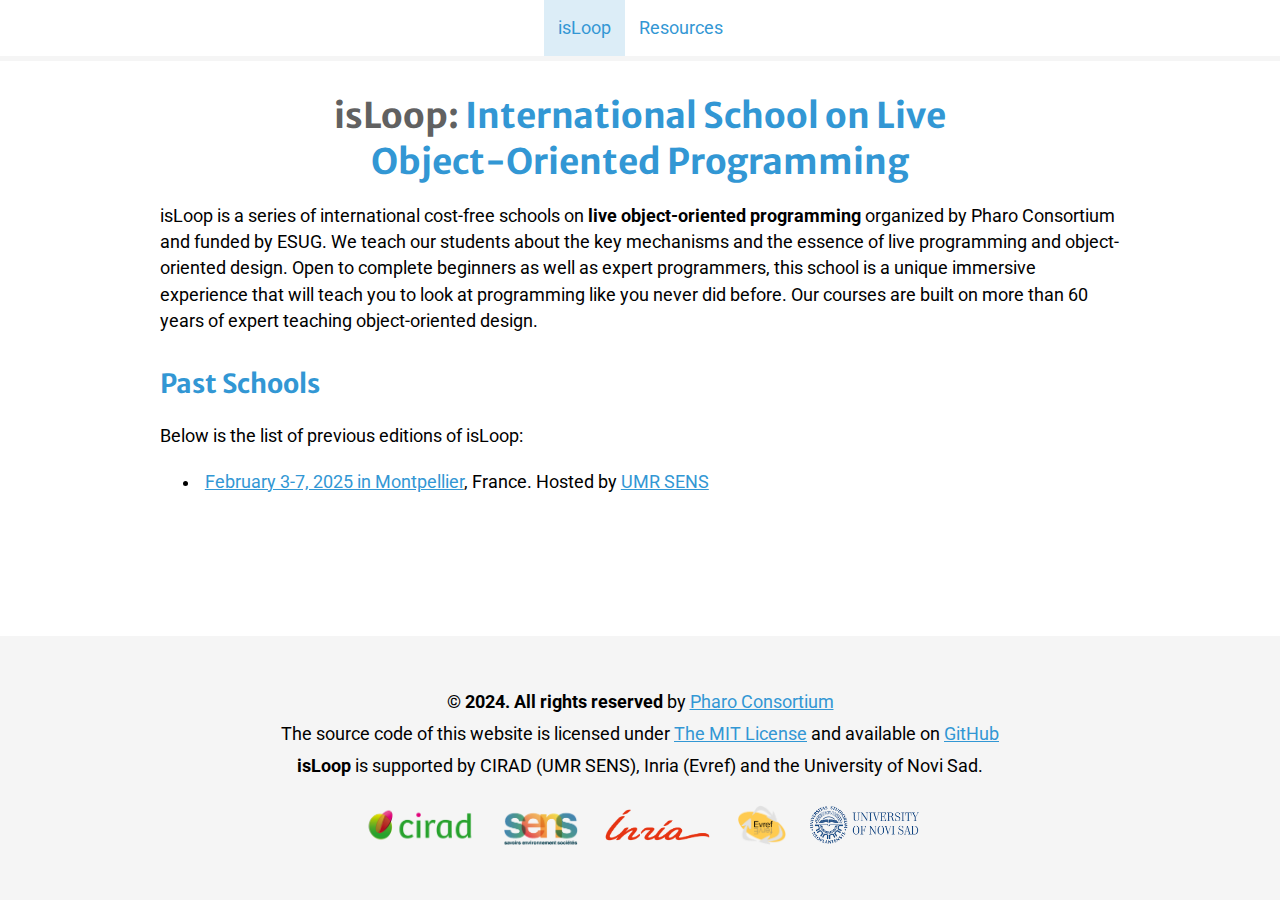
<file: website/index.html>
<!DOCTYPE html>
<html
  lang="en"
  dir="ltr"
  itemscope
  itemtype="https://schema.org/WebPage"
  prefix="og:http://ogp.me/ns#"
>
  <head>
    <meta charset="UTF-8" />
    <meta name="viewport" content="width=device-width, initial-scale=1" />

    <title>isLoop: International School on Live Object-Oriented Programming</title>

    <link rel="canonical" href="https://isloop.pharo.org" />
    <link rel="icon" type="image/png" href="./img/icons/64x64.png" />
    <!-- <link rel="manifest" href="./manifest.json" /> -->

    <!-- General -->
    <meta
      name="application-name"
      content="isLoop: International School on Live Object-Oriented Programming"
    />
    <meta name="author" content="Oleksandr Zaitsev" />
    
    <meta
      name="description"
      content="Learn advanced object-oriented programming in Pharo"
    />
    <meta
      name="keywords"
      content="pharo, summer school, winter school, object-oriented programming,
      programming, live programming, learn programming"
    />
    <meta name="referrer" content="strict-origin" />

    <!-- JSON-LD -->
    <script type="application/ld+json">
      {
        "@context": "http://schema.org",
        "@type": "Webpage",
        "url": "https://isloop.pharo.org/",
        "name": "isLoop: International School on Live Object-Oriented Programming",
        "headline": "isLoop: International School on Live Object-Oriented Programming",
        "description": "Learn advanced object-oriented programming in Pharo",
        "mainEntityOfPage": {
          "@type": "WebPage",
          "@id": "https://isloop.pharo.org"
        },
        "publisher": {
          "@type": "Person",
          "name": "Oleksandr Zaitsev"
        },
        "image": {
          "@type": "ImageObject",
          "url": "./img/montpellier.jpg",
          "width": 1000,
          "height": 667
        },
        "datePublished": "2024-11-14",
        "keywords": "pharo, summer school, winter school,
                     object-oriented programming, programming, live programming,
                     learn programming"
      }
    </script>

    <!-- Top menu icon -->
    <link
      rel="stylesheet"
      href="https://cdnjs.cloudflare.com/ajax/libs/font-awesome/4.7.0/css/font-awesome.min.css"
    />

    <link rel="stylesheet" href="./style.css" />
  </head>
  <body>
    <header>
      <nav>
        <div class="nav-buttons" id="nav-buttons">
          <a href="." rel="noopener noreferrer" class="active">isLoop</a>
          <a href="./resources" rel="noopener noreferrer">Resources</a>
          <a href="javascript:void(0);" class="icon" onclick="toggleTopMenu()">
            <i class="fa fa-bars"></i>
          </a>
        </div>
      </nav>
    </header>

    <main>
      <h1><span style="color: var(--color-dark-gray)">isLoop:</span> International School on Live
        Object-Oriented Programming</h1>
    
      <p>isLoop is a series of international cost-free schools on <b>live
        object-oriented programming</b> organized by Pharo Consortium and funded
        by ESUG. We teach our students about the key mechanisms and the essence
        of live programming and object-oriented design. Open to complete beginners
        as well as expert programmers, this school is a unique immersive experience
        that will teach you to look at programming like you never did before.
        Our courses are built on more than 60 years of expert teaching object-oriented 
        design.</p>
      
      <h2>Past Schools</h2>
    
      <p>Below is the list of previous editions of isLoop:</p>
      
      <ul>
        <li><a href="2025-montpellier" rel="noopener">February 3-7, 2025 in Montpellier</a>, France. Hosted by <a href="https://umr-sens.fr" rel="noopener">UMR SENS</a></li>
      </ul>
      
    </main>

    <footer>
      <p>
        <b>&copy; 2024. All rights reserved</b> by
        <span>
          <a href="https://consortium.pharo.org" target="_blank" rel="noopener">
            Pharo Consortium
          </a>
        </span>
      </p>
      <p>The source code of this website is licensed under
        <a
          href="https://github.com/pharo-project/isloop/blob/main/LICENSE"
          target="_blank"
          rel="license noopener noreferrer">The MIT License</a>
        and <span>available on
        <a
          href="https://github.com/pharo-project/isloop"
          target="_blank"
          rel="noopener noreferrer">GitHub</a></span>
      </p>

      <p><b>isLoop</b> is supported by CIRAD (UMR SENS), Inria (Evref)
        and the <span>University of Novi Sad.</span></p>

      <div class="footer-logos">
        <span>
          <a href="https://www.cirad.fr/" rel="noopener">
            <img src="./img/logos/cirad.png">
          </a>
          <a href="https://umr-sens.fr" rel="noopener">
            <img src="./img/logos/sens.png">
          </a>
        </span>
        <span>
          <a href="https://inria.fr/" rel="noopener">
            <img src="./img/logos/inria.png">
          </a>
          <a href="https://www.inria.fr/en/evref" rel="noopener">
            <img src="./img/logos/evref.png">
          </a>
        </span>
        <span>
          <a href="https://www.uns.ac.rs/index.php/en/" rel="noopener">
            <img src="./img/logos/novisad.png">
          </a>
        </span>
      </div>
    </footer>
    
    <script src="./emails.js"></script>
    <script src="./script.js"></script>
  </body>
</html>
</file>
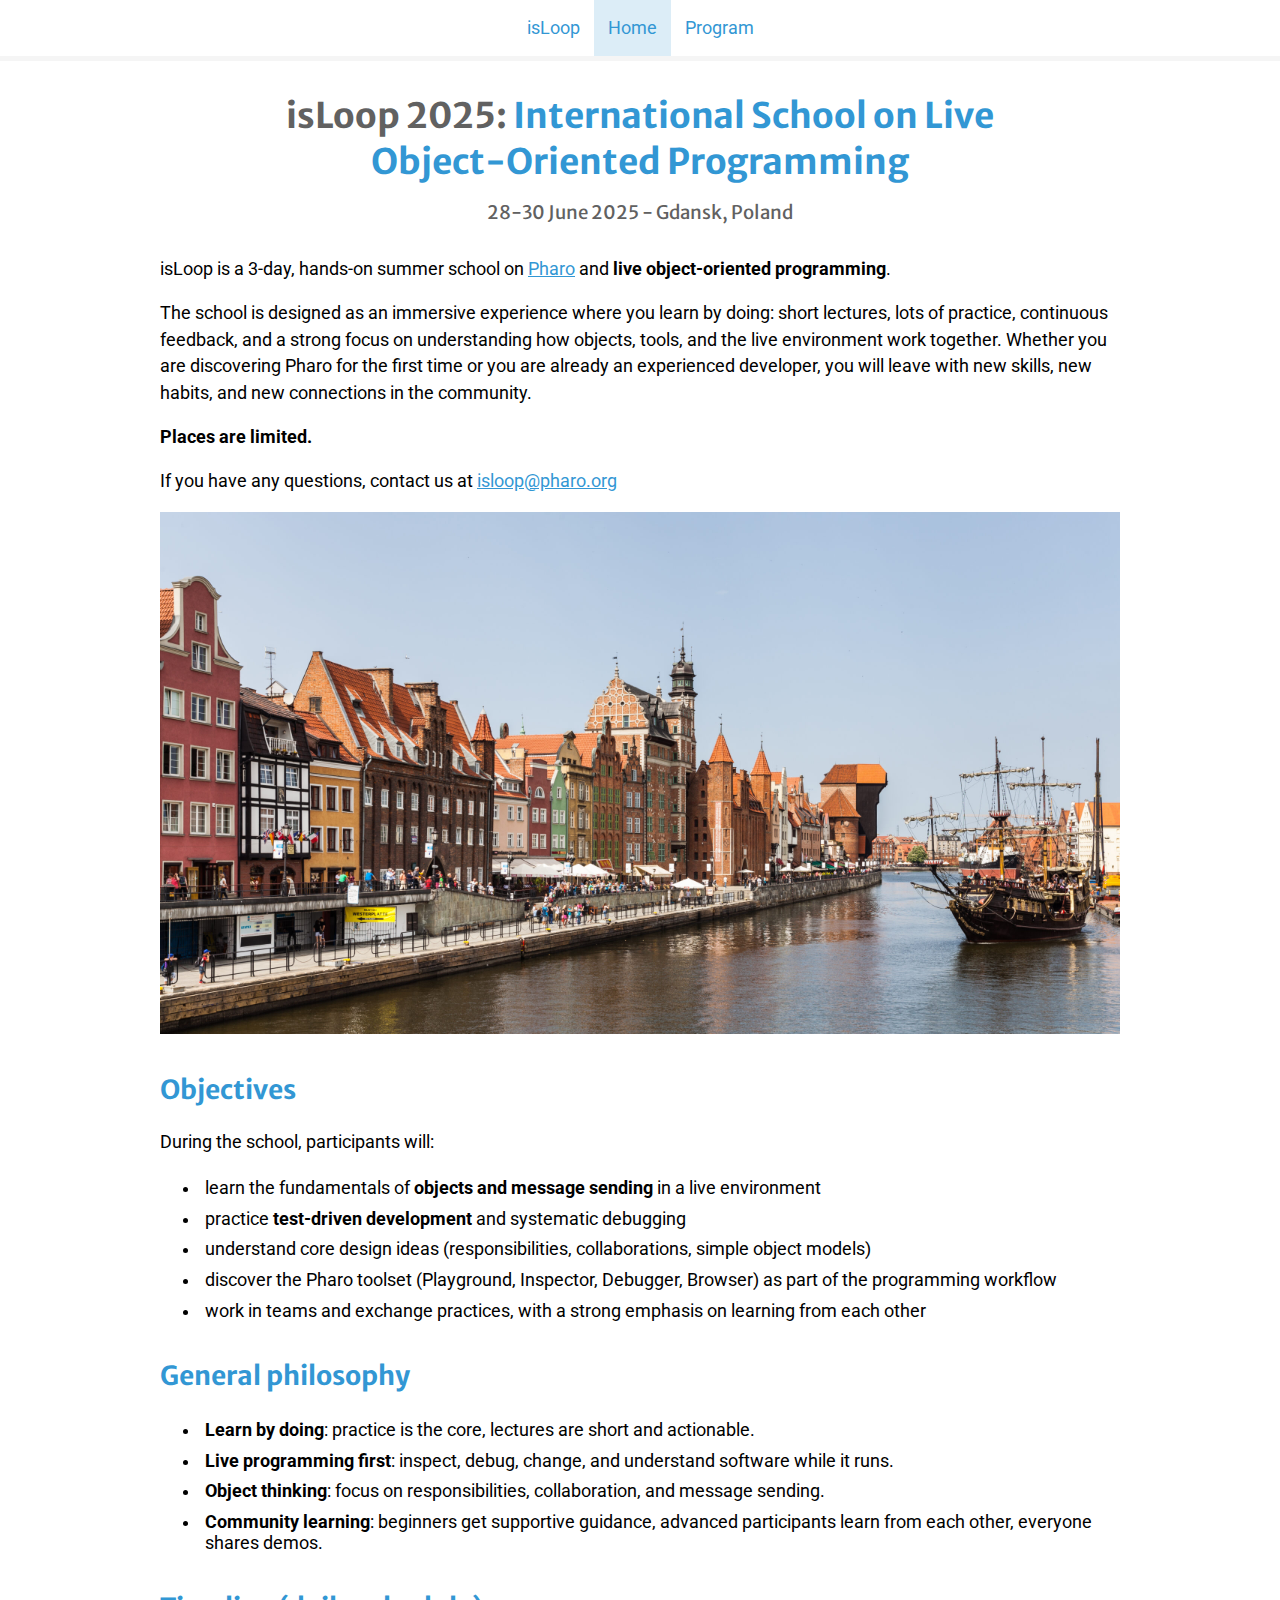
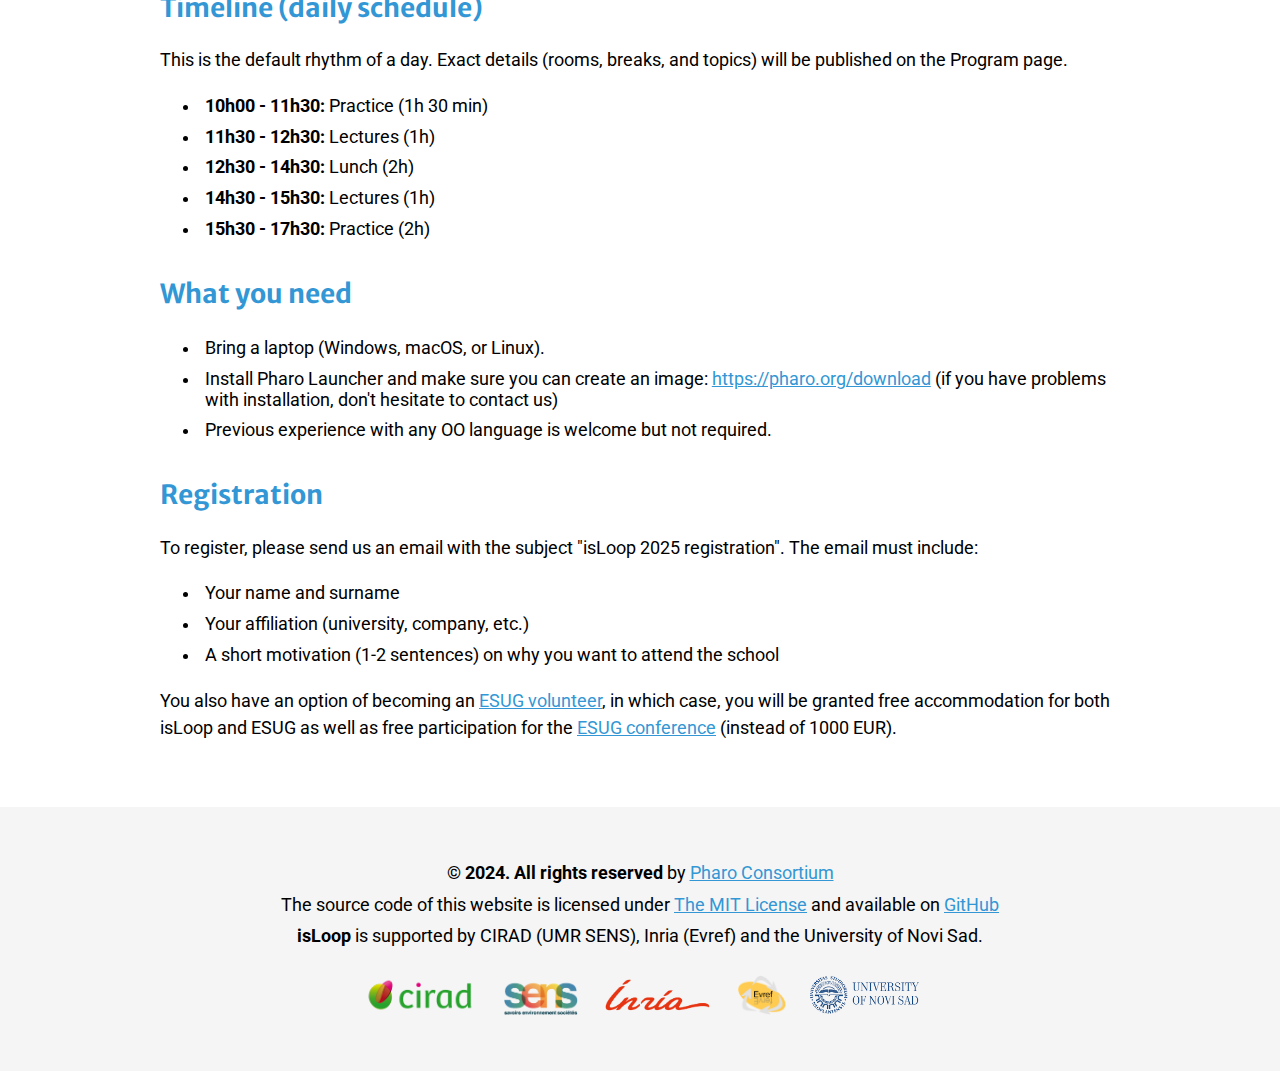
<file: website/2025-gdansk/index.html>
<!DOCTYPE html>
<html
  lang="en"
  dir="ltr"
  itemscope
  itemtype="https://schema.org/WebPage"
  prefix="og:http://ogp.me/ns#"
>
  <head>
    <meta charset="UTF-8" />
    <meta name="viewport" content="width=device-width, initial-scale=1" />

    <title>isLoop: International School on Live Object-Oriented Programming</title>

    <link rel="canonical" href="https://isloop.pharo.org" />
    <link rel="icon" type="image/png" href="./img/icons/64x64.png" />
    <!-- <link rel="manifest" href="./manifest.json" /> -->

    <!-- General -->
    <meta
      name="application-name"
      content="isLoop: International School on Live Object-Oriented Programming"
    />
    <meta name="author" content="Oleksandr Zaitsev" />
    
    <meta
      name="description"
      content="Learn advanced object-oriented programming in Pharo"
    />
    <meta
      name="keywords"
      content="pharo, summer school, winter school, object-oriented programming,
      programming, live programming, learn programming"
    />
    <meta name="referrer" content="strict-origin" />

    <!-- JSON-LD -->
    <script type="application/ld+json">
      {
        "@context": "http://schema.org",
        "@type": "Webpage",
        "url": "https://isloop.pharo.org/",
        "name": "isLoop: International School on Live Object-Oriented Programming",
        "headline": "isLoop: International School on Live Object-Oriented Programming",
        "description": "Learn advanced object-oriented programming in Pharo",
        "mainEntityOfPage": {
          "@type": "WebPage",
          "@id": "https://isloop.pharo.org"
        },
        "publisher": {
          "@type": "Person",
          "name": "Oleksandr Zaitsev"
        },
        "image": {
          "@type": "ImageObject",
          "url": "./img/gdansk.jpg",
          "width": 1000,
          "height": 667
        },
        "datePublished": "2026-03-02",
        "keywords": "pharo, summer school, object-oriented programming, programming, live programming, learn programming"
      }
    </script>

    <!-- Top menu icon -->
    <link
      rel="stylesheet"
      href="https://cdnjs.cloudflare.com/ajax/libs/font-awesome/4.7.0/css/font-awesome.min.css"
    />

    <link rel="stylesheet" href="./style.css" />
  </head>
  <body>
    <header>
      <nav>
        <div class="nav-buttons" id="nav-buttons">
          <a href=".." rel="noopener noreferrer">isLoop</a>
          <a href="" rel="noopener noreferrer" class="active">Home</a>
          <a href="./program" rel="noopener noreferrer">Program</a>
          <a href="javascript:void(0);" class="icon" onclick="toggleTopMenu()">
            <i class="fa fa-bars"></i>
          </a>
        </div>
      </nav>
    </header>
    
    <main>
      <h1><span style="color: var(--color-dark-gray)">isLoop 2025:</span> International School on Live
        Object-Oriented Programming</h1>

      <h5>28-30 June 2025 - Gdansk, Poland</h5>
    
      <p>isLoop is a 3-day, hands-on summer school on <a href="https://pharo.org" target="_blank" rel="noopener noreferrer">Pharo</a> and <b>live object-oriented programming</b>.</p>

      <p>The school is designed as an immersive experience where you learn by doing: short lectures, lots of practice, continuous feedback, and a strong focus on understanding how objects, tools, and the live environment work together. Whether you are discovering Pharo for the first time or you are already an experienced developer, you will leave with new skills, new habits, and new connections in the community.</p>

      <p><b>Places are limited.</b></p>

      <p>If you have any questions, contact us at 

        <!-- Obfuscated email address -->
        <a id="mlink1" href="#">
          <span class="ltrText">
            gro&#46;or<!-- bots -->ahp&#64;<!--
            -->poo<!-- go away -->lsi
          </span>
        </a> 
      </p>

      <img class="banner" src="./img/gdansk.jpg" />

      <h2>Objectives</h2>

      <p>During the school, participants will:</p>

      <ul>
        <li>learn the fundamentals of <b>objects and message sending</b> in a live environment</li>
        <li>practice <b>test-driven development</b> and systematic debugging</li>
        <li>understand core design ideas (responsibilities, collaborations, simple object models)</li>
        <li>discover the Pharo toolset (Playground, Inspector, Debugger, Browser) as part of the programming workflow</li>
        <li>work in teams and exchange practices, with a strong emphasis on learning from each other</li>
      </ul>

      <h2>General philosophy</h2>

      <ul>
        <li><b>Learn by doing</b>: practice is the core, lectures are short and actionable.</li>
        <li><b>Live programming first</b>: inspect, debug, change, and understand software while it runs.</li>
        <li><b>Object thinking</b>: focus on responsibilities, collaboration, and message sending.</li>
        <li><b>Community learning</b>: beginners get supportive guidance, advanced participants learn from each other, everyone shares demos.</li>
      </ul>
      
      <h2>Timeline (daily schedule)</h2>

      <p>This is the default rhythm of a day. Exact details (rooms, breaks, and topics) will be published on the Program page.</p>
      
      <ul>
        <li><b>10h00 - 11h30:</b> Practice (1h 30 min)</li>
        <li><b>11h30 - 12h30:</b> Lectures (1h)</li>
        <li><b>12h30 - 14h30:</b> Lunch (2h)</li>
        <li><b>14h30 - 15h30:</b> Lectures (1h)</li>
        <li><b>15h30 - 17h30:</b> Practice (2h)</li>
      </ul>

      <h2>What you need</h2>

      <ul>
        <li>Bring a laptop (Windows, macOS, or Linux).</li>
        <li>Install Pharo Launcher and make sure you can create an image:
          <a
            target="_blank"
            rel="noopener noreferrer"
            href="https://pharo.org/download"
          >https://pharo.org/download</a>
          (if you have problems with installation, don't hesitate to contact us)
        </li>
        <li>Previous experience with any OO language is welcome but not required.</li>
      </ul>

      <h2>Registration</h2>
    
      <p>To register, please send us an email with the subject "isLoop 2025 registration". The email must include:</p>
      
      <ul>
        <li>Your name and surname</li>
        <li>Your affiliation (university, company, etc.)</li>
        <li>A short motivation (1-2 sentences) on why you want to attend the school</li>
      </ul>

      <p>You also have an option of becoming an
        <a
          target="_blank"
          rel="noopener noreferrer"
          href="https://esug.org/2025-Conference/callForStudents2025.html"
        >ESUG volunteer</a>,
        in which case, you will be granted free accommodation for both isLoop and ESUG as well as free participation for the
        <a
          target="_blank"
          rel="noopener noreferrer"
          href="https://esug.org/2025-Conference/conf2025.html"
        >ESUG conference</a>
        (instead of 1000 EUR).</p>

      
    </main>

    <footer>
      <p>
        <b>&copy; 2024. All rights reserved</b> by
        <span>
          <a href="https://consortium.pharo.org" target="_blank" rel="noopener">
            Pharo Consortium
          </a>
        </span>
      </p>
      <p>The source code of this website is licensed under
        <a
          href="https://github.com/pharo-project/isloop/blob/main/LICENSE"
          target="_blank"
          rel="license noopener noreferrer">The MIT License</a>
        and <span>available on
        <a
          href="https://github.com/pharo-project/isloop"
          target="_blank"
          rel="noopener noreferrer">GitHub</a></span>
      </p>

      <p><b>isLoop</b> is supported by CIRAD (UMR SENS), Inria (Evref)
        and the <span>University of Novi Sad.</span></p>

      <div class="footer-logos">
        <span>
          <a href="https://www.cirad.fr/" rel="noopener">
            <img src="./img/logos/cirad.png">
          </a>
          <a href="https://umr-sens.fr" rel="noopener">
            <img src="./img/logos/sens.png">
          </a>
        </span>
        <span>
          <a href="https://inria.fr/" rel="noopener">
            <img src="./img/logos/inria.png">
          </a>
          <a href="https://www.inria.fr/en/evref" rel="noopener">
            <img src="./img/logos/evref.png">
          </a>
        </span>
        <span>
          <a href="https://www.uns.ac.rs/index.php/en/" rel="noopener">
            <img src="./img/logos/novisad.png">
          </a>
        </span>
      </div>
    </footer>
    
    <script src="./emails.js"></script>
    <script src="./script.js"></script>
  </body>
</html>
</file>
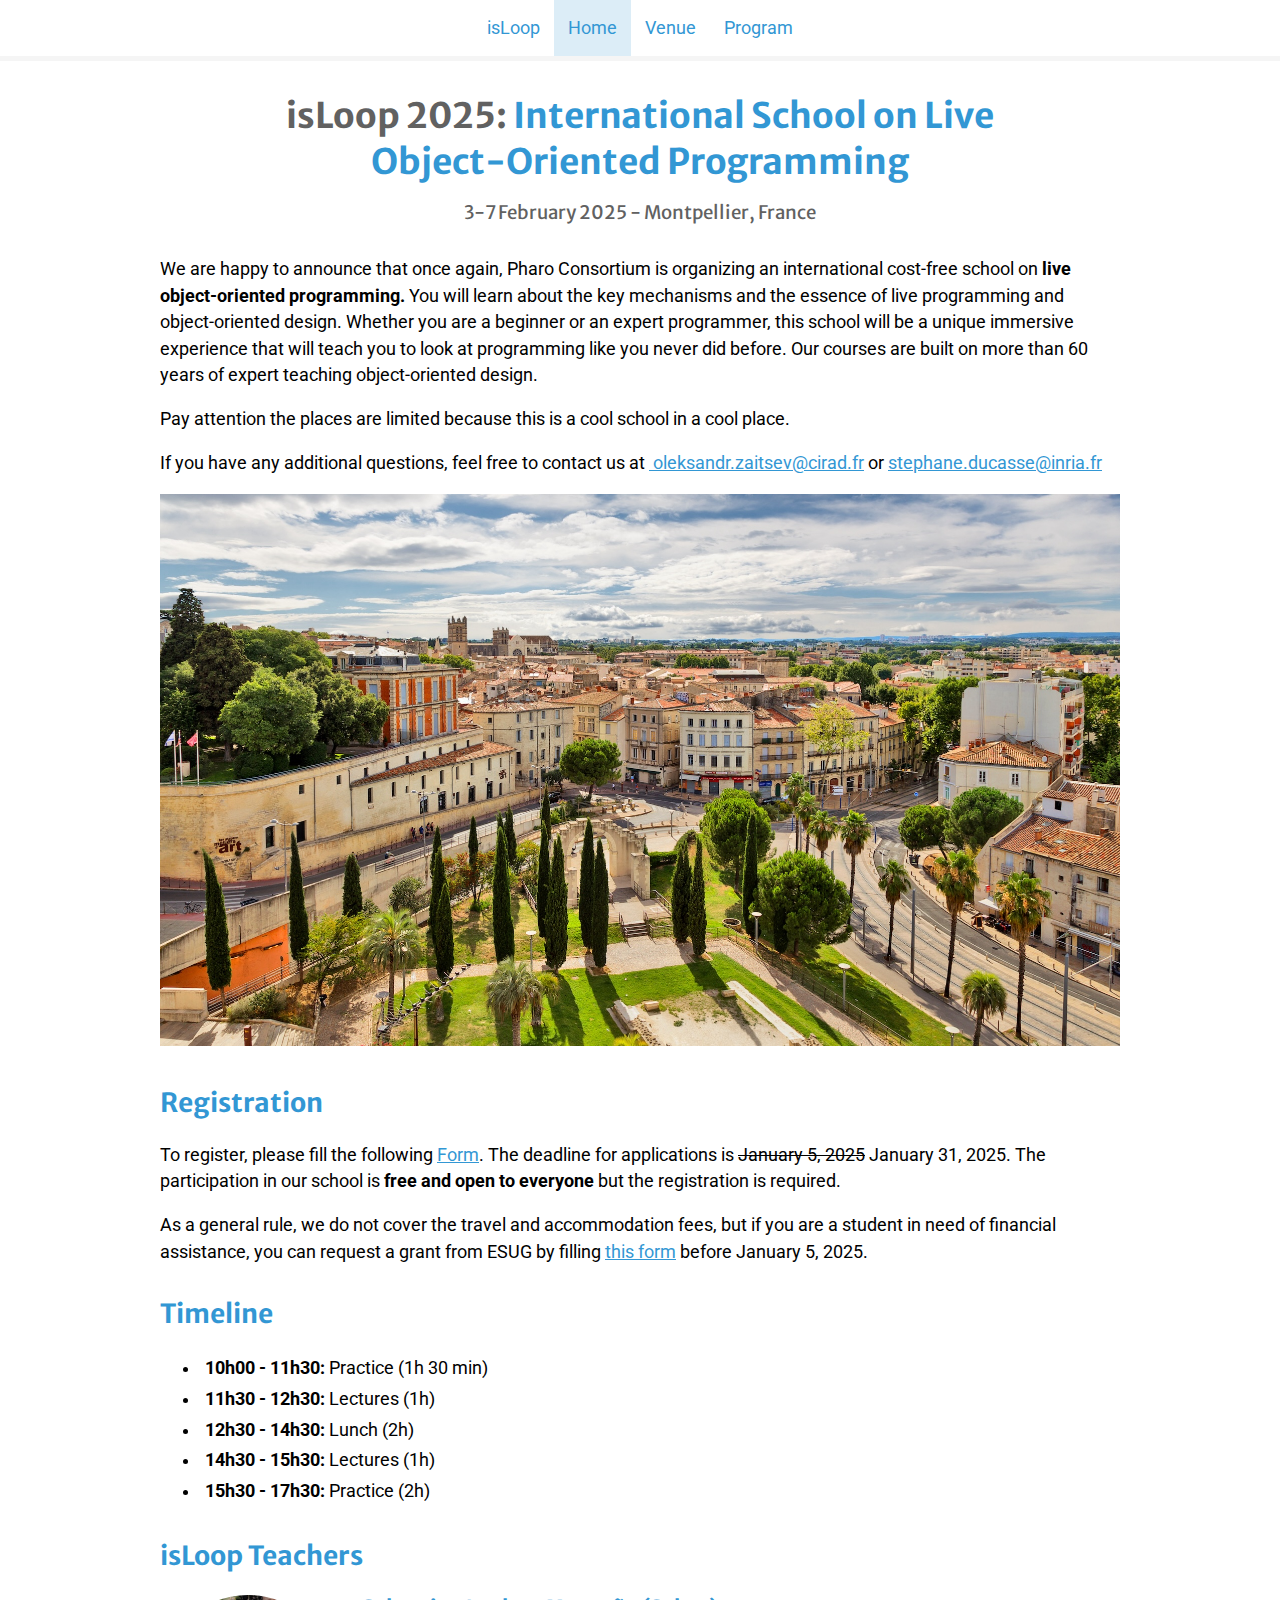
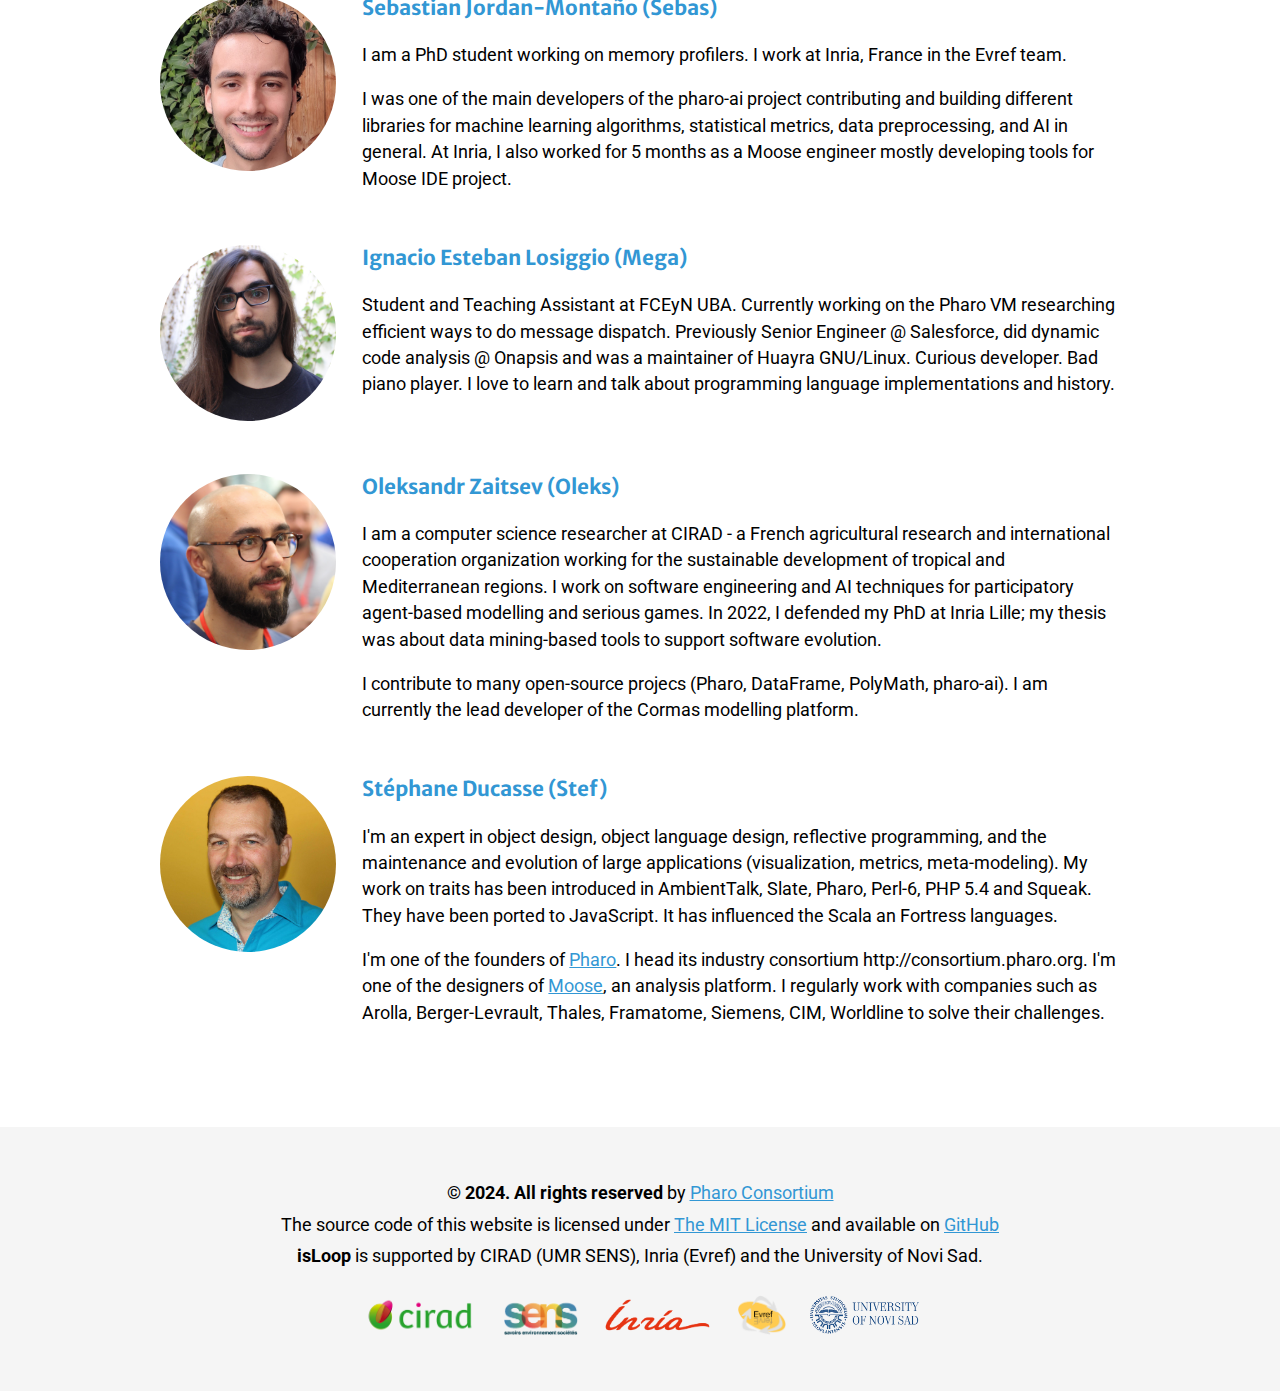
<file: website/2025-montpellier/index.html>
<!DOCTYPE html>
<html
  lang="en"
  dir="ltr"
  itemscope
  itemtype="https://schema.org/WebPage"
  prefix="og:http://ogp.me/ns#"
>
  <head>
    <meta charset="UTF-8" />
    <meta name="viewport" content="width=device-width, initial-scale=1" />

    <title>isLoop: International School on Live Object-Oriented Programming</title>

    <link rel="canonical" href="https://isloop.pharo.org" />
    <link rel="icon" type="image/png" href="./img/icons/64x64.png" />
    <!-- <link rel="manifest" href="./manifest.json" /> -->

    <!-- General -->
    <meta
      name="application-name"
      content="isLoop: International School on Live Object-Oriented Programming"
    />
    <meta name="author" content="Oleksandr Zaitsev" />
    
    <meta
      name="description"
      content="Learn advanced object-oriented programming in Pharo"
    />
    <meta
      name="keywords"
      content="pharo, summer school, winter school, object-oriented programming,
      programming, live programming, learn programming"
    />
    <meta name="referrer" content="strict-origin" />

    <!-- JSON-LD -->
    <script type="application/ld+json">
      {
        "@context": "http://schema.org",
        "@type": "Webpage",
        "url": "https://isloop.pharo.org/",
        "name": "isLoop: International School on Live Object-Oriented Programming",
        "headline": "isLoop: International School on Live Object-Oriented Programming",
        "description": "Learn advanced object-oriented programming in Pharo",
        "mainEntityOfPage": {
          "@type": "WebPage",
          "@id": "https://isloop.pharo.org"
        },
        "publisher": {
          "@type": "Person",
          "name": "Oleksandr Zaitsev"
        },
        "image": {
          "@type": "ImageObject",
          "url": "./img/montpellier.jpg",
          "width": 1000,
          "height": 667
        },
        "datePublished": "2024-11-14",
        "keywords": "pharo, summer school, winter school,
                     object-oriented programming, programming, live programming,
                     learn programming"
      }
    </script>

    <!-- Top menu icon -->
    <link
      rel="stylesheet"
      href="https://cdnjs.cloudflare.com/ajax/libs/font-awesome/4.7.0/css/font-awesome.min.css"
    />

    <link rel="stylesheet" href="./style.css" />
  </head>
  <body>
    <header>
      <nav>
        <div class="nav-buttons" id="nav-buttons">
          <a href=".." rel="noopener noreferrer">isLoop</a>
          <a href="" rel="noopener noreferrer" class="active">Home</a>
          <a href="./venue" rel="noopener noreferrer">Venue</a>
          <a href="./program" rel="noopener noreferrer">Program</a>
          <a href="javascript:void(0);" class="icon" onclick="toggleTopMenu()">
            <i class="fa fa-bars"></i>
          </a>
        </div>
      </nav>
    </header>
    
    <main>
      <h1><span style="color: var(--color-dark-gray)">isLoop 2025:</span> International School on Live
        Object-Oriented Programming</h1>

      <h5>3-7 February 2025 - Montpellier, France</h5>
    
      <p>We are happy to announce that once again, Pharo Consortium is
        organizing an international cost-free school on <b>live
        object-oriented programming.</b> You will learn about the key mechanisms
        and the essence of live programming and object-oriented design. Whether
        you are a beginner or an expert programmer, this school will be a unique
        immersive experience that will teach you to look at programming like you
        never did before. Our courses are built on more than 60 years of expert
        teaching object-oriented design.</p>

      <p>Pay attention the places are limited because this is a cool
        school in a cool place.</p>
      <p>
        If you have any additional questions, feel free to contact us at
      
        <!-- Obfuscated email address -->
        <a id="mlink1" href="#">
          <span class="ltrText">
            rf&#46;dar<!-- bots -->ic&#64;<!--
            -->vest<!-- go -->iaz&#46;rdnask<!-- away -->elo
          </span>
        </a> 
        
        &nbsp;or 
      
        <!-- Obfuscated email address -->
        <a id="mlink2" href="#">
          <span class="ltrText">
            rf&#46;air<!-- bots -->ni&#64;<!-- 
            -->essa<!-- go -->cud&#46;enahp<!-- away -->ets
          </span>
        </a>
      </p>

      <img class="banner" src="./img/montpellier2.jpeg" />
      
      <h2>Registration</h2>
    
      <p>To register, please fill the following
        <a
          target="_blank"
          rel="noopener noreferrer"
          href="https://forms.gle/ZAe5GzcHY5n41Lpz5"
        >Form</a>.
        The deadline for applications is <s>January 5, 2025</s> January 31, 2025. The participation in our 
        school is <b>free and open to everyone</b> but the registration is
        required.</p>
      
      <p>As a general rule, we do not cover the travel and accommodation
        fees, but if you are a student in need of financial assistance, you can
        request a grant from ESUG by filling
        <a
          href="https://forms.gle/PeuZyDTexkgRs9jC9"
          target="_blank"
          rel="noopener noreferrer"
        >this form</a> before January 5, 2025.</p>
      
      <h2>Timeline</h2>
      
      <ul>
        <li><b>10h00 - 11h30:</b> Practice (1h 30 min)</li>
        <li><b>11h30 - 12h30:</b> Lectures (1h)</li>
        <li><b>12h30 - 14h30:</b> Lunch (2h)</li>
        <li><b>14h30 - 15h30:</b> Lectures (1h)</li>
        <li><b>15h30 - 17h30:</b> Practice (2h)</li>
      </ul>
      
      <h2>isLoop Teachers</h2>

      <div class="teacher-container">
        <img class="teacher-photo" src="./img/portraits/sebastian.jpeg" />
        
        <div class="teacher-text">
          <h3>Sebastian Jordan-Montaño (Sebas)</h3>
      
          <p>I am a PhD student working on memory profilers. I work at Inria,
            France in the Evref team.</p>
      
          <p>I was one of the main developers of the pharo-ai project contributing
            and building different libraries for machine learning algorithms,
            statistical metrics, data preprocessing, and AI in general. At Inria,
            I also worked for 5 months as a Moose engineer mostly developing tools
            for Moose IDE project.</p>
        </div>
      </div>
      
      <div class="teacher-container">
        <img class="teacher-photo" src="./img/portraits/mega.jpeg" />
        
        <div class="teacher-text">
          <h3>Ignacio Esteban Losiggio (Mega)</h3>
      
          <p>Student and Teaching Assistant at FCEyN UBA. Currently working on the Pharo VM researching efficient ways to do message dispatch. Previously Senior Engineer @ Salesforce, did dynamic code analysis @ Onapsis and was a maintainer of Huayra GNU/Linux. Curious developer. Bad piano player. I love to learn and talk about programming language implementations and history.</p>
        </div>
      </div>

      <div class="teacher-container">
        <img class="teacher-photo" src="./img/portraits/oleksandr.jpeg" />
        
        <div class="teacher-text">
          <h3>Oleksandr Zaitsev (Oleks)</h3>
      
          <p>I am a computer science researcher at CIRAD - a French agricultural
            research and international cooperation organization working for the
            sustainable development of tropical and Mediterranean regions.
            I work on software engineering and AI techniques for participatory
            agent-based modelling and serious games. In 2022, I defended my PhD at
            Inria Lille; my thesis was about data mining-based tools to support
            software evolution.</p>
          
          <p>I contribute to many open-source projecs (Pharo, DataFrame,
            PolyMath, pharo-ai). I am currently the lead developer of the Cormas
            modelling platform.</p>
        </div>
      </div>

      <div class="teacher-container">
        <img class="teacher-photo" src="./img/portraits/stephane.jpeg" />

        <div class="teacher-text">
          <h3>Stéphane Ducasse (Stef)</h3>
      
          <p>I'm an expert in object design, object language design, reflective
            programming, and the maintenance and evolution of large applications
            (visualization, metrics, meta-modeling). My work on traits has been 
            introduced in AmbientTalk, Slate, Pharo, Perl-6, PHP 5.4 and Squeak.
            They have been ported to JavaScript. It has influenced the Scala an
            Fortress languages.</p>
        
          <p>I'm one of the founders of <a href="http://pharo.org">Pharo</a>.
            I head its industry consortium http://consortium.pharo.org. I'm one
            of the designers of <a href="https://modularmoose.org">Moose</a>, an
            analysis platform. I regularly work with companies such as Arolla,
            Berger-Levrault, Thales, Framatome, Siemens, CIM, Worldline to solve
            their challenges.</p>
        </div>
      </div>
    </main>

    <footer>
      <p>
        <b>&copy; 2024. All rights reserved</b> by
        <span>
          <a href="https://consortium.pharo.org" target="_blank" rel="noopener">
            Pharo Consortium
          </a>
        </span>
      </p>
      <p>The source code of this website is licensed under
        <a
          href="https://github.com/pharo-project/isloop/blob/main/LICENSE"
          target="_blank"
          rel="license noopener noreferrer">The MIT License</a>
        and <span>available on
        <a
          href="https://github.com/pharo-project/isloop"
          target="_blank"
          rel="noopener noreferrer">GitHub</a></span>
      </p>

      <p><b>isLoop</b> is supported by CIRAD (UMR SENS), Inria (Evref)
        and the <span>University of Novi Sad.</span></p>

      <div class="footer-logos">
        <span>
          <a href="https://www.cirad.fr/" rel="noopener">
            <img src="./img/logos/cirad.png">
          </a>
          <a href="https://umr-sens.fr" rel="noopener">
            <img src="./img/logos/sens.png">
          </a>
        </span>
        <span>
          <a href="https://inria.fr/" rel="noopener">
            <img src="./img/logos/inria.png">
          </a>
          <a href="https://www.inria.fr/en/evref" rel="noopener">
            <img src="./img/logos/evref.png">
          </a>
        </span>
        <span>
          <a href="https://www.uns.ac.rs/index.php/en/" rel="noopener">
            <img src="./img/logos/novisad.png">
          </a>
        </span>
      </div>
    </footer>
    
    <script src="./emails.js"></script>
    <script src="./script.js"></script>
  </body>
</html>
</file>
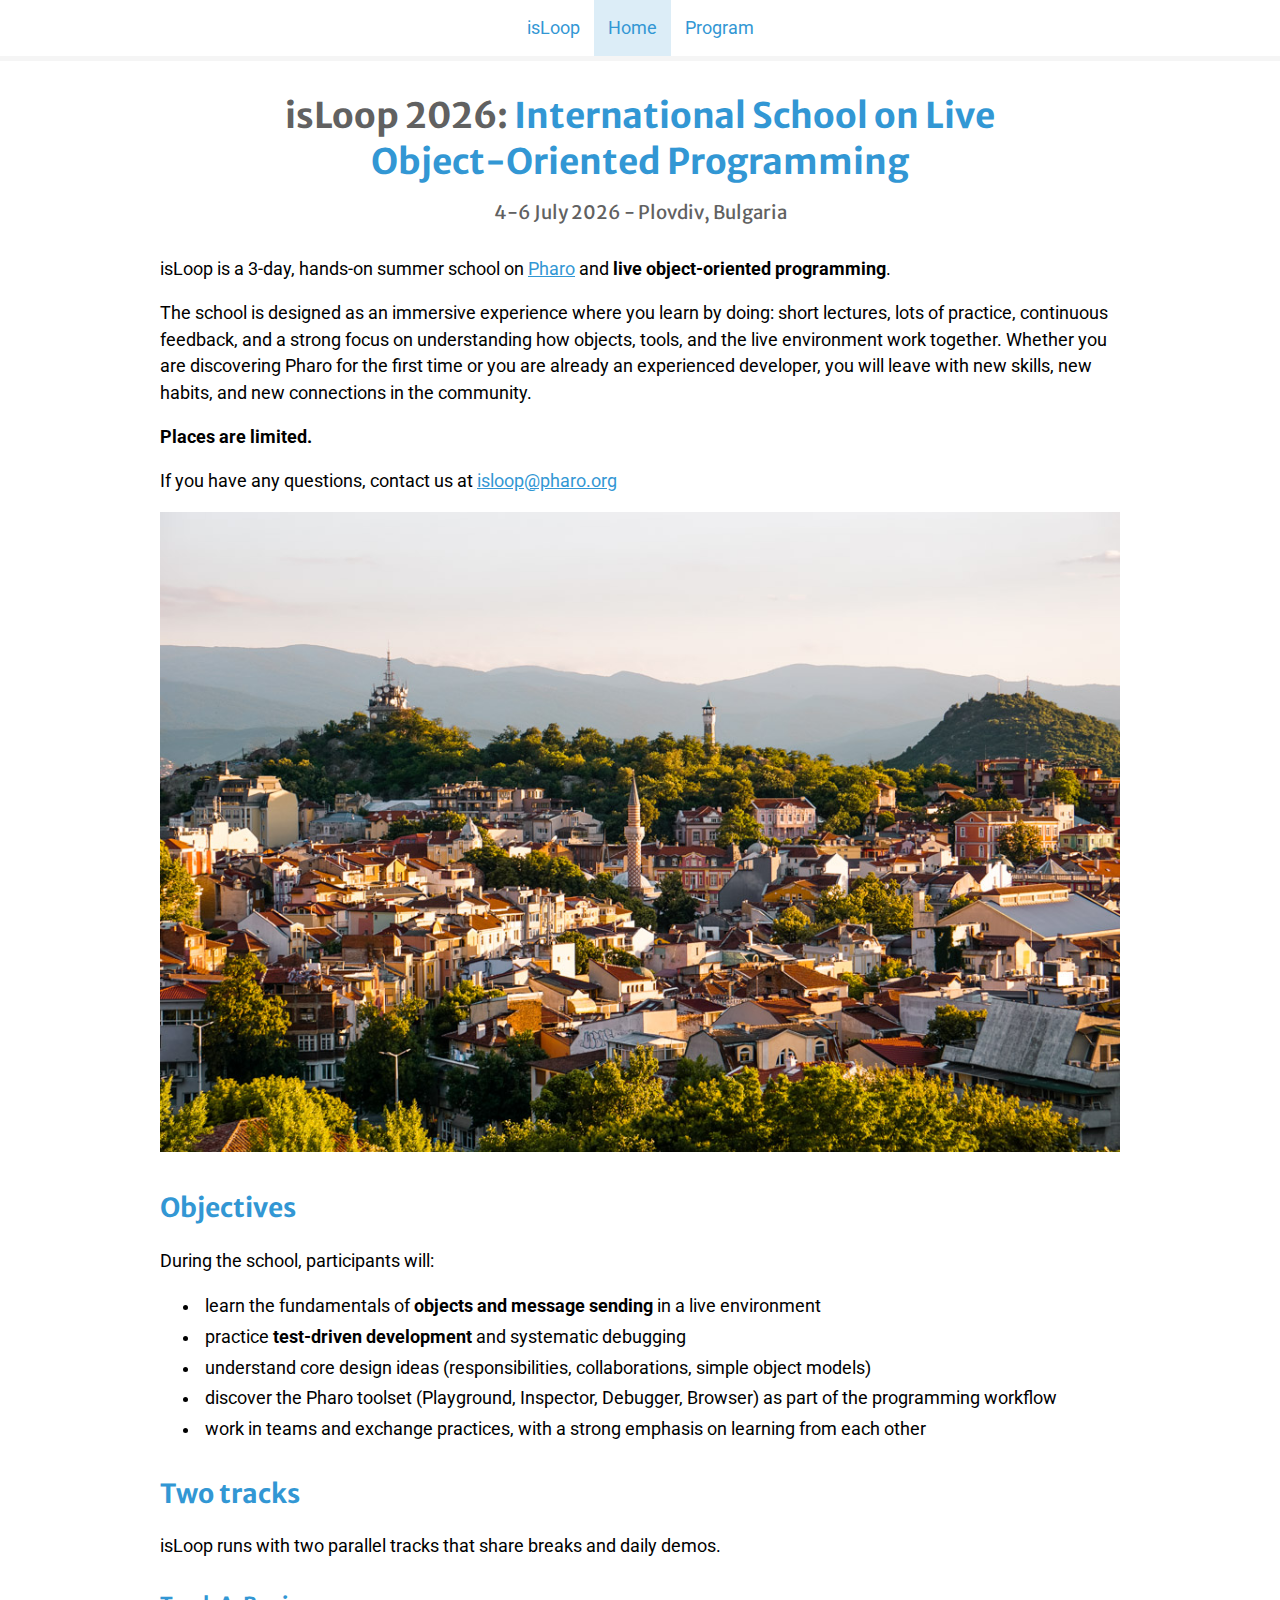
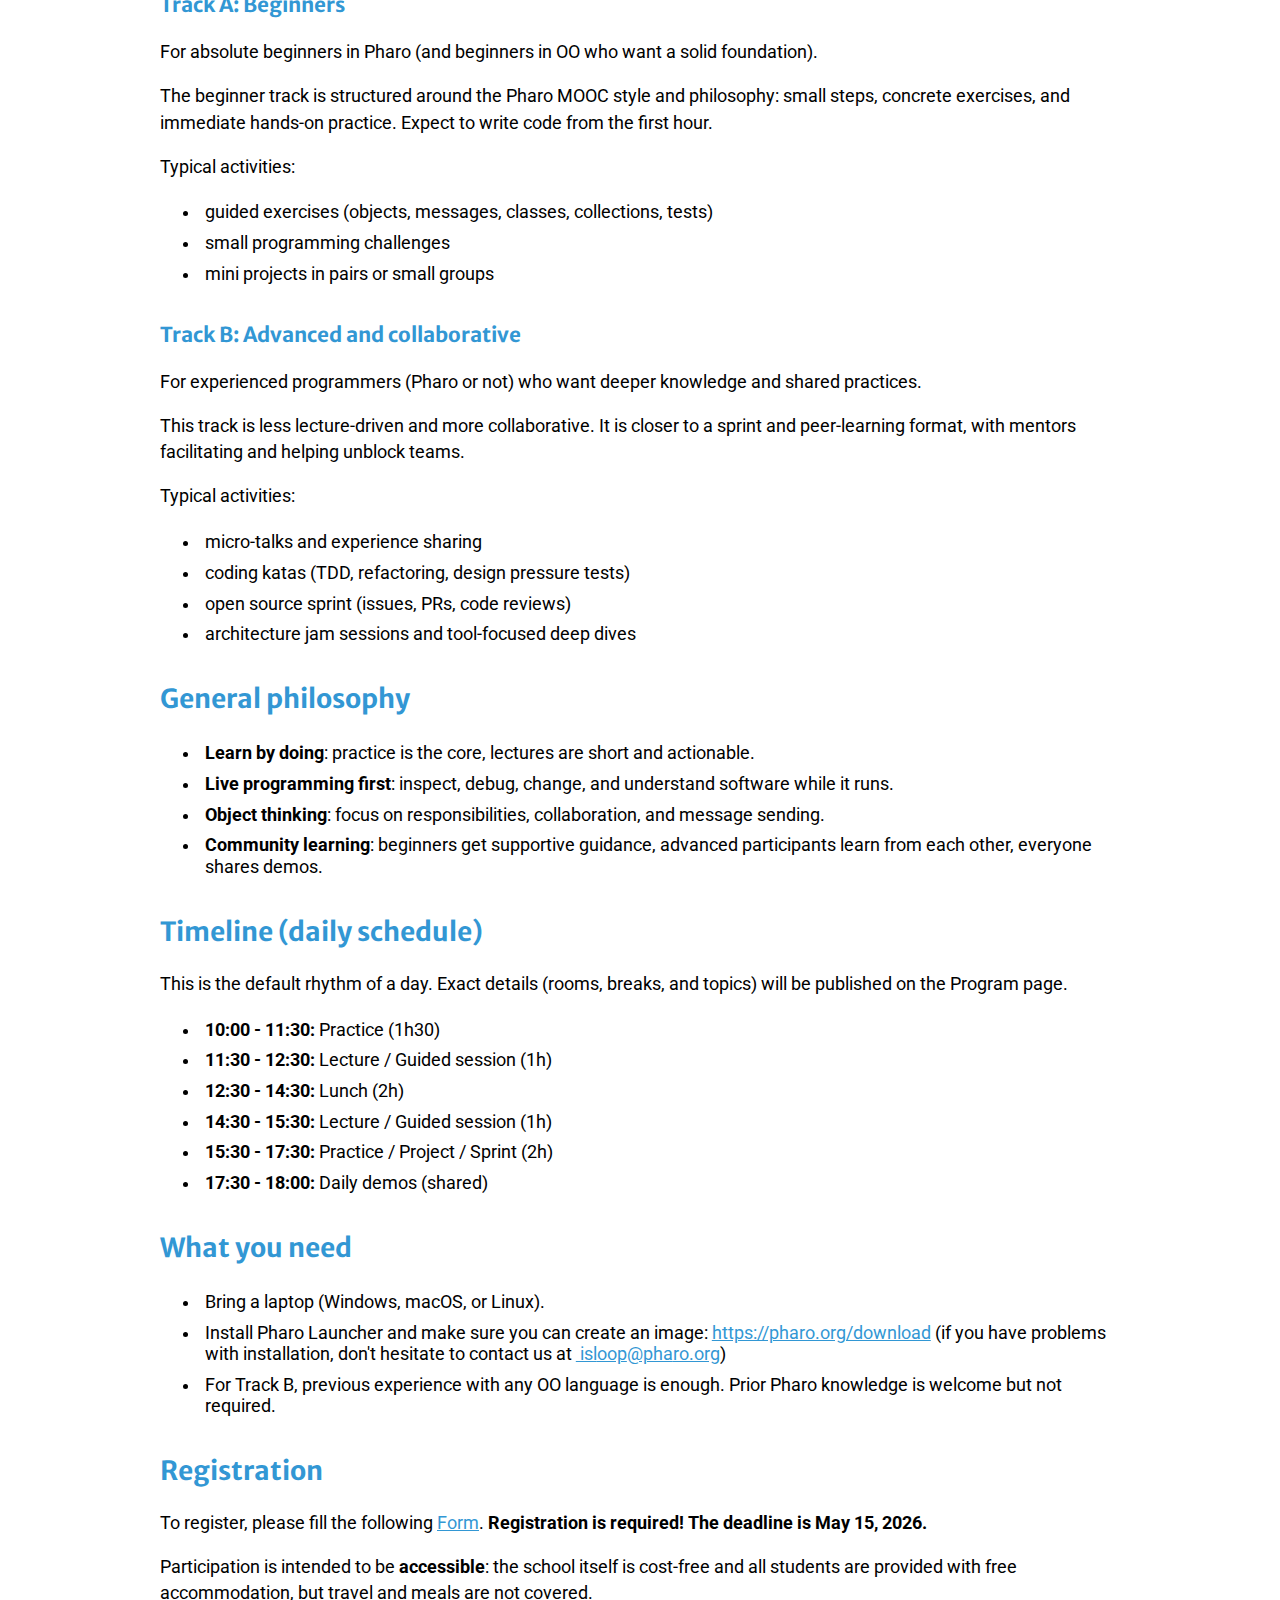
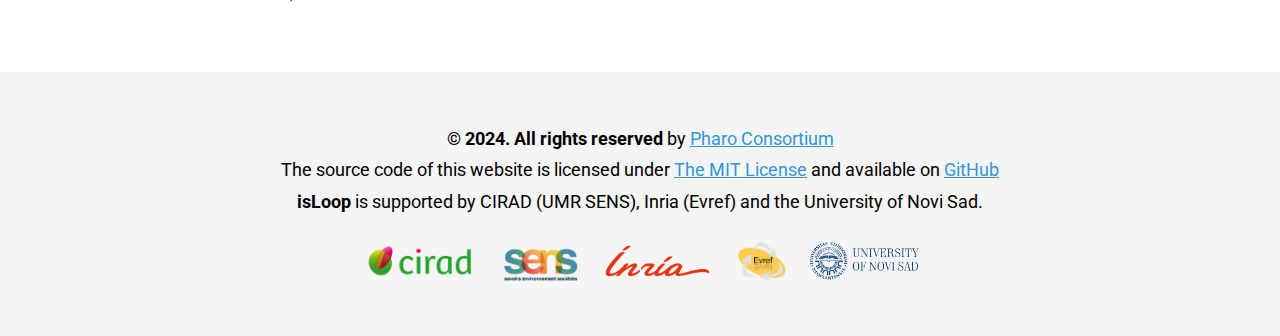
<file: website/2026-plovdiv/index.html>
<!DOCTYPE html>
<html
  lang="en"
  dir="ltr"
  itemscope
  itemtype="https://schema.org/WebPage"
  prefix="og:http://ogp.me/ns#"
>
  <head>
    <meta charset="UTF-8" />
    <meta name="viewport" content="width=device-width, initial-scale=1" />

    <title>isLoop: International School on Live Object-Oriented Programming</title>

    <link rel="canonical" href="https://isloop.pharo.org" />
    <link rel="icon" type="image/png" href="./img/icons/64x64.png" />
    <!-- <link rel="manifest" href="./manifest.json" /> -->

    <!-- General -->
    <meta
      name="application-name"
      content="isLoop: International School on Live Object-Oriented Programming"
    />
    <meta name="author" content="Oleksandr Zaitsev" />
    
    <meta
      name="description"
      content="Learn advanced object-oriented programming in Pharo"
    />
    <meta
      name="keywords"
      content="pharo, summer school, winter school, object-oriented programming,
      programming, live programming, learn programming"
    />
    <meta name="referrer" content="strict-origin" />

    <!-- JSON-LD -->
    <script type="application/ld+json">
      {
        "@context": "http://schema.org",
        "@type": "Webpage",
        "url": "https://isloop.pharo.org/",
        "name": "isLoop: International School on Live Object-Oriented Programming",
        "headline": "isLoop: International School on Live Object-Oriented Programming",
        "description": "Learn advanced object-oriented programming in Pharo",
        "mainEntityOfPage": {
          "@type": "WebPage",
          "@id": "https://isloop.pharo.org"
        },
        "publisher": {
          "@type": "Person",
          "name": "Oleksandr Zaitsev"
        },
        "image": {
          "@type": "ImageObject",
          "url": "./img/plovdiv.jpg",
          "width": 1000,
          "height": 667
        },
        "datePublished": "2026-03-02",
        "keywords": "pharo, summer school, object-oriented programming, programming, live programming, learn programming"
      }
    </script>

    <!-- Top menu icon -->
    <link
      rel="stylesheet"
      href="https://cdnjs.cloudflare.com/ajax/libs/font-awesome/4.7.0/css/font-awesome.min.css"
    />

    <link rel="stylesheet" href="./style.css" />
  </head>
  <body>
    <header>
      <nav>
        <div class="nav-buttons" id="nav-buttons">
          <a href=".." rel="noopener noreferrer">isLoop</a>
          <a href="" rel="noopener noreferrer" class="active">Home</a>
          <a href="./program" rel="noopener noreferrer">Program</a>
          <a href="javascript:void(0);" class="icon" onclick="toggleTopMenu()">
            <i class="fa fa-bars"></i>
          </a>
        </div>
      </nav>
    </header>
    
    <main>
      <h1><span style="color: var(--color-dark-gray)">isLoop 2026:</span> International School on Live
        Object-Oriented Programming</h1>

      <h5>4-6 July 2026 - Plovdiv, Bulgaria</h5>
    
      <p>isLoop is a 3-day, hands-on summer school on <a href="https://pharo.org" target="_blank" rel="noopener noreferrer">Pharo</a> and <b>live object-oriented programming</b>.</p>

      <p>The school is designed as an immersive experience where you learn by doing: short lectures, lots of practice, continuous feedback, and a strong focus on understanding how objects, tools, and the live environment work together. Whether you are discovering Pharo for the first time or you are already an experienced developer, you will leave with new skills, new habits, and new connections in the community.</p>

      <p><b>Places are limited.</b></p>

      <p>If you have any questions, contact us at 

        <!-- Obfuscated email address -->
        <a id="mlink1" href="#">
          <span class="ltrText">
            gro&#46;or<!-- bots -->ahp&#64;<!--
            -->poo<!-- go away -->lsi
          </span>
        </a> 
      </p>

      <img class="banner" src="./img/plovdiv.jpg" />

      <h2>Objectives</h2>

      <p>During the school, participants will:</p>

      <ul>
        <li>learn the fundamentals of <b>objects and message sending</b> in a live environment</li>
        <li>practice <b>test-driven development</b> and systematic debugging</li>
        <li>understand core design ideas (responsibilities, collaborations, simple object models)</li>
        <li>discover the Pharo toolset (Playground, Inspector, Debugger, Browser) as part of the programming workflow</li>
        <li>work in teams and exchange practices, with a strong emphasis on learning from each other</li>
      </ul>

      <h2>Two tracks</h2>

      <p>isLoop runs with two parallel tracks that share breaks and daily demos.</p>

      <h3>Track A: Beginners</h3>

      <p>For absolute beginners in Pharo (and beginners in OO who want a solid foundation).</p>

      <p>The beginner track is structured around the Pharo MOOC style and philosophy: small steps, concrete exercises, and immediate hands-on practice. Expect to write code from the first hour.</p>

      <p>Typical activities:</p>

      <ul>
        <li>guided exercises (objects, messages, classes, collections, tests)</li>
        <li>small programming challenges</li>
        <li>mini projects in pairs or small groups</li>
      </ul>

      <h3>Track B: Advanced and collaborative</h3>

      <p>For experienced programmers (Pharo or not) who want deeper knowledge and shared practices.</p>

      <p>This track is less lecture-driven and more collaborative. It is closer to a sprint and peer-learning format, with mentors facilitating and helping unblock teams.</p>

      <p>Typical activities:</p>

      <ul>
        <li>micro-talks and experience sharing</li>
        <li>coding katas (TDD, refactoring, design pressure tests)</li>
        <li>open source sprint (issues, PRs, code reviews)</li>
        <li>architecture jam sessions and tool-focused deep dives</li>
      </ul>

      <h2>General philosophy</h2>

      <ul>
        <li><b>Learn by doing</b>: practice is the core, lectures are short and actionable.</li>
        <li><b>Live programming first</b>: inspect, debug, change, and understand software while it runs.</li>
        <li><b>Object thinking</b>: focus on responsibilities, collaboration, and message sending.</li>
        <li><b>Community learning</b>: beginners get supportive guidance, advanced participants learn from each other, everyone shares demos.</li>
      </ul>
      
      <h2>Timeline (daily schedule)</h2>

      <p>This is the default rhythm of a day. Exact details (rooms, breaks, and topics) will be published on the Program page.</p>
      
      <ul>
        <li><b>10:00 - 11:30:</b> Practice (1h30)</li>
        <li><b>11:30 - 12:30:</b> Lecture / Guided session (1h)</li>
        <li><b>12:30 - 14:30:</b> Lunch (2h)</li>
        <li><b>14:30 - 15:30:</b> Lecture / Guided session (1h)</li>
        <li><b>15:30 - 17:30:</b> Practice / Project / Sprint (2h)</li>
        <li><b>17:30 - 18:00:</b> Daily demos (shared)</li>
      </ul>

      <h2>What you need</h2>

      <ul>
        <li>Bring a laptop (Windows, macOS, or Linux).</li>
        <li>Install Pharo Launcher and make sure you can create an image:
          <a
            target="_blank"
            rel="noopener noreferrer"
            href="https://pharo.org/download"
          >https://pharo.org/download</a>
          (if you have problems with installation, don't hesitate to contact us at
            <!-- Obfuscated email address -->
            <a id="mlink1" href="#">
              <span class="ltrText">
                gro&#46;or<!-- bots -->ahp&#64;<!--
                -->poo<!-- go away -->lsi
              </span>
            </a>)
        </li>
        <li>For Track B, previous experience with any OO language is enough. Prior Pharo knowledge is welcome but not required.</li>
      </ul>

      <h2>Registration</h2>
    
      <p>To register, please fill the following
        <a
          target="_blank"
          rel="noopener noreferrer"
          href="https://forms.gle/ZAe5GzcHY5n41Lpz5"
        >Form</a>.
        <b>Registration is required! The deadline is May 15, 2026.</b></p>

      <p>Participation is intended to be <b>accessible</b>: the school itself is cost-free and all students are provided with free accommodation, but travel and meals are not covered.</p>

      
    </main>

    <footer>
      <p>
        <b>&copy; 2024. All rights reserved</b> by
        <span>
          <a href="https://consortium.pharo.org" target="_blank" rel="noopener">
            Pharo Consortium
          </a>
        </span>
      </p>
      <p>The source code of this website is licensed under
        <a
          href="https://github.com/pharo-project/isloop/blob/main/LICENSE"
          target="_blank"
          rel="license noopener noreferrer">The MIT License</a>
        and <span>available on
        <a
          href="https://github.com/pharo-project/isloop"
          target="_blank"
          rel="noopener noreferrer">GitHub</a></span>
      </p>

      <p><b>isLoop</b> is supported by CIRAD (UMR SENS), Inria (Evref)
        and the <span>University of Novi Sad.</span></p>

      <div class="footer-logos">
        <span>
          <a href="https://www.cirad.fr/" rel="noopener">
            <img src="./img/logos/cirad.png">
          </a>
          <a href="https://umr-sens.fr" rel="noopener">
            <img src="./img/logos/sens.png">
          </a>
        </span>
        <span>
          <a href="https://inria.fr/" rel="noopener">
            <img src="./img/logos/inria.png">
          </a>
          <a href="https://www.inria.fr/en/evref" rel="noopener">
            <img src="./img/logos/evref.png">
          </a>
        </span>
        <span>
          <a href="https://www.uns.ac.rs/index.php/en/" rel="noopener">
            <img src="./img/logos/novisad.png">
          </a>
        </span>
      </div>
    </footer>
    
    <script src="./emails.js"></script>
    <script src="./script.js"></script>
  </body>
</html>
</file>
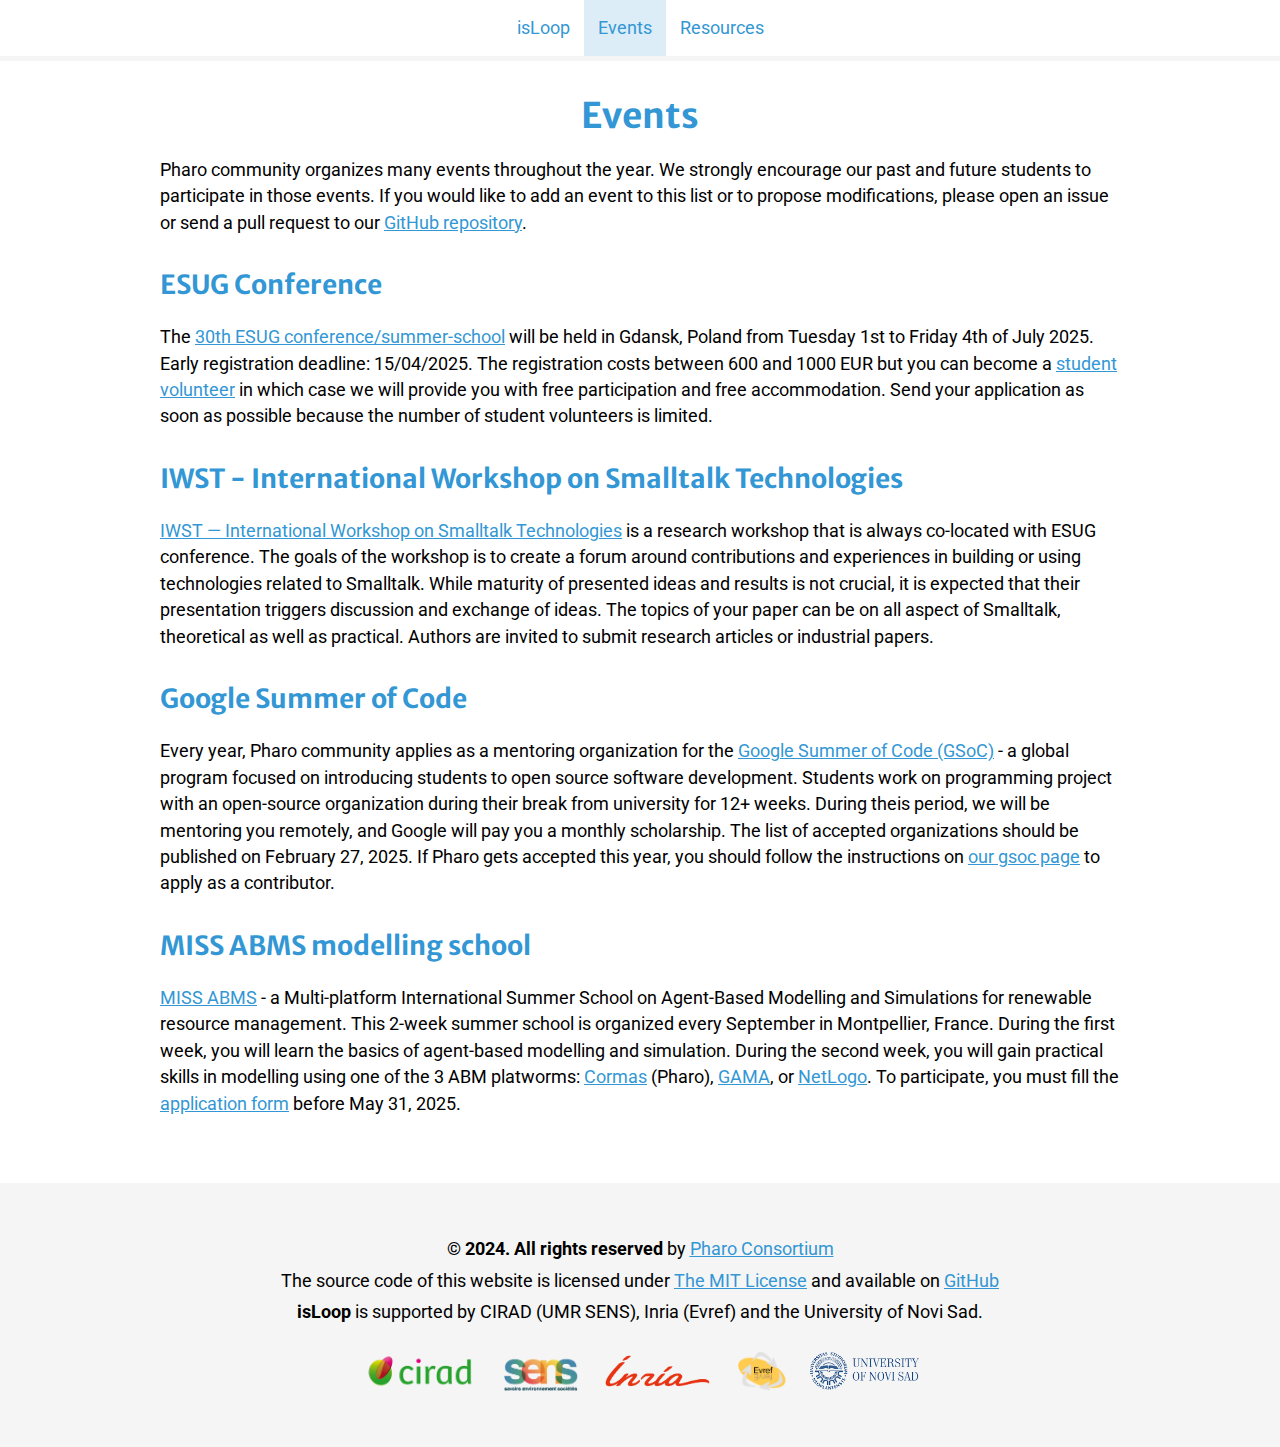
<file: website/events.html>
<!DOCTYPE html>
<html
  lang="en"
  dir="ltr"
  itemscope
  itemtype="https://schema.org/WebPage"
  prefix="og:http://ogp.me/ns#"
>
  <head>
    <meta charset="UTF-8" />
    <meta name="viewport" content="width=device-width, initial-scale=1" />

    <title>isLoop: International School on Live Object-Oriented Programming</title>

    <link rel="canonical" href="https://isloop.pharo.org" />
    <link rel="icon" type="image/png" href="./img/icons/64x64.png" />
    <!-- <link rel="manifest" href="./manifest.json" /> -->

    <!-- General -->
    <meta
      name="application-name"
      content="isLoop: International School on Live Object-Oriented Programming"
    />
    <meta name="author" content="Oleksandr Zaitsev" />
    
    <meta
      name="description"
      content="Learn advanced object-oriented programming in Pharo"
    />
    <meta
      name="keywords"
      content="pharo, summer school, winter school, object-oriented programming,
      programming, live programming, learn programming"
    />
    <meta name="referrer" content="strict-origin" />

    <!-- JSON-LD -->
    <script type="application/ld+json">
      {
        "@context": "http://schema.org",
        "@type": "Webpage",
        "url": "https://isloop.pharo.org/",
        "name": "isLoop: International School on Live Object-Oriented Programming",
        "headline": "isLoop: International School on Live Object-Oriented Programming",
        "description": "Learn advanced object-oriented programming in Pharo",
        "mainEntityOfPage": {
          "@type": "WebPage",
          "@id": "https://isloop.pharo.org"
        },
        "publisher": {
          "@type": "Person",
          "name": "Oleksandr Zaitsev"
        },
        "image": {
          "@type": "ImageObject",
          "url": "./img/montpellier.jpg",
          "width": 1000,
          "height": 667
        },
        "datePublished": "2024-11-14",
        "keywords": "pharo, summer school, winter school,
                     object-oriented programming, programming, live programming,
                     learn programming"
      }
    </script>

    <!-- Top menu icon -->
    <link
      rel="stylesheet"
      href="https://cdnjs.cloudflare.com/ajax/libs/font-awesome/4.7.0/css/font-awesome.min.css"
    />

    <link rel="stylesheet" href="./style.css" />
  </head>
  <body>
    <header>
      <nav>
        <div class="nav-buttons" id="nav-buttons">
          <a href="." rel="noopener noreferrer">isLoop</a>
          <a href="./events" rel="noopener noreferrer" class="active">Events</a>
          <a href="./resources" rel="noopener noreferrer">Resources</a>
          <a href="javascript:void(0);" class="icon" onclick="toggleTopMenu()">
            <i class="fa fa-bars"></i>
          </a>
        </div>
      </nav>
    </header>

    <main>
      <h1>Events</h1>
    
      <p>Pharo community organizes many events throughout the year. We strongly encourage our past and future students to participate in those events. If you would like to add an event to this list or to propose modifications, please open an issue or send a pull request to our <a href="https://github.com/pharo-project/isloop" rel="noopener noreferrer" target="_blank">GitHub repository</a>.</p>
      
      <h2>ESUG Conference</h2>
    
      <p>The <a href="https://esug.org/2025-Conference/conf2025.html" rel="noopener noreferrer" target="_blank">30th ESUG conference/summer-school</a> will be held in Gdansk, Poland from Tuesday 1st to Friday 4th of July 2025. Early registration deadline: 15/04/2025. The registration costs between 600 and 1000 EUR but you can become a <a href="https://esug.org/2025-Conference/callForStudents2025.html" rel="noopener noreferrer" target="_blank">student volunteer</a> in which case we will provide you with free participation and free accommodation. Send your application as soon as possible because the number of student volunteers is limited.</p>

      <h2>IWST - International Workshop on Smalltalk Technologies</h2>

      <p><a href="https://esug.org/2025-Conference/IWST2025.html" rel="noopener noreferrer" target="_blank">IWST — International Workshop on Smalltalk Technologies</a> is a research workshop that is always co-located with ESUG conference. The goals of the workshop is to create a forum around contributions and experiences in building or using technologies related to Smalltalk. While maturity of presented ideas and results is not crucial, it is expected that their presentation triggers discussion and exchange of ideas. The topics of your paper can be on all aspect of Smalltalk, theoretical as well as practical. Authors are invited to submit research articles or industrial papers.</p>
      
      <h2>Google Summer of Code</h2>

      <p>Every year, Pharo community applies as a mentoring organization for the <a href="https://summerofcode.withgoogle.com/" rel="noopener noreferrer" target="_blank">Google Summer of Code (GSoC)</a> - a global program focused on introducing students to open source software development. Students work on programming project with an open-source organization during their break from university for 12+ weeks. During theis period, we will be mentoring you remotely, and Google will pay you a monthly scholarship. The list of accepted organizations should be published on February 27, 2025. If Pharo gets accepted this year, you should follow the instructions on <a href="https://gsoc.pharo.org/" rel="noopener noreferrer" target="_blank">our gsoc page</a> to apply as a contributor.</p>

      <h2>MISS ABMS modelling school</h2>

      <p><a href="https://www.agropolis.fr/MISSABMS" rel="noopener noreferrer" target="_blank">MISS ABMS</a> - a Multi-platform International Summer School on Agent-Based Modelling and Simulations for renewable resource management. This 2-week summer school is organized every September in Montpellier, France. During the first week, you will learn the basics of agent-based modelling and simulation. During the second week, you will gain practical skills in modelling using one of the 3 ABM platworms: <a href="" rel="noopener noreferrer" target="_blank">Cormas</a> (Pharo), <a href="https://gama-platform.org/" rel="noopener noreferrer" target="_blank">GAMA</a>, or <a href="https://ccl.northwestern.edu/netlogo/" rel="noopener noreferrer" target="_blank">NetLogo</a>. To participate, you must fill the <a href="https://www.agropolis.fr/MISS-ABMS-APPLICATION-FORM" rel="noopener noreferrer" target="_blank">application form</a> before May 31, 2025.</p>
      
    </main>

    <footer>
      <p>
        <b>&copy; 2024. All rights reserved</b> by
        <span>
          <a href="https://consortium.pharo.org" target="_blank" rel="noopener">
            Pharo Consortium
          </a>
        </span>
      </p>
      <p>The source code of this website is licensed under
        <a
          href="https://github.com/pharo-project/isloop/blob/main/LICENSE"
          target="_blank"
          rel="license noopener noreferrer">The MIT License</a>
        and <span>available on
        <a
          href="https://github.com/pharo-project/isloop"
          target="_blank"
          rel="noopener noreferrer">GitHub</a></span>
      </p>

      <p><b>isLoop</b> is supported by CIRAD (UMR SENS), Inria (Evref)
        and the <span>University of Novi Sad.</span></p>

      <div class="footer-logos">
        <span>
          <a href="https://www.cirad.fr/" rel="noopener">
            <img src="./img/logos/cirad.png">
          </a>
          <a href="https://umr-sens.fr" rel="noopener">
            <img src="./img/logos/sens.png">
          </a>
        </span>
        <span>
          <a href="https://inria.fr/" rel="noopener">
            <img src="./img/logos/inria.png">
          </a>
          <a href="https://www.inria.fr/en/evref" rel="noopener">
            <img src="./img/logos/evref.png">
          </a>
        </span>
        <span>
          <a href="https://www.uns.ac.rs/index.php/en/" rel="noopener">
            <img src="./img/logos/novisad.png">
          </a>
        </span>
      </div>
    </footer>
    
    <script src="./emails.js"></script>
    <script src="./script.js"></script>
  </body>
</html>
</file>
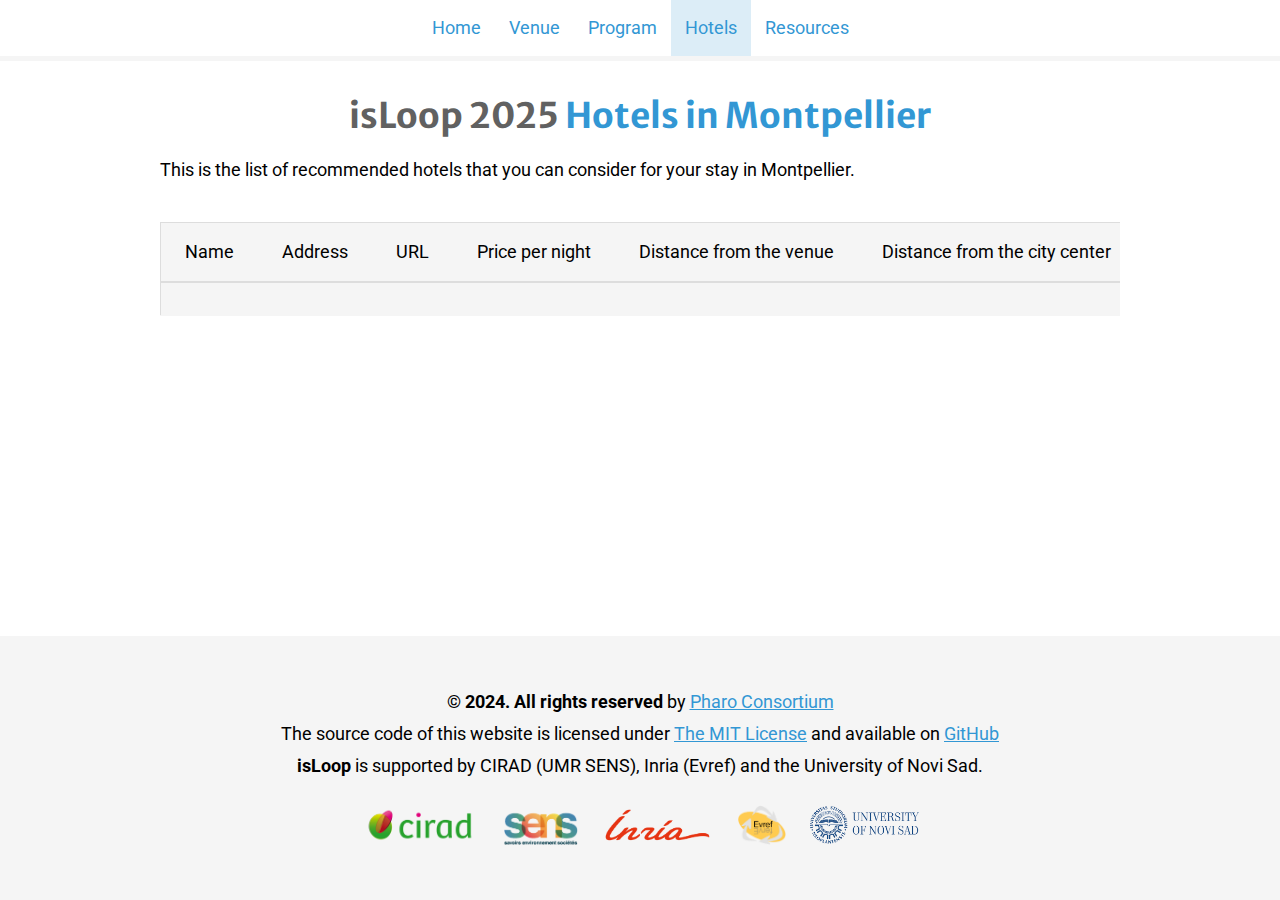
<file: website/hotels.html>
<!DOCTYPE html>
<html
  lang="en"
  dir="ltr"
  itemscope
  itemtype="https://schema.org/WebPage"
  prefix="og:http://ogp.me/ns#"
>
  <head>
    <meta charset="UTF-8" />
    <meta name="viewport" content="width=device-width, initial-scale=1" />

    <title>isLoop: International School on Live Object-Oriented Programming</title>

    <link rel="canonical" href="https://isloop.pharo.org" />
    <link rel="icon" type="image/png" href="./img/icons/64x64.png" />
    <!-- <link rel="manifest" href="./manifest.json" /> -->

    <!-- General -->
    <meta
      name="application-name"
      content="isLoop: International School on Live Object-Oriented Programming"
    />
    <meta name="author" content="Oleksandr Zaitsev" />
    
    <meta
      name="description"
      content="Learn advanced object-oriented programming in Pharo"
    />
    <meta
      name="keywords"
      content="pharo, summer school, winter school, object-oriented programming,
      programming, live programming, learn programming"
    />
    <meta name="referrer" content="strict-origin" />

    <!-- JSON-LD -->
    <script type="application/ld+json">
      {
        "@context": "http://schema.org",
        "@type": "Webpage",
        "url": "https://isloop.pharo.org/",
        "name": "isLoop: International School on Live Object-Oriented Programming",
        "headline": "isLoop: International School on Live Object-Oriented Programming",
        "description": "Learn advanced object-oriented programming in Pharo",
        "mainEntityOfPage": {
          "@type": "WebPage",
          "@id": "https://isloop.pharo.org"
        },
        "publisher": {
          "@type": "Person",
          "name": "Oleksandr Zaitsev"
        },
        "image": {
          "@type": "ImageObject",
          "url": "./img/montpellier.jpg",
          "width": 1000,
          "height": 667
        },
        "datePublished": "2024-11-14",
        "keywords": "pharo, summer school, winter school,
                     object-oriented programming, programming, live programming,
                     learn programming"
      }
    </script>

    <!-- Google Fonts -->
    <link rel="preconnect" href="https://fonts.googleapis.com">
    <link rel="preconnect" href="https://fonts.gstatic.com" crossorigin>
    <link
      href="https://fonts.googleapis.com/css2?family=Roboto:ital,wght@0,400;0,700;1,400;1,700&display=swap"
      rel="stylesheet"
    />

    <!-- Top menu icon -->
    <link
      rel="stylesheet"
      href="https://cdnjs.cloudflare.com/ajax/libs/font-awesome/4.7.0/css/font-awesome.min.css"
    />

    <link rel="stylesheet" href="./style.css" />
  </head>
  <body>
    <header>
      <nav>
        <div class="nav-buttons" id="nav-buttons">
          <a href="./index.html" rel="noopener noreferrer">Home</a>
          <a href="./venue.html" rel="noopener noreferrer">Venue</a>
          <a href="./program.html" rel="noopener noreferrer">Program</a>
          <a href="./hotels.html" rel="noopener noreferrer" class="active">Hotels</a>
          <a href="./resources.html" rel="noopener noreferrer">Resources</a>
          <a href="javascript:void(0);" class="icon" onclick="toggleTopMenu()">
            <i class="fa fa-bars"></i>
          </a>
        </div>
      </nav>
    </header>

    <main>
      <h1><span style="color: var(--color-dark-gray)">isLoop 2025</span> Hotels
        in Montpellier</h1>

      <p>This is the list of recommended hotels that you can consider for your
        stay in Montpellier.</p>

    <div class="table-wrapper">
      <div class="table-scroll">
        <table class="hotels-table">
          <thead>
            <tr>
              <th>Name</th>
              <th>Address</th>
              <th>URL</th>
              <th>Price per night</th>
              <th>Distance from the venue</th>
              <th>Distance from the city center</th>
            </tr>
          </thead>
          <tbody>
            <tr>
              <td></td>
              <td></td>
              <td></td>
              <td></td>
              <td></td>
              <td></td>
            </tr>
          </tbody>
        </table>
      </div>
    </div>

    </main>

    <footer>
      <p>
        <b>&copy; 2024. All rights reserved</b> by
        <span>
          <a href="https://consortium.pharo.org" target="_blank" rel="noopener">
            Pharo Consortium
          </a>
        </span>
      </p>
      <p>The source code of this website is licensed under
        <a
          href="https://github.com/pharo-project/isloop/blob/main/LICENSE"
          target="_blank"
          rel="license noopener noreferrer">The MIT License</a>
        and <span>available on
        <a
          href="https://github.com/pharo-project/isloop"
          target="_blank"
          rel="noopener noreferrer">GitHub</a></span>
      </p>

      <p><b>isLoop</b> is supported by CIRAD (UMR SENS), Inria (Evref)
        and the <span>University of Novi Sad.</span></p>

      <div class="footer-logos">
        <span>
          <a href="https://www.cirad.fr/" rel="noopener">
            <img src="./img/logos/cirad.png">
          </a>
          <a href="https://umr-sens.fr" rel="noopener">
            <img src="./img/logos/sens.png">
          </a>
        </span>
        <span>
          <a href="https://inria.fr/" rel="noopener">
            <img src="./img/logos/inria.png">
          </a>
          <a href="https://www.inria.fr/en/evref" rel="noopener">
            <img src="./img/logos/evref.png">
          </a>
        </span>
        <span>
          <a href="https://www.uns.ac.rs/index.php/en/" rel="noopener">
            <img src="./img/logos/novisad.png">
          </a>
        </span>
      </div>
    </footer>
    
    <script src="./script.js"></script>
  </body>
</html>
</file>
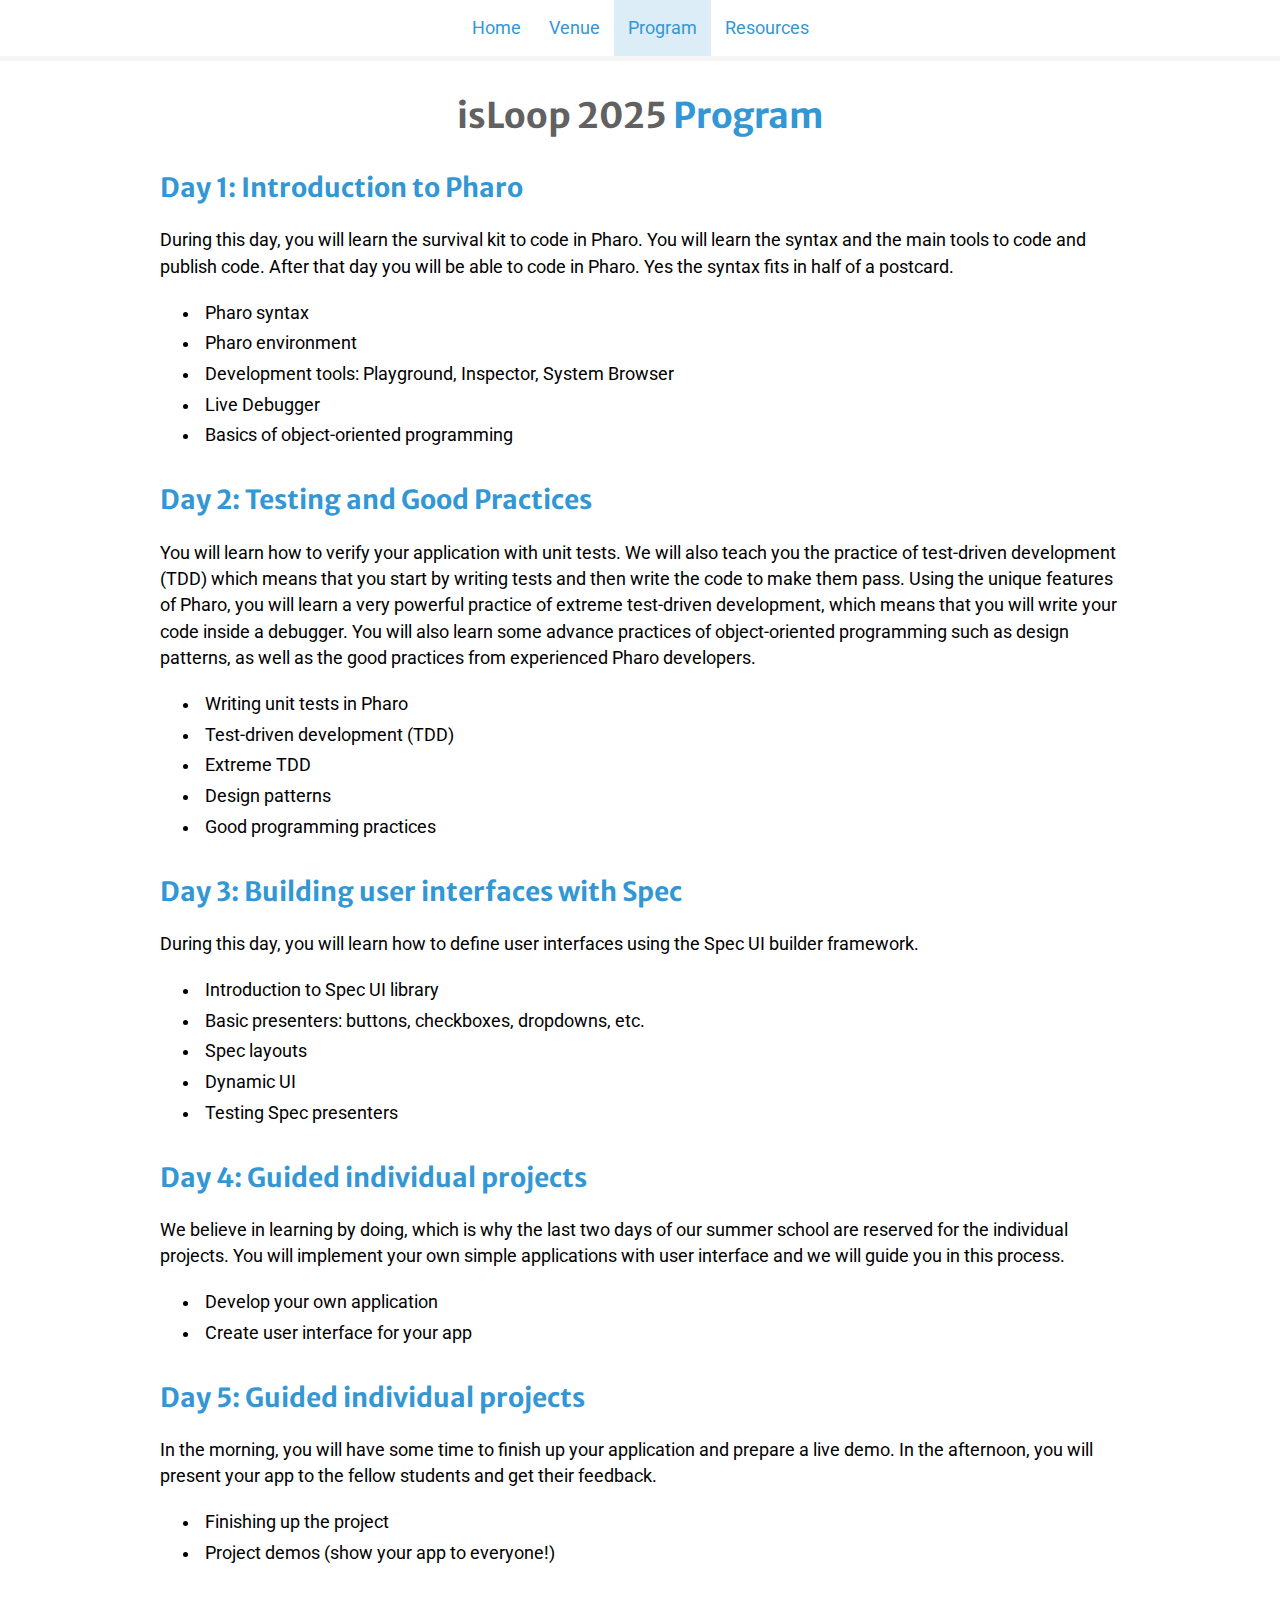
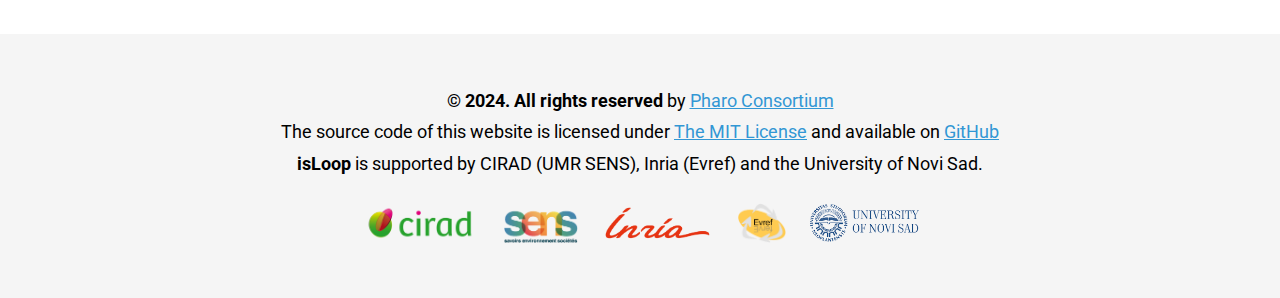
<file: website/program.html>
<!DOCTYPE html>
<html
  lang="en"
  dir="ltr"
  itemscope
  itemtype="https://schema.org/WebPage"
  prefix="og:http://ogp.me/ns#"
>
  <head>
    <meta charset="UTF-8" />
    <meta name="viewport" content="width=device-width, initial-scale=1" />

    <title>isLoop: International School on Live Object-Oriented Programming</title>

    <link rel="canonical" href="https://isloop.pharo.org" />
    <link rel="icon" type="image/png" href="./img/icons/64x64.png" />
    <!-- <link rel="manifest" href="./manifest.json" /> -->

    <!-- General -->
    <meta
      name="application-name"
      content="isLoop: International School on Live Object-Oriented Programming"
    />
    <meta name="author" content="Oleksandr Zaitsev" />
    
    <meta
      name="description"
      content="Learn advanced object-oriented programming in Pharo"
    />
    <meta
      name="keywords"
      content="pharo, summer school, winter school, object-oriented programming,
      programming, live programming, learn programming"
    />
    <meta name="referrer" content="strict-origin" />

    <!-- JSON-LD -->
    <script type="application/ld+json">
      {
        "@context": "http://schema.org",
        "@type": "Webpage",
        "url": "https://isloop.pharo.org/",
        "name": "isLoop: International School on Live Object-Oriented Programming",
        "headline": "isLoop: International School on Live Object-Oriented Programming",
        "description": "Learn advanced object-oriented programming in Pharo",
        "mainEntityOfPage": {
          "@type": "WebPage",
          "@id": "https://isloop.pharo.org"
        },
        "publisher": {
          "@type": "Person",
          "name": "Oleksandr Zaitsev"
        },
        "image": {
          "@type": "ImageObject",
          "url": "./img/montpellier.jpg",
          "width": 1000,
          "height": 667
        },
        "datePublished": "2024-11-14",
        "keywords": "pharo, summer school, winter school, object-oriented programming, programming, live programming, learn programming"
      }
    </script>

    <!-- Google Fonts -->
    <link rel="preconnect" href="https://fonts.googleapis.com">
    <link rel="preconnect" href="https://fonts.gstatic.com" crossorigin>
    <link
      href="https://fonts.googleapis.com/css2?family=Roboto:ital,wght@0,400;0,700;1,400;1,700&display=swap"
      rel="stylesheet"
    />

    <!-- Top menu icon -->
    <link
      rel="stylesheet"
      href="https://cdnjs.cloudflare.com/ajax/libs/font-awesome/4.7.0/css/font-awesome.min.css"
    />

    <link rel="stylesheet" href="./style.css" />
  </head>
  <body>
    <header>
      <nav>
        <div class="nav-buttons" id="nav-buttons">
          <a href="./index.html" rel="noopener noreferrer">Home</a>
          <a href="./venue.html" rel="noopener noreferrer">Venue</a>
          <a href="./program.html" rel="noopener noreferrer" class="active">Program</a>
          <a href="./resources.html" rel="noopener noreferrer">Resources</a>
          <a href="javascript:void(0);" class="icon" onclick="toggleTopMenu()">
            <i class="fa fa-bars"></i>
          </a>
        </div>
      </nav>
    </header>

    <main>
      <h1><span style="color: var(--color-dark-gray)">isLoop 2025</span> Program</h1>

      <h2>Day 1: Introduction to Pharo</h2>

      <p>During this day, you will learn the survival kit to code in Pharo.
        You will learn the syntax and the main tools to code and publish code.
        After that day you will be able to code in Pharo. Yes the syntax fits
        in half of a postcard.</p>

      <ul>
        <li>Pharo syntax</li>
        <li>Pharo environment</li>
        <li>Development tools: Playground, Inspector, System Browser</li>
        <li>Live Debugger</li>
        <li>Basics of object-oriented programming</li>
      </ul>

      <h2>Day 2: Testing and Good Practices</h2>

      <p>You will learn how to verify your application with unit tests. We will also teach you the practice of test-driven development (TDD) which means that you start by writing tests and then write the code to make them pass. Using the unique features of Pharo, you will learn a very powerful practice of extreme test-driven development, which means that you will write your code inside a debugger. You will also learn some advance practices of object-oriented programming such as design patterns, as well as the good practices from experienced Pharo developers.</p>

      <ul>
        <li>Writing unit tests in Pharo</li>
        <li>Test-driven development (TDD)</li>
        <li>Extreme TDD</li>
        <li>Design patterns</li>
        <li>Good programming practices</li>
      </ul>

      <h2>Day 3: Building user interfaces with Spec</h2>

      <p>During this day, you will learn how to define user interfaces using
        the Spec UI builder framework.</p>

      <ul>
        <li>Introduction to Spec UI library</li>
        <li>Basic presenters: buttons, checkboxes, dropdowns, etc.</li>
        <li>Spec layouts</li>
        <li>Dynamic UI</li>
        <li>Testing Spec presenters</li>
      </ul>

      <h2>Day 4: Guided individual projects</h2>

      <p>We believe in learning by doing, which is why the last two days of our summer school are reserved for the individual projects. You will implement your own simple applications with user interface and we will guide you in this process.</p>

      <ul>
        <li>Develop your own application</li>
        <li>Create user interface for your app</li>
      </ul>

      <h2>Day 5: Guided individual projects</h2>

      <p>In the morning, you will have some time to finish up your application and prepare a live demo. In the afternoon, you will present your app to the fellow students and get their feedback.</p>

      <ul>
        <li>Finishing up the project</li>
        <li>Project demos (show your app to everyone!)</li>
      </ul>

    </main>

    <footer>
      <p>
        <b>&copy; 2024. All rights reserved</b> by
        <span>
          <a href="https://consortium.pharo.org" target="_blank" rel="noopener">
            Pharo Consortium
          </a>
        </span>
      </p>
      <p>The source code of this website is licensed under
        <a
          href="https://github.com/pharo-project/isloop/blob/main/LICENSE"
          target="_blank"
          rel="license noopener noreferrer">The MIT License</a>
        and <span>available on
        <a
          href="https://github.com/pharo-project/isloop"
          target="_blank"
          rel="noopener noreferrer">GitHub</a></span>
      </p>

      <p><b>isLoop</b> is supported by CIRAD (UMR SENS), Inria (Evref)
        and the <span>University of Novi Sad.</span></p>

      <div class="footer-logos">
        <span>
          <a href="https://www.cirad.fr/" rel="noopener">
            <img src="./img/logos/cirad.png">
          </a>
          <a href="https://umr-sens.fr" rel="noopener">
            <img src="./img/logos/sens.png">
          </a>
        </span>
        <span>
          <a href="https://inria.fr/" rel="noopener">
            <img src="./img/logos/inria.png">
          </a>
          <a href="https://www.inria.fr/en/evref" rel="noopener">
            <img src="./img/logos/evref.png">
          </a>
        </span>
        <span>
          <a href="https://www.uns.ac.rs/index.php/en/" rel="noopener">
            <img src="./img/logos/novisad.png">
          </a>
        </span>
      </div>
    </footer>
    
    <script src="./script.js"></script>
  </body>
</html>
</file>
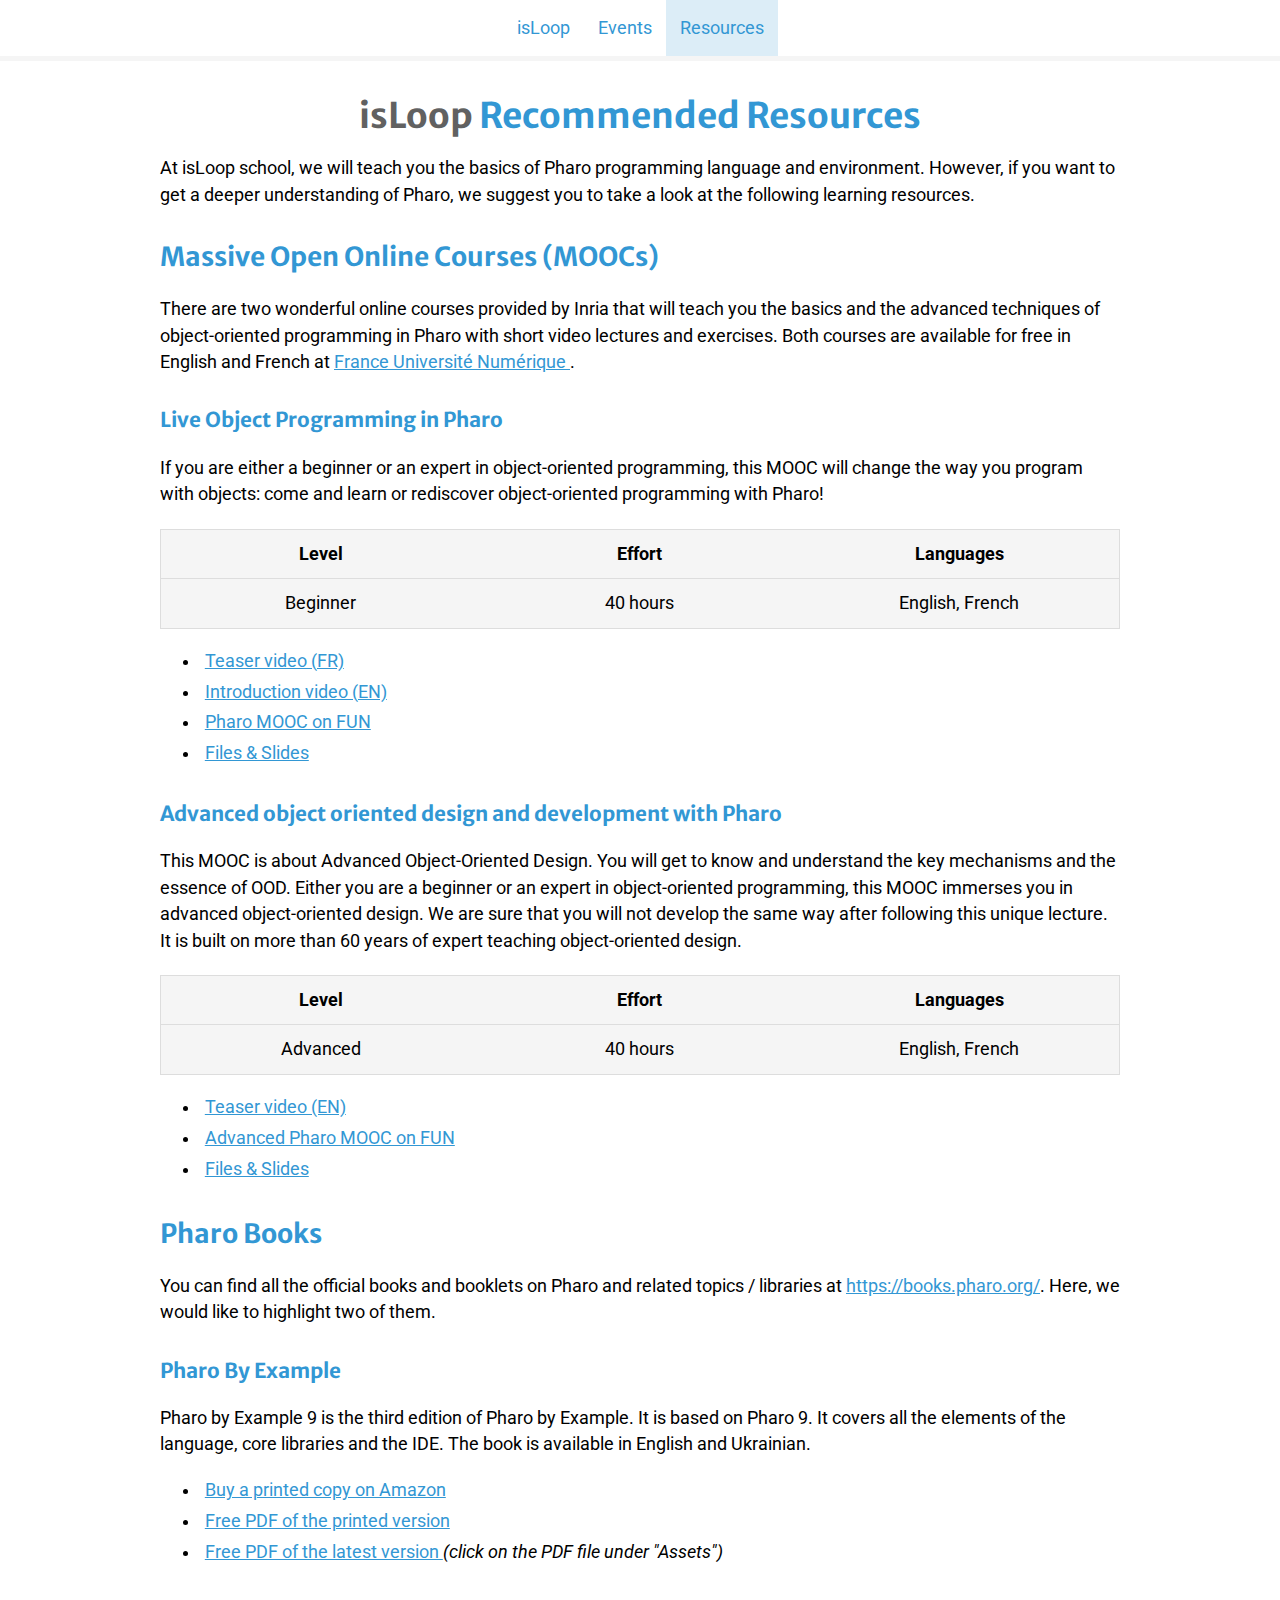
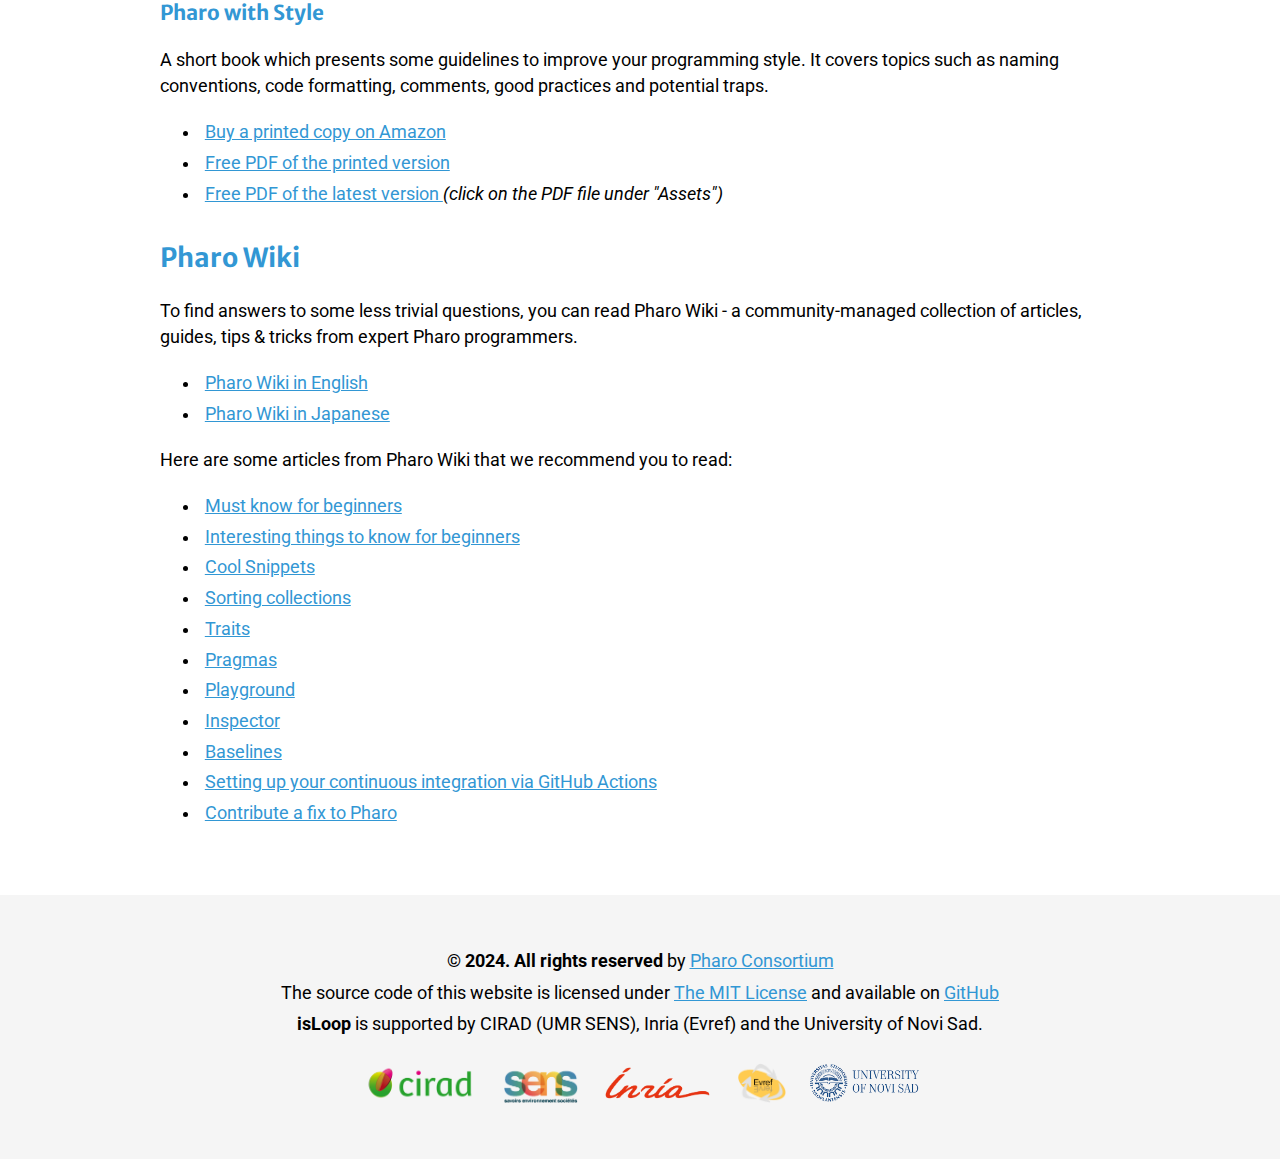
<file: website/resources.html>
<!DOCTYPE html>
<html
  lang="en"
  dir="ltr"
  itemscope
  itemtype="https://schema.org/WebPage"
  prefix="og:http://ogp.me/ns#"
>
  <head>
    <meta charset="UTF-8" />
    <meta name="viewport" content="width=device-width, initial-scale=1" />

    <title>isLoop: International School on Live Object-Oriented Programming</title>

    <link rel="canonical" href="https://isloop.pharo.org" />
    <link rel="icon" type="image/png" href="./img/icons/64x64.png" />
    <!-- <link rel="manifest" href="./manifest.json" /> -->

    <!-- General -->
    <meta
      name="application-name"
      content="isLoop: International School on Live Object-Oriented Programming"
    />
    <meta name="author" content="Oleksandr Zaitsev" />
    
    <meta
      name="description"
      content="Learn advanced object-oriented programming in Pharo"
    />
    <meta
      name="keywords"
      content="pharo, summer school, winter school, object-oriented programming,
      programming, live programming, learn programming"
    />
    <meta name="referrer" content="strict-origin" />

    <!-- JSON-LD -->
    <script type="application/ld+json">
      {
        "@context": "http://schema.org",
        "@type": "Webpage",
        "url": "https://isloop.pharo.org/",
        "name": "isLoop: International School on Live Object-Oriented Programming",
        "headline": "isLoop: International School on Live Object-Oriented Programming",
        "description": "Learn advanced object-oriented programming in Pharo",
        "mainEntityOfPage": {
          "@type": "WebPage",
          "@id": "https://isloop.pharo.org"
        },
        "publisher": {
          "@type": "Person",
          "name": "Oleksandr Zaitsev"
        },
        "image": {
          "@type": "ImageObject",
          "url": "./img/montpellier.jpg",
          "width": 1000,
          "height": 667
        },
        "datePublished": "2024-11-14",
        "keywords": "pharo, summer school, winter school,
                     object-oriented programming, programming, live programming,
                     learn programming"
      }
    </script>

    <!-- Google Fonts -->
    <link rel="preconnect" href="https://fonts.googleapis.com">
    <link rel="preconnect" href="https://fonts.gstatic.com" crossorigin>
    <link
      href="https://fonts.googleapis.com/css2?family=Roboto:ital,wght@0,400;0,700;1,400;1,700&display=swap"
      rel="stylesheet"
    />

    <!-- Top menu icon -->
    <link
      rel="stylesheet"
      href="https://cdnjs.cloudflare.com/ajax/libs/font-awesome/4.7.0/css/font-awesome.min.css"
    />

    <link rel="stylesheet" href="./style.css" />
  </head>
  <body>
    <header>
      <nav>
        <div class="nav-buttons" id="nav-buttons">
          <a href="." rel="noopener noreferrer">isLoop</a>
          <a href="./events" rel="noopener noreferrer">Events</a>
          <a href="./resources" rel="noopener noreferrer" class="active">Resources</a>
          <a href="javascript:void(0);" class="icon" onclick="toggleTopMenu()">
            <i class="fa fa-bars"></i>
          </a>
        </div>
      </nav>
    </header>

    <main>
      <h1><span style="color: var(--color-dark-gray)">isLoop</span>
        Recommended Resources</h1>

      At isLoop school, we will teach you the basics of Pharo programming
      language and environment. However, if you want to get a deeper
      understanding of Pharo, we suggest you to take a look at the following
      learning resources.

      <h2>Massive Open Online Courses (MOOCs)</h2>

      There are two wonderful online courses provided by Inria that will teach
      you the basics and the advanced techniques of object-oriented programming
      in Pharo with short video lectures and exercises. Both courses are
      available for free in English and French at
      <a href="https://www.fun-mooc.fr" rel="noopener">
        France Université Numérique
      </a>. 

      <h3>Live Object Programming in Pharo</h3>

      If you are either a beginner or an expert in object-oriented programming,
      this MOOC will change the way you program with objects: come and learn or
      rediscover object-oriented programming with Pharo!

      <table>
        <thead>
          <tr>
            <th>Level</th>
            <th>Effort</th>
            <th>Languages</th>
          </tr>
        </thead>
        <tbody>
          <tr>
            <td>Beginner</td>
            <td>40 hours</td>
            <td>English, French</td>
          </tr>
        </tbody>
      </table>

      <ul>
        <li>
          <a href="https://youtu.be/rI_-gadMvnE" rel="noopener">
            Teaser video (FR)
          </a>
        </li>
        <li>
          <a href="https://youtu.be/JUKIjdjGjBU" rel="noopener">
            Introduction video (EN)
          </a>
        </li>
        <li>
          <a href="https://www.fun-mooc.fr/en/courses/live-object-programming-pharo/" rel="noopener">
            Pharo MOOC on FUN
          </a>
        </li>
        <li>
          <a href="https://mooc.pharo.org/" rel="noopener">
            Files & Slides
          </a>
        </li>
      </ul>

      <h3>Advanced object oriented design and development with Pharo</h3>

      This MOOC is about Advanced Object-Oriented Design. You will get to know
      and understand the key mechanisms and the essence of OOD. Either you are
      a beginner or an expert in object-oriented programming, this MOOC immerses
      you in advanced object-oriented design. We are sure that you will not
      develop the same way after following this unique lecture. It is built on
      more than 60 years of expert teaching object-oriented design.

      <table>
        <thead>
          <tr>
            <th scope="col">Level</th>
            <th scope="col">Effort</th>
            <th scope="col">Languages</th>
          </tr>
        </thead>
        <tbody>
          <tr>
            <td scope="row" data-label="Level">Advanced</td>
            <td data-label="Effort">40 hours</td>
            <td data-label="Languages">English, French</td>
          </tr>
        </tbody>
      </table>

      <ul>
        <li>
          <a href="https://youtu.be/3A6tLsf4-q0" rel="noopener">
            Teaser video (EN)
          </a>
        </li>
        <li>
          <a href="https://www.fun-mooc.fr/en/courses/advanced-object-oriented-design-and-development-with-pharo/" rel="noopener">
            Advanced Pharo MOOC on FUN
          </a>
        </li>
        <li>
          <a href="https://advanced-design-mooc.pharo.org/" rel="noopener">
            Files & Slides
          </a>
        </li>
      </ul>

      <h2>Pharo Books</h2>  

      You can find all the official books and booklets on Pharo and related
      topics / libraries at <a href="https://books.pharo.org/" rel="noopener">
      https://books.pharo.org/</a>. Here, we would like to highlight two of them.

      <h3>Pharo By Example</h3>

      Pharo by Example 9 is the third edition of Pharo by Example. It is based
      on Pharo 9. It covers all the elements of the language, core libraries and
      the IDE. The book is available in English and Ukrainian.

      <ul>
        <li>
          <a href="https://www.amazon.fr/dp/2322394106/" rel="noopener">
            Buy a printed copy on Amazon
          </a>
        </li>
        <li>
          <a href="https://books.pharo.org/pharo-by-example9/" rel="noopener">
            Free PDF of the printed version
          </a>
        </li>
        <li>
          <a href="https://github.com/SquareBracketAssociates/NewPharoByExample9/releases/tag/latest" rel="noopener">
            Free PDF of the latest version
          </a>
          <i>(click on the PDF file under "Assets")</i>
        </li>
      </ul>
  
      <h3>Pharo with Style</h3>

      A short book which presents some guidelines to improve your programming
      style. It covers topics such as naming conventions, code formatting,
      comments, good practices and potential traps.

      <ul>
        <li>
          <a href="https://www.amazon.fr/dp/232218201X/" rel="noopener">
            Buy a printed copy on Amazon
          </a>
        </li>
        <li>
          <a href="https://books.pharo.org/booklet-WithStyle/" rel="noopener">
            Free PDF of the printed version
          </a>
        </li>
        <li>
          <a href="https://github.com/SquareBracketAssociates/Booklet-PharoWithStyle/releases/tag/latest" rel="noopener">
            Free PDF of the latest version
          </a>
          <i>(click on the PDF file under "Assets")</i>
        </li>
      </ul>

      <h2>Pharo Wiki</h2>

      To find answers to some less trivial questions, you can read Pharo Wiki -
      a community-managed collection of articles, guides, tips & tricks from
      expert Pharo programmers.

      <ul>
        <li>
          <a href="https://github.com/pharo-open-documentation/pharo-wiki" rel="noopener">
            Pharo Wiki in English
          </a>
        </li>
        <li>
          <a href="https://github.com/pharo-open-documentation/pharo-wiki-jp" rel="noopener">
            Pharo Wiki in Japanese
          </a>
        </li>
      </ul>

      Here are some articles from Pharo Wiki that we recommend you to read:

      <ul>
        <li>
          <a href="https://github.com/pharo-open-documentation/pharo-wiki/blob/master/General/MustKnowForBeginners.md" rel="noopener">
            Must know for beginners
          </a>
        </li>
        <li>
          <a href="https://github.com/pharo-open-documentation/pharo-wiki/blob/master/General/InterestingsToKnowForBeginners.md" rel="noopener">
            Interesting things to know for beginners
          </a>
        </li>
        <li>
          <a href="https://github.com/pharo-open-documentation/pharo-wiki/blob/master/General/CoolSnippets.md" rel="noopener">
            Cool Snippets
          </a>
        </li>
        <li>
          <a href="https://github.com/pharo-open-documentation/pharo-wiki/blob/master/General/SortingCollections.md" rel="noopener">
            Sorting collections
          </a>
        </li>
        <li>
          <a href="https://github.com/pharo-open-documentation/pharo-wiki/blob/master/General/Traits.md" rel="noopener">
            Traits
          </a>
        </li>
        <li>
          <a href="https://github.com/pharo-open-documentation/pharo-wiki/blob/master/General/Pragmas.md" rel="noopener">
            Pragmas
          </a>
        </li>
        <li>
          <a href="https://github.com/pharo-open-documentation/pharo-wiki/blob/master/General/Playground.md" rel="noopener">
            Playground
          </a>
        </li>
        <li>
          <a href="https://github.com/pharo-open-documentation/pharo-wiki/blob/master/General/Inspector.md" rel="noopener">
            Inspector
          </a>
        </li>
        <li>
          <a href="https://github.com/pharo-open-documentation/pharo-wiki/blob/master/General/Baselines.md" rel="noopener">
            Baselines
          </a>
        </li>
        <li>
          <a href="https://github.com/pharo-open-documentation/pharo-wiki/blob/master/General/GithubActions.md" rel="noopener">
            Setting up your continuous integration via GitHub Actions
          </a>
        </li>
        <li>
          <a href="https://github.com/pharo-project/pharo/wiki/Contribute-a-fix-to-Pharo" rel="noopener">
            Contribute a fix to Pharo
          </a>
        </li>
      </ul>

    </main>

    <footer>
      <p>
        <b>&copy; 2024. All rights reserved</b> by
        <span>
          <a href="https://consortium.pharo.org" target="_blank" rel="noopener">
            Pharo Consortium
          </a>
        </span>
      </p>
      <p>The source code of this website is licensed under
        <a
          href="https://github.com/pharo-project/isloop/blob/main/LICENSE"
          target="_blank"
          rel="license noopener noreferrer">The MIT License</a>
        and <span>available on
        <a
          href="https://github.com/pharo-project/isloop"
          target="_blank"
          rel="noopener noreferrer">GitHub</a></span>
      </p>

      <p><b>isLoop</b> is supported by CIRAD (UMR SENS), Inria (Evref)
        and the <span>University of Novi Sad.</span></p>

      <div class="footer-logos">
        <span>
          <a href="https://www.cirad.fr/" rel="noopener">
            <img src="./img/logos/cirad.png">
          </a>
          <a href="https://umr-sens.fr" rel="noopener">
            <img src="./img/logos/sens.png">
          </a>
        </span>
        <span>
          <a href="https://inria.fr/" rel="noopener">
            <img src="./img/logos/inria.png">
          </a>
          <a href="https://www.inria.fr/en/evref" rel="noopener">
            <img src="./img/logos/evref.png">
          </a>
        </span>
        <span>
          <a href="https://www.uns.ac.rs/index.php/en/" rel="noopener">
            <img src="./img/logos/novisad.png">
          </a>
        </span>
      </div>
    </footer>
    
    <script src="./script.js"></script>
  </body>
</html>
</file>
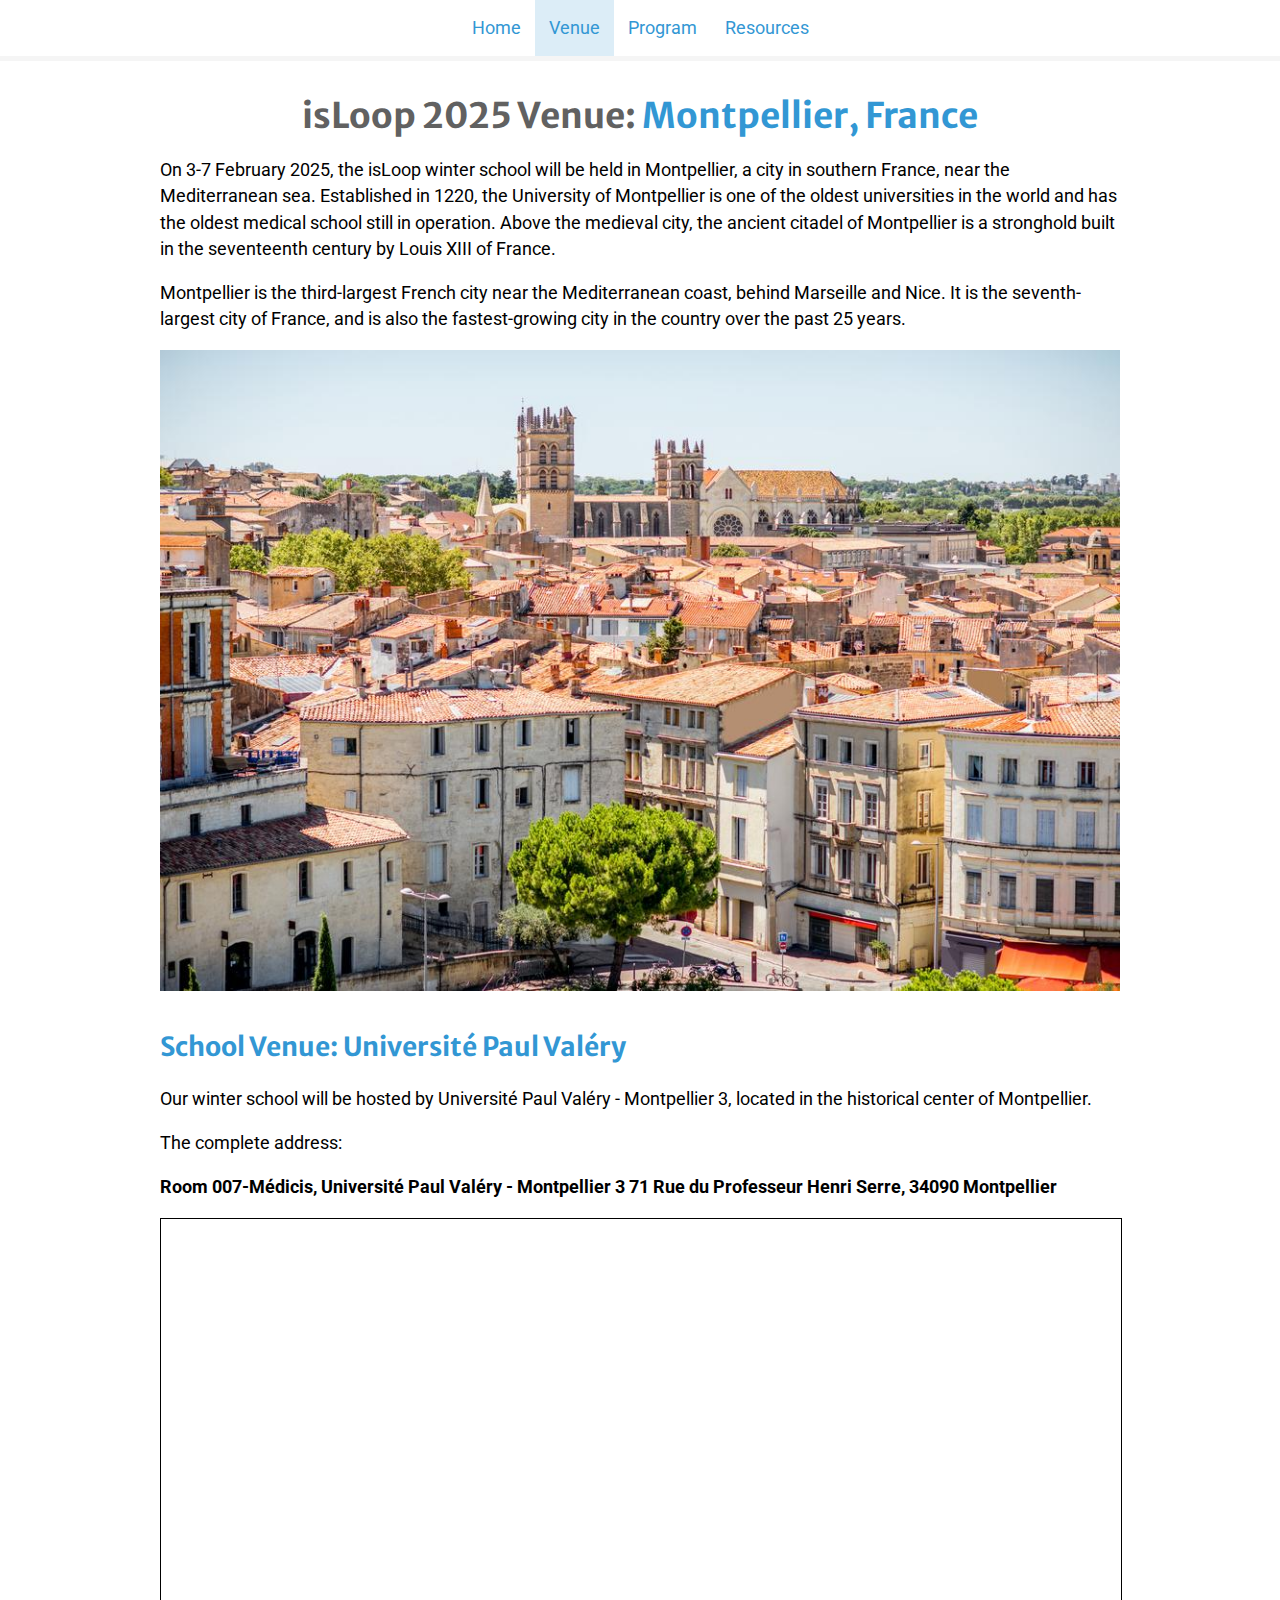
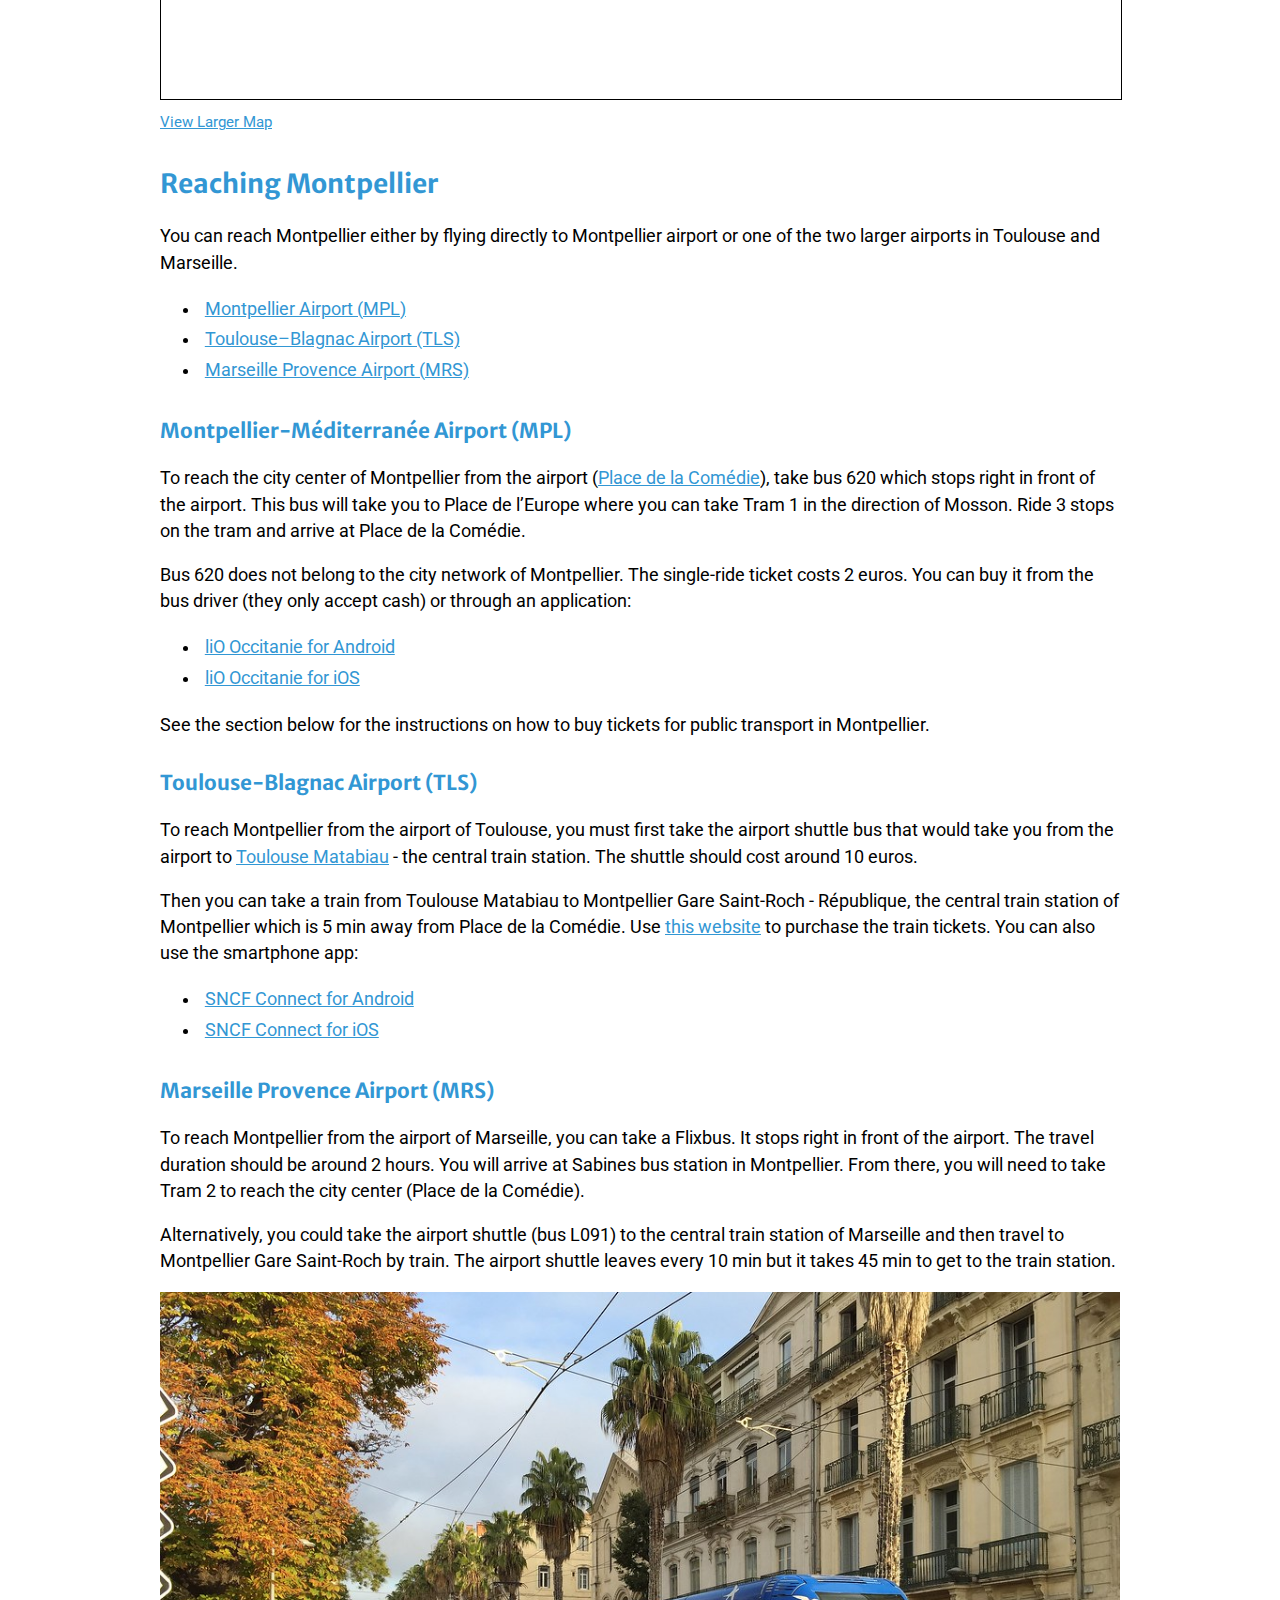
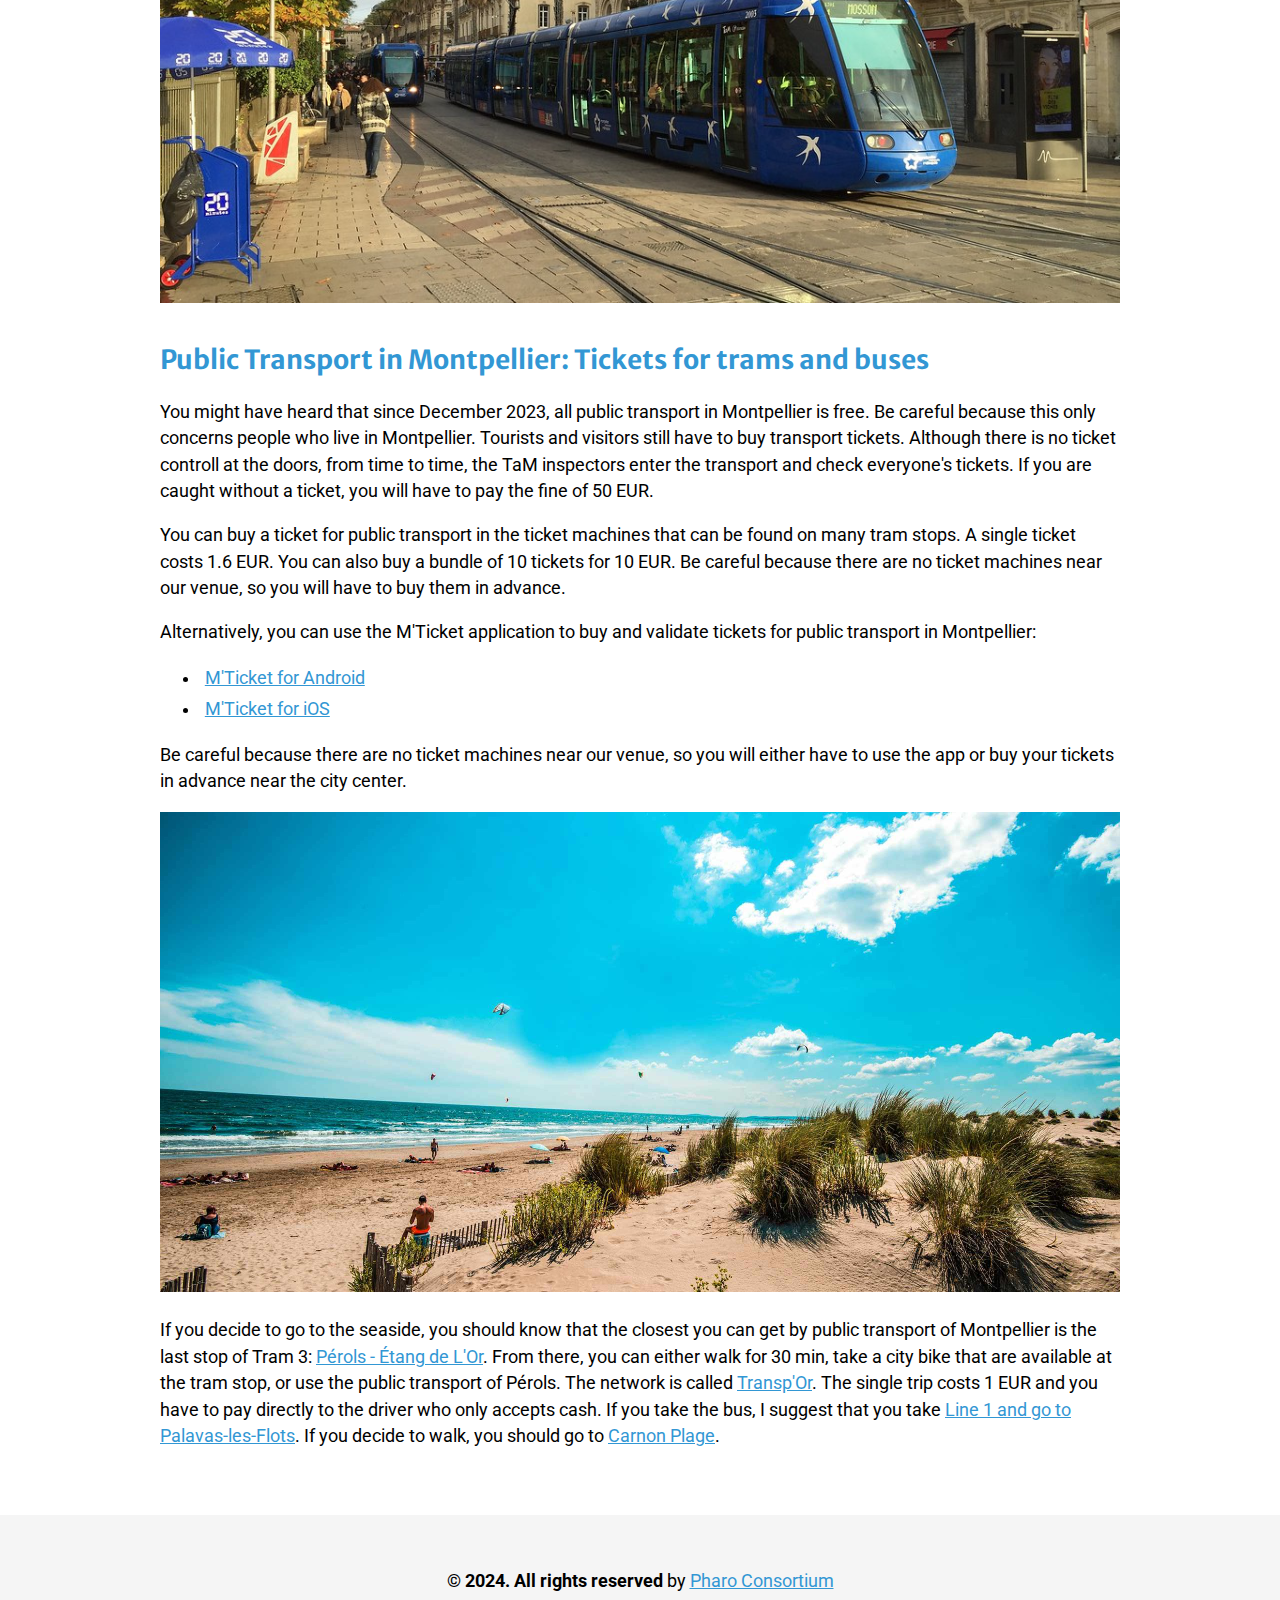
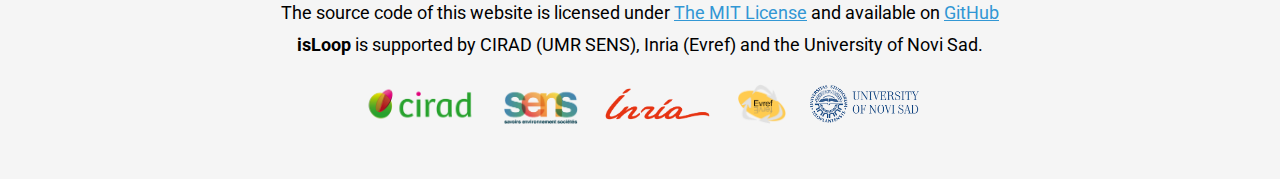
<file: website/venue.html>
<!DOCTYPE html>
<html
  lang="en"
  dir="ltr"
  itemscope
  itemtype="https://schema.org/WebPage"
  prefix="og:http://ogp.me/ns#"
>
  <head>
    <meta charset="UTF-8" />
    <meta name="viewport" content="width=device-width, initial-scale=1" />

    <title>isLoop: International School on Live Object-Oriented Programming</title>

    <link rel="canonical" href="https://isloop.pharo.org" />
    <link rel="icon" type="image/png" href="./img/icons/64x64.png" />
    <!-- <link rel="manifest" href="./manifest.json" /> -->

    <!-- General -->
    <meta
      name="application-name"
      content="isLoop: International School on Live Object-Oriented Programming"
    />
    <meta name="author" content="Oleksandr Zaitsev" />
    
    <meta
      name="description"
      content="Learn advanced object-oriented programming in Pharo"
    />
    <meta
      name="keywords"
      content="pharo, summer school, winter school, object-oriented programming,
      programming, live programming, learn programming"
    />
    <meta name="referrer" content="strict-origin" />

    <!-- JSON-LD -->
    <script type="application/ld+json">
      {
        "@context": "http://schema.org",
        "@type": "Webpage",
        "url": "https://isloop.pharo.org/",
        "name": "isLoop: International School on Live Object-Oriented Programming",
        "headline": "isLoop: International School on Live Object-Oriented Programming",
        "description": "Learn advanced object-oriented programming in Pharo",
        "mainEntityOfPage": {
          "@type": "WebPage",
          "@id": "https://isloop.pharo.org"
        },
        "publisher": {
          "@type": "Person",
          "name": "Oleksandr Zaitsev"
        },
        "image": {
          "@type": "ImageObject",
          "url": "./img/montpellier.jpg",
          "width": 1000,
          "height": 667
        },
        "datePublished": "2024-11-14",
        "keywords": "pharo, summer school, winter school,
                     object-oriented programming, programming, live programming,
                     learn programming"
      }
    </script>

    <!-- Google Fonts -->
    <link rel="preconnect" href="https://fonts.googleapis.com">
    <link rel="preconnect" href="https://fonts.gstatic.com" crossorigin>
    <link
      href="https://fonts.googleapis.com/css2?family=Roboto:ital,wght@0,400;0,700;1,400;1,700&display=swap"
      rel="stylesheet"
    />

    <!-- Top menu icon -->
    <link
      rel="stylesheet"
      href="https://cdnjs.cloudflare.com/ajax/libs/font-awesome/4.7.0/css/font-awesome.min.css"
    />

    <link rel="stylesheet" href="./style.css" />
  </head>
  <body>
    <header>
      <nav>
        <div class="nav-buttons" id="nav-buttons">
          <a href="./index.html" rel="noopener noreferrer">Home</a>
          <a href="./venue.html" rel="noopener noreferrer" class="active">Venue</a>
          <a href="./program.html" rel="noopener noreferrer">Program</a>
          <a href="./resources.html" rel="noopener noreferrer">Resources</a>
          <a href="javascript:void(0);" class="icon" onclick="toggleTopMenu()">
            <i class="fa fa-bars"></i>
          </a>
        </div>
      </nav>
    </header>

    <main>
      <h1><span style="color: var(--color-dark-gray)">isLoop 2025 Venue:</span> Montpellier, France</h1>

      <p>On 3-7 February 2025, the isLoop winter school will be held in
        Montpellier, a city in southern France, near the Mediterranean sea.
        Established in 1220, the University of Montpellier is one of the oldest
        universities in the world and has the oldest medical school still in
        operation. Above the medieval city, the ancient citadel of Montpellier
        is a stronghold built in the seventeenth century by Louis XIII of
        France.</p>

      <p>Montpellier is the third-largest French city near the Mediterranean
        coast, behind Marseille and Nice. It is the seventh-largest city of
        France, and is also the fastest-growing city in the country over the
        past 25 years.</p>

      <img class="banner" src="./img/montpellier.jpg" />

      <h2>School Venue: Université Paul Valéry</h2>

      <p>Our winter school will be hosted by Université Paul Valéry - Montpellier 3,
        located in the historical center of Montpellier.</p>

      <p>The complete address:</p>
        
      <p><b>Room 007-Médicis, Université Paul Valéry - Montpellier 3
        71 Rue du Professeur Henri Serre, 34090 Montpellier</b></p>

      <div class="map">
        <iframe
          width="425"
          height="350"
          src="https://www.openstreetmap.org/export/embed.html?bbox=3.8715246319770817%2C43.61505394257943%2C3.8743999600410466%2C43.61700551461738&amp;layer=mapnik&amp;marker=43.61602876558417%2C3.8729622960090637"
          style="border: 1px solid black"></iframe>
        <br/>
        <small>
          <a href="https://www.openstreetmap.org/?mlat=43.616029&amp;mlon=3.872962#map=19/43.616030/3.872962">
            View Larger Map
          </a>
        </small>
      </div>

    <h2>Reaching Montpellier</h2>

    <p>You can reach Montpellier either by flying directly to Montpellier
      airport or one of the two larger airports in Toulouse and
      Marseille.</p>

    <ul>
      <li>
        <a
          href="https://maps.app.goo.gl/kHNReiffa9LUBq9d7"
          target="_blank"
          rel="noopener"
        >
          Montpellier Airport (MPL)
        </a>
      </li>
      <li>
        <a
          href="https://maps.app.goo.gl/wXYsDFDDj4dKMM7h8"
          target="_blank"
          rel="noopener"
        >
          Toulouse–Blagnac Airport (TLS)
        </a>
      </li>
      <li>
        <a
          href="https://maps.app.goo.gl/3o3dT5rJPxiLcmKo9"
          target="_blank"
          rel="noopener"
        >
          Marseille Provence Airport (MRS)
        </a>
      </li>
    </ul>

    <h3>Montpellier-Méditerranée Airport (MPL)</h3>

    <p>To reach the city center of Montpellier from the airport
      (<a href="https://maps.app.goo.gl/Gk9PcksAkGNQrGKn7" target="_blank"
      rel="noopener">Place de la Comédie</a>),
      take bus 620 which stops right in front of the airport. This bus will
      take you to Place de l’Europe where you can take Tram 1 in the direction
      of Mosson. Ride 3 stops on the tram and arrive at
      Place de la Comédie.</p>

    <p>Bus 620 does not belong to the city network of Montpellier.
      The single-ride ticket costs 2 euros. You can buy it from the bus
      driver (they only accept cash) or through an application:</p>

    <ul>
      <li>
        <a
          href="https://play.google.com/store/apps/details?id=fr.airweb.occitanie"
          target="_blank"
          rel="noopener"
        >
          liO Occitanie for Android
        </a>
      </li>
      <li>
        <a
          href="https://apps.apple.com/fr/app/lio-occitanie/id1477980319"
          target="_blank"
          rel="noopener"
        >
          liO Occitanie for iOS
        </a>
      </li>
    </ul>

    <p>See the section below for the instructions on how to buy tickets for
      public transport in Montpellier.</p>

    <h3>Toulouse-Blagnac Airport (TLS)</h3>

    <p>To reach Montpellier from the airport of Toulouse, you must first take
      the airport shuttle bus that would take you from the airport to
      <a href="https://maps.app.goo.gl/zUh3h4rxFU73Cy3g6" target="_blank"
      rel="noopener">Toulouse Matabiau</a> - the central train station.
      The shuttle should cost around 10 euros.</p>

    <p>Then you can take a train from Toulouse Matabiau to Montpellier Gare
      Saint-Roch - République, the central train station of Montpellier which
      is 5 min away from Place de la Comédie. Use
      <a href="https://www.sncf-connect.com/en-en/" target="_blank"
      rel="noopener">this website</a>
      to purchase the train tickets. You can also use the smartphone app:</p>

    <ul>
      <li>
        <a
          href="https://play.google.com/store/apps/details?id=com.vsct.vsc.mobile.horaireetresa.android"
          target="_blank"
          rel="noopener"
        >
          SNCF Connect for Android
        </a>
      </li>
      <li>
        <a
          href="https://apps.apple.com/fr/app/sncf-connect-trains-trajets/id343889987"
          target="_blank"
          rel="noopener"
        >
          SNCF Connect for iOS
        </a>
      </li>
    </ul>

    <h3>Marseille Provence Airport (MRS)</h3>

    <p>To reach Montpellier from the airport of Marseille, you can take a
      Flixbus. It stops right in front of the airport. The travel duration
      should be around 2 hours. You will arrive at Sabines bus station in
      Montpellier. From there, you will need to take Tram 2 to reach the
      city center (Place de la Comédie).</p>

    <p>Alternatively, you could take the airport shuttle (bus L091) to the
      central train station of Marseille and then travel to Montpellier
      Gare Saint-Roch by train. The airport shuttle leaves every 10 min but
      it takes 45 min to get to the train station.</p>

    <img class="banner" src="./img/tram.jpg" />

    <h2>Public Transport in Montpellier: Tickets for trams and buses</h2>

    <p>You might have heard that since December 2023, all public transport in
      Montpellier is free. Be careful because this only concerns people who
      live in Montpellier. Tourists and visitors still have to buy transport
      tickets. Although there is no ticket controll at the doors, from time to
      time, the TaM inspectors enter the transport and check everyone's tickets.
      If you are caught without a ticket, you will have to pay the fine of
      50 EUR.</p>

    <p>You can buy a ticket for public transport in the ticket machines that can
      be found on many tram stops. A single ticket costs 1.6 EUR. You can also
      buy a bundle of 10 tickets for 10 EUR. Be careful because there are no
      ticket machines near our venue, so you will have to buy them in advance.</p>

    <p>Alternatively, you can use the M'Ticket application to buy and validate
      tickets for public transport in Montpellier:</p>

    <ul>
      <li>
        <a
          href="https://play.google.com/store/apps/details?id=com.tam_way.mobiletickets"
          target="_blank"
          rel="noopener"
        >
          M'Ticket for Android
        </a>
      </li>
      <li>
        <a
          href="https://apps.apple.com/fr/app/mticket-ticket-mobile-tam/id1454637089"
          target="_blank"
          rel="noopener"
        >
          M'Ticket for iOS
        </a>
      </li>
    </ul>

    <p>Be careful because there are no ticket machines near our venue, so you 
      will either have to use the app or buy your tickets in advance near the
      city center.</p>

    <img class="banner" src="./img/sea.jpg" />

    <p>If you decide to go to the seaside, you should know that the closest you
      can get by public transport of Montpellier is the last stop of Tram 3:
      <a href="https://maps.app.goo.gl/MQD11Pvu8okNHhdRA" target="_blank"
      rel="noopener">Pérols - Étang de L'Or</a>. From there, you can either 
      walk for 30 min, take a city bike that are available at the tram stop, or
      use the public transport of Pérols. The network is called
      <a href="https://paysdelor.fr/vivre-ici/transports/bus/" target="_blank"
      rel="noopener">Transp'Or</a>. The single trip costs 1 EUR and you have to
      pay directly to the driver who only accepts cash. If you take the bus,
      I suggest that you take 
      <a href="https://paysdelor.fr/vivre-ici/transports/bus/ligne-1/"
      target="_blank" rel="noopener">Line 1 and go to Palavas-les-Flots</a>.
      If you decide to walk, you should go to
      <a href="https://maps.app.goo.gl/dbsBd5K1h38rE83C7" target="_blank"
      rel="noopener">Carnon Plage</a>.</p>
        
    </main>

    <footer>
      <p>
        <b>&copy; 2024. All rights reserved</b> by
        <span>
          <a href="https://consortium.pharo.org" target="_blank" rel="noopener">
            Pharo Consortium
          </a>
        </span>
      </p>
      <p>The source code of this website is licensed under
        <a
          href="https://github.com/pharo-project/isloop/blob/main/LICENSE"
          target="_blank"
          rel="license noopener noreferrer">The MIT License</a>
        and <span>available on
        <a
          href="https://github.com/pharo-project/isloop"
          target="_blank"
          rel="noopener noreferrer">GitHub</a></span>
      </p>

      <p><b>isLoop</b> is supported by CIRAD (UMR SENS), Inria (Evref)
        and the <span>University of Novi Sad.</span></p>

      <div class="footer-logos">
        <span>
          <a href="https://www.cirad.fr/" rel="noopener">
            <img src="./img/logos/cirad.png">
          </a>
          <a href="https://umr-sens.fr" rel="noopener">
            <img src="./img/logos/sens.png">
          </a>
        </span>
        <span>
          <a href="https://inria.fr/" rel="noopener">
            <img src="./img/logos/inria.png">
          </a>
          <a href="https://www.inria.fr/en/evref" rel="noopener">
            <img src="./img/logos/evref.png">
          </a>
        </span>
        <span>
          <a href="https://www.uns.ac.rs/index.php/en/" rel="noopener">
            <img src="./img/logos/novisad.png">
          </a>
        </span>
      </div>
    </footer>
    
    <script src="./script.js"></script>
  </body>
</html>
</file>
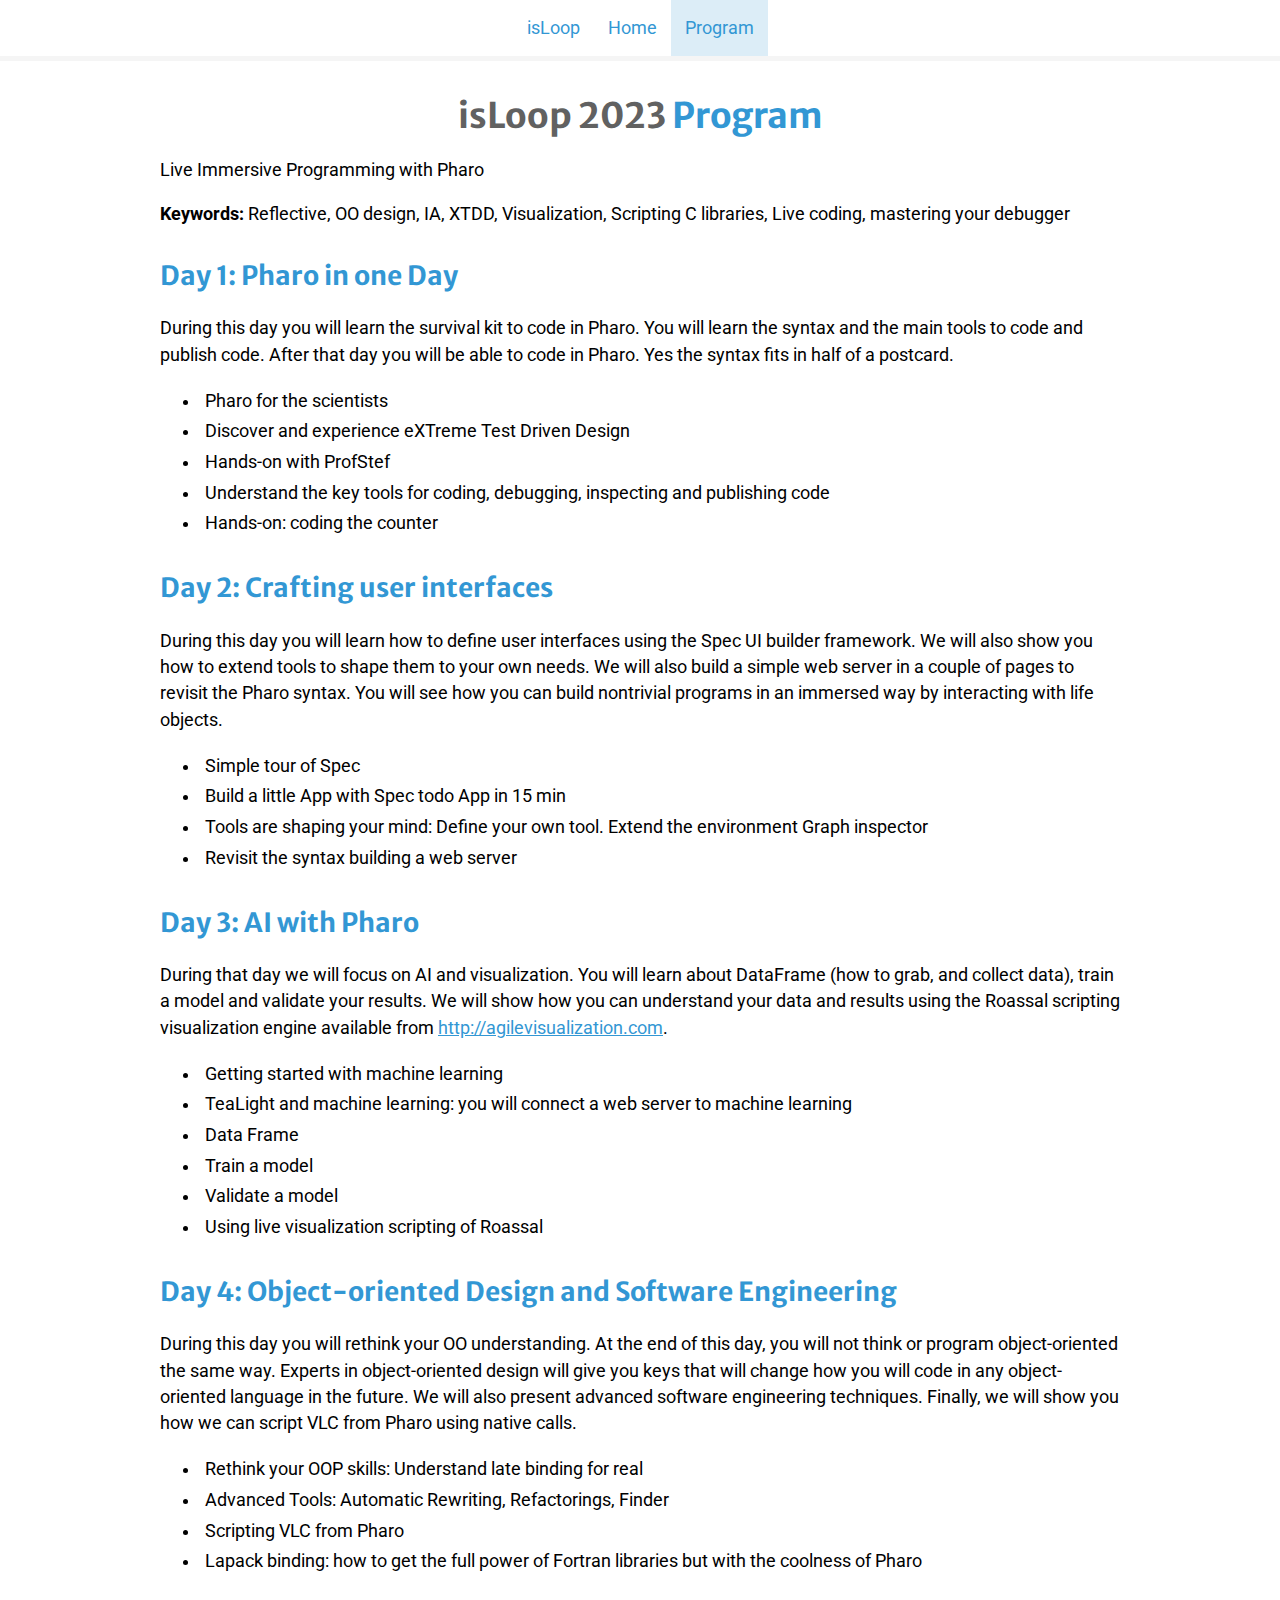
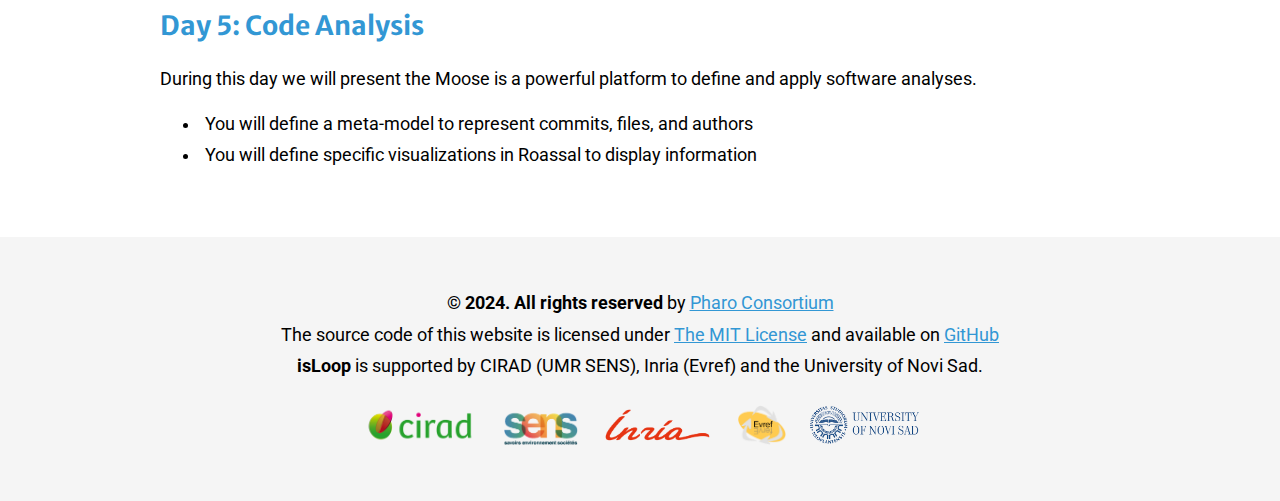
<file: website/2023-split/program.html>
<!DOCTYPE html>
<html
  lang="en"
  dir="ltr"
  itemscope
  itemtype="https://schema.org/WebPage"
  prefix="og:http://ogp.me/ns#"
>
  <head>
    <meta charset="UTF-8" />
    <meta name="viewport" content="width=device-width, initial-scale=1" />

    <title>isLoop: International School on Live Object-Oriented Programming</title>

    <link rel="canonical" href="https://isloop.pharo.org" />
    <link rel="icon" type="image/png" href="./img/icons/64x64.png" />
    <!-- <link rel="manifest" href="./manifest.json" /> -->

    <!-- General -->
    <meta
      name="application-name"
      content="isLoop: International School on Live Object-Oriented Programming"
    />
    <meta name="author" content="Oleksandr Zaitsev" />
    
    <meta
      name="description"
      content="Learn advanced object-oriented programming in Pharo"
    />
    <meta
      name="keywords"
      content="pharo, summer school, winter school, object-oriented programming,
      programming, live programming, learn programming"
    />
    <meta name="referrer" content="strict-origin" />

    <!-- JSON-LD -->
    <script type="application/ld+json">
      {
        "@context": "http://schema.org",
        "@type": "Webpage",
        "url": "https://isloop.pharo.org/",
        "name": "isLoop: International School on Live Object-Oriented Programming",
        "headline": "isLoop: International School on Live Object-Oriented Programming",
        "description": "Learn advanced object-oriented programming in Pharo",
        "mainEntityOfPage": {
          "@type": "WebPage",
          "@id": "https://isloop.pharo.org"
        },
        "publisher": {
          "@type": "Person",
          "name": "Oleksandr Zaitsev"
        },
        "image": {
          "@type": "ImageObject",
          "url": "./img/montpellier.jpg",
          "width": 1000,
          "height": 667
        },
        "datePublished": "2024-11-14",
        "keywords": "pharo, summer school, winter school, object-oriented programming, programming, live programming, learn programming"
      }
    </script>

    <!-- Google Fonts -->
    <link rel="preconnect" href="https://fonts.googleapis.com">
    <link rel="preconnect" href="https://fonts.gstatic.com" crossorigin>
    <link
      href="https://fonts.googleapis.com/css2?family=Roboto:ital,wght@0,400;0,700;1,400;1,700&display=swap"
      rel="stylesheet"
    />

    <!-- Top menu icon -->
    <link
      rel="stylesheet"
      href="https://cdnjs.cloudflare.com/ajax/libs/font-awesome/4.7.0/css/font-awesome.min.css"
    />

    <link rel="stylesheet" href="./style.css" />
  </head>
  <body>
    <header>
      <nav>
        <div class="nav-buttons" id="nav-buttons">
          <a href=".." rel="noopener noreferrer">isLoop</a>
          <a href="." rel="noopener noreferrer">Home</a>
          <a href="./program" rel="noopener noreferrer" class="active">Program</a>
          <a href="javascript:void(0);" class="icon" onclick="toggleTopMenu()">
            <i class="fa fa-bars"></i>
          </a>
        </div>
      </nav>
    </header>

    <main>
      <h1><span style="color: var(--color-dark-gray)">isLoop 2023</span> Program</h1>

      <p>Live Immersive Programming with Pharo</p>

      <p><b>Keywords:</b> Reflective, OO design, IA, XTDD, Visualization, Scripting C libraries,
        Live coding, mastering your debugger</p>

      <h2>Day 1: Pharo in one Day</h2>

      <p>During this day you will learn the survival kit to code in Pharo. You will learn
        the syntax and the main tools to code and publish code. After that day you will be
        able to code in Pharo. Yes the syntax fits in half of a postcard.</p>

      <ul>
        <li>Pharo for the scientists</li>
        <li>Discover and experience eXTreme Test Driven Design</li>
        <li>Hands-on with ProfStef</li>
        <li>Understand the key tools for coding, debugging, inspecting and publishing code</li>
        <li>Hands-on: coding the counter</li>
      </ul>

      <h2>Day 2: Crafting user interfaces</h2>

      <p>During this day you will learn how to define user interfaces using the Spec UI
        builder framework. We will also show you how to extend tools to shape them to your
        own needs. We will also build a simple web server in a couple of pages to revisit
        the Pharo syntax. You will see how you can build nontrivial programs in an immersed
        way by interacting with life objects.</p>

      <ul>
        <li>Simple tour of Spec</li>
        <li>Build a little App with Spec todo App in 15 min</li>
        <li>Tools are shaping your mind: Define your own tool. Extend the environment Graph inspector</li>
        <li>Revisit the syntax building a web server</li>
      </ul>

      <h2>Day 3: AI with Pharo</h2>
      
      <p>During that day we will focus on AI and visualization. You will learn about
        DataFrame (how to grab, and collect data), train a model and validate your results.
        We will show how you can understand your data and results using the Roassal scripting
        visualization engine available from
        <a href="http://agilevisualization.com" target="_blank" rel="noopener noreferrer">http://agilevisualization.com</a>.</p>

      <ul>
        <li>Getting started with  machine learning</li>
        <li>TeaLight and machine learning: you will connect a web server to machine learning</li>
        <li>Data Frame</li>
        <li>Train a model</li>
        <li>Validate a model</li>
        <li>Using live visualization scripting of Roassal</li>
      </ul>

      <h2>Day 4: Object-oriented Design and Software Engineering</h2>

      <p>During this day you will rethink your OO understanding. At the end of this day,
        you will not think or program object-oriented the same way. Experts in object-oriented
        design will give you keys that will change how you will code in any object-oriented
        language in the future. We will also present advanced software engineering techniques.
        Finally, we will show you how we can script VLC from Pharo using native calls.</p>

      <ul>
        <li>Rethink your OOP skills: Understand late binding for real</li>
        <li>Advanced Tools: Automatic Rewriting, Refactorings, Finder</li>
        <li>Scripting VLC from Pharo</li>
        <li>Lapack binding: how to get the full power of Fortran libraries but with the coolness of Pharo</li>
      </ul>

      <h2>Day 5: Code Analysis</h2>

      <p>During this day we will present the Moose is a powerful platform to define and
        apply software analyses.</p>

      <ul>
        <li>You will define a meta-model to represent commits, files, and authors</li>
        <li>You will define specific visualizations in Roassal to display information</li>
      </ul>

    </main>

    <footer>
      <p>
        <b>&copy; 2024. All rights reserved</b> by
        <span>
          <a href="https://consortium.pharo.org" target="_blank" rel="noopener">
            Pharo Consortium
          </a>
        </span>
      </p>
      <p>The source code of this website is licensed under
        <a
          href="https://github.com/pharo-project/isloop/blob/main/LICENSE"
          target="_blank"
          rel="license noopener noreferrer">The MIT License</a>
        and <span>available on
        <a
          href="https://github.com/pharo-project/isloop"
          target="_blank"
          rel="noopener noreferrer">GitHub</a></span>
      </p>

      <p><b>isLoop</b> is supported by CIRAD (UMR SENS), Inria (Evref)
        and the <span>University of Novi Sad.</span></p>

      <div class="footer-logos">
        <span>
          <a href="https://www.cirad.fr/" rel="noopener">
            <img src="./img/logos/cirad.png">
          </a>
          <a href="https://umr-sens.fr" rel="noopener">
            <img src="./img/logos/sens.png">
          </a>
        </span>
        <span>
          <a href="https://inria.fr/" rel="noopener">
            <img src="./img/logos/inria.png">
          </a>
          <a href="https://www.inria.fr/en/evref" rel="noopener">
            <img src="./img/logos/evref.png">
          </a>
        </span>
        <span>
          <a href="https://www.uns.ac.rs/index.php/en/" rel="noopener">
            <img src="./img/logos/novisad.png">
          </a>
        </span>
      </div>
    </footer>
    
    <script src="./script.js"></script>
  </body>
</html>
</file>
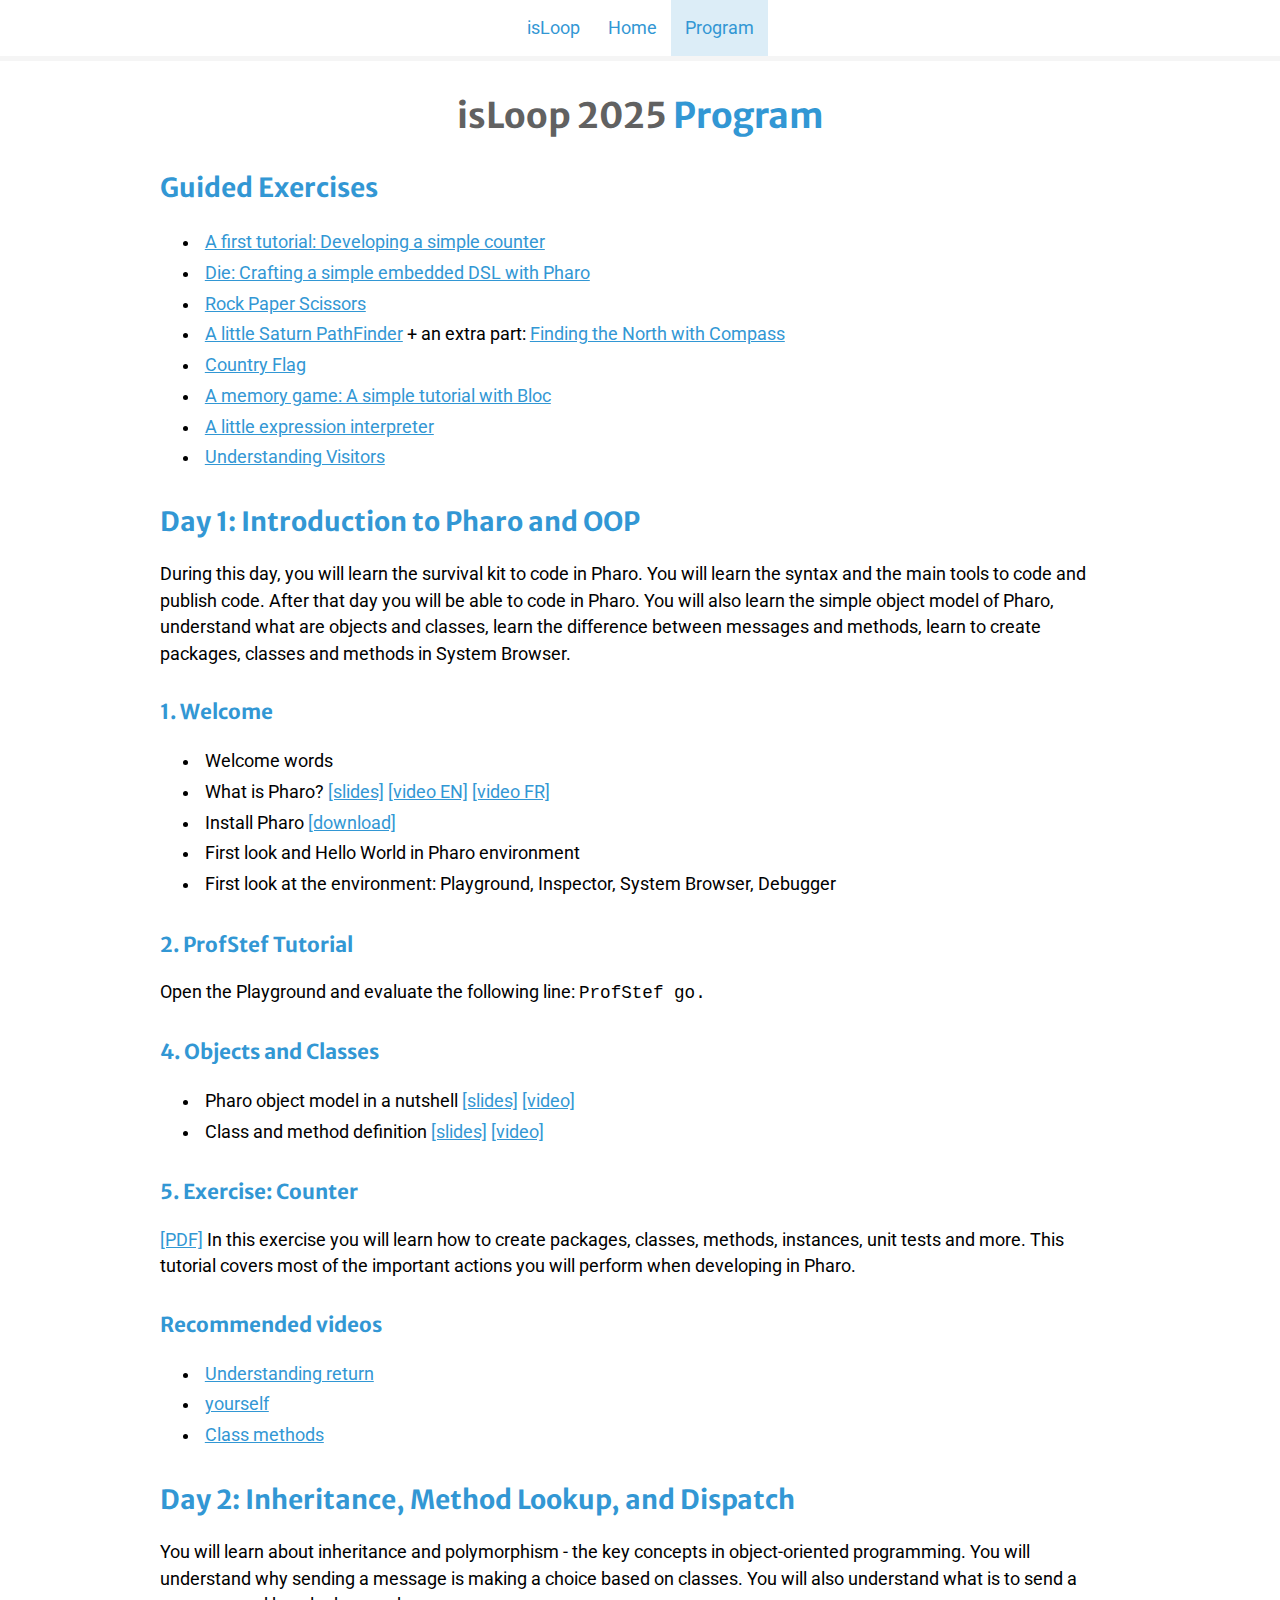
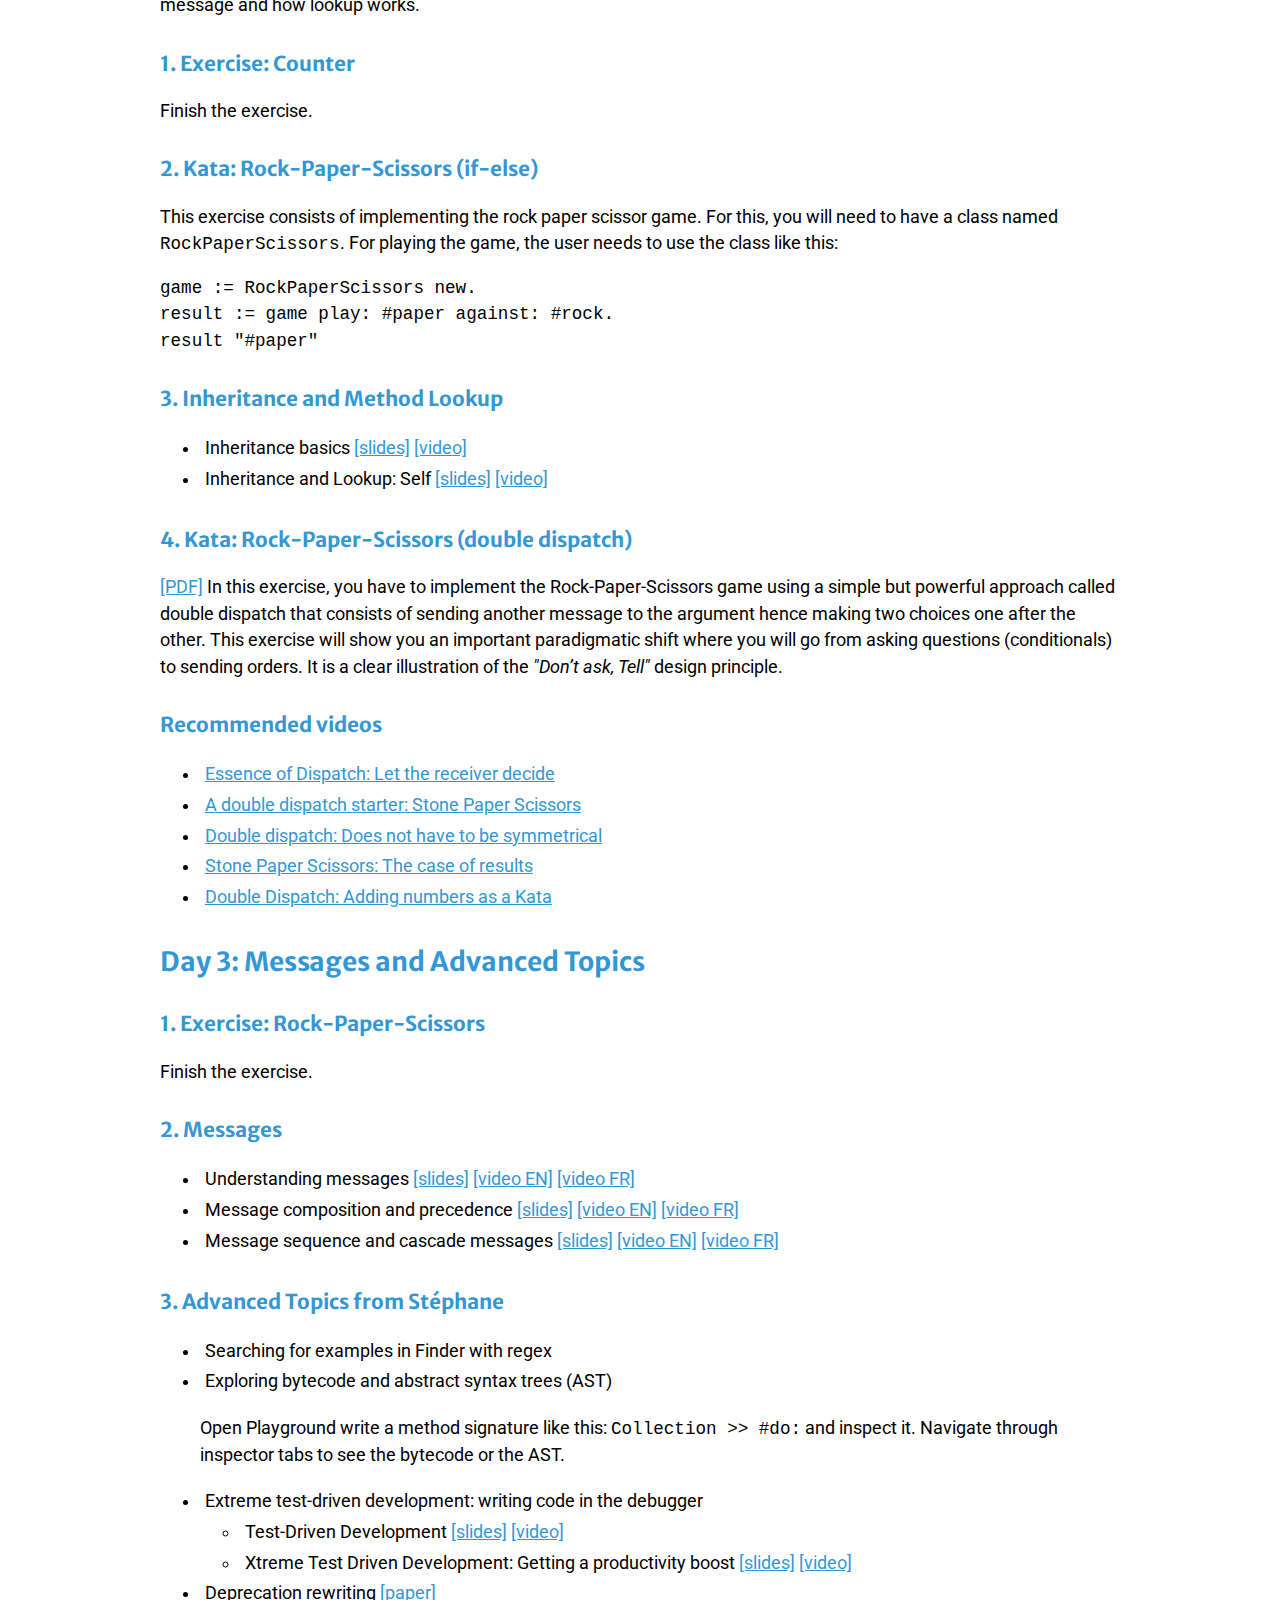
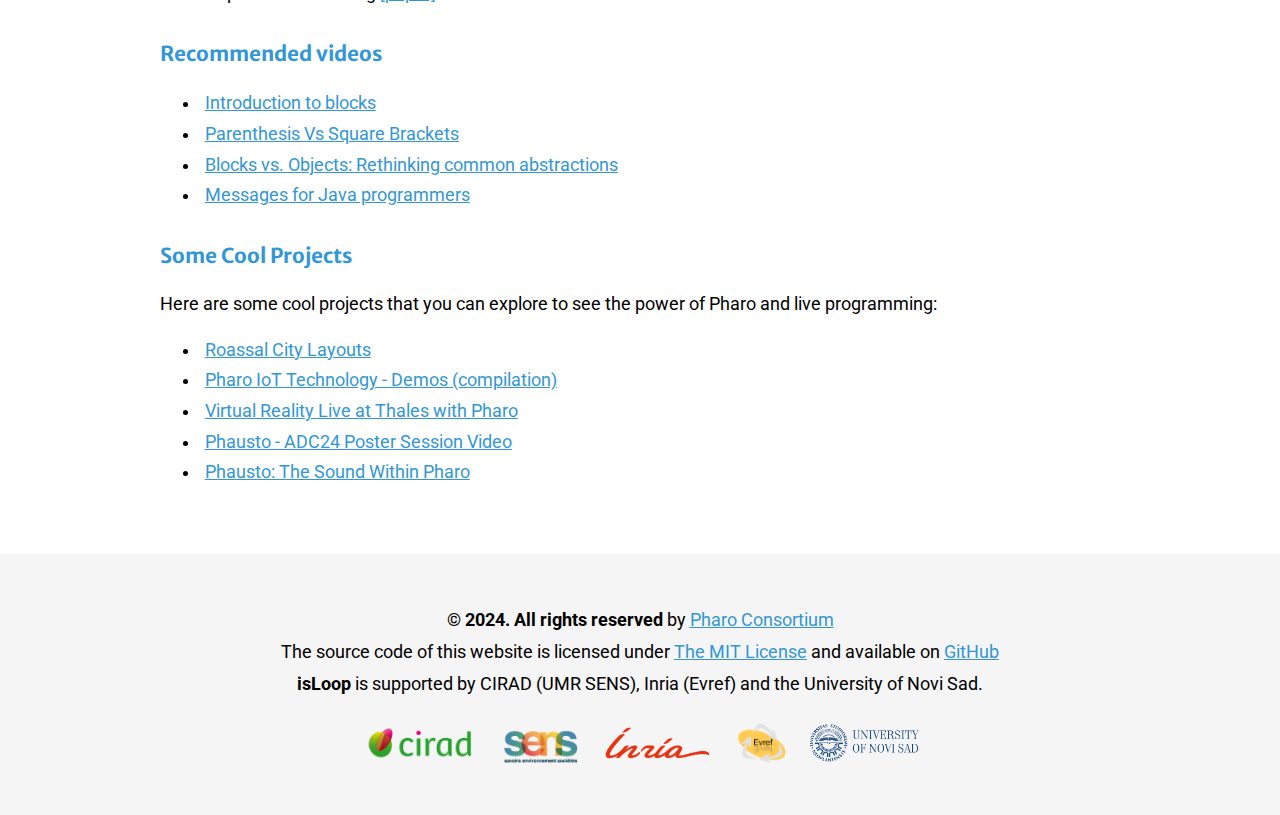
<file: website/2025-gdansk/program.html>
<!DOCTYPE html>
<html
  lang="en"
  dir="ltr"
  itemscope
  itemtype="https://schema.org/WebPage"
  prefix="og:http://ogp.me/ns#"
>
  <head>
    <meta charset="UTF-8" />
    <meta name="viewport" content="width=device-width, initial-scale=1" />

    <title>isLoop: International School on Live Object-Oriented Programming</title>

    <link rel="canonical" href="https://isloop.pharo.org" />
    <link rel="icon" type="image/png" href="./img/icons/64x64.png" />
    <!-- <link rel="manifest" href="./manifest.json" /> -->

    <!-- General -->
    <meta
      name="application-name"
      content="isLoop: International School on Live Object-Oriented Programming"
    />
    <meta name="author" content="Oleksandr Zaitsev" />
    
    <meta
      name="description"
      content="Learn advanced object-oriented programming in Pharo"
    />
    <meta
      name="keywords"
      content="pharo, summer school, winter school, object-oriented programming,
      programming, live programming, learn programming"
    />
    <meta name="referrer" content="strict-origin" />

    <!-- JSON-LD -->
    <script type="application/ld+json">
      {
        "@context": "http://schema.org",
        "@type": "Webpage",
        "url": "https://isloop.pharo.org/",
        "name": "isLoop: International School on Live Object-Oriented Programming",
        "headline": "isLoop: International School on Live Object-Oriented Programming",
        "description": "Learn advanced object-oriented programming in Pharo",
        "mainEntityOfPage": {
          "@type": "WebPage",
          "@id": "https://isloop.pharo.org"
        },
        "publisher": {
          "@type": "Person",
          "name": "Oleksandr Zaitsev"
        },
        "image": {
          "@type": "ImageObject",
          "url": "./img/gdansk.jpg",
          "width": 1000,
          "height": 667
        },
        "datePublished": "2026-03-02",
        "keywords": "pharo, summer school, object-oriented programming, programming, live programming, learn programming"
      }
    </script>

    <!-- Google Fonts -->
    <link rel="preconnect" href="https://fonts.googleapis.com">
    <link rel="preconnect" href="https://fonts.gstatic.com" crossorigin>
    <link
      href="https://fonts.googleapis.com/css2?family=Roboto:ital,wght@0,400;0,700;1,400;1,700&display=swap"
      rel="stylesheet"
    />

    <!-- Top menu icon -->
    <link
      rel="stylesheet"
      href="https://cdnjs.cloudflare.com/ajax/libs/font-awesome/4.7.0/css/font-awesome.min.css"
    />

    <link rel="stylesheet" href="./style.css" />
  </head>
  <body>
    <header>
      <nav>
        <div class="nav-buttons" id="nav-buttons">
          <a href=".." rel="noopener noreferrer">isLoop</a>
          <a href="." rel="noopener noreferrer">Home</a>
          <a href="./program" rel="noopener noreferrer" class="active">Program</a>
          <a href="javascript:void(0);" class="icon" onclick="toggleTopMenu()">
            <i class="fa fa-bars"></i>
          </a>
        </div>
      </nav>
    </header>

    <main>
      <h1><span style="color: var(--color-dark-gray)">isLoop 2025</span> Program</h1>

      <h2>Guided Exercises</h2>

      <ul>
        <li><a href="./exercises/Counter.pdf" target="_blank" rel="noopener noreferrer">A first tutorial: Developing a simple counter</a></li>
        <li><a href="./exercises/DieForRollPlayingGame.pdf" target="_blank" rel="noopener noreferrer">Die: Crafting a simple embedded DSL with Pharo</a></li>
        <li><a href="./exercises/PaperStoneScissor.pdf" target="_blank" rel="noopener noreferrer">Rock Paper Scissors</a></li>
        <li><a href="./exercises/Robots.pdf" target="_blank" rel="noopener noreferrer">A little Saturn PathFinder</a> + an extra part: <a href="./exercises/Compass.pdf">Finding the North with Compass</a></li>
        <li><a href="./exercises/CountryFlag.pdf" target="_blank" rel="noopener noreferrer">Country Flag</a></li>
        <li><a href="./exercises/MemoryGame.pdf" target="_blank" rel="noopener noreferrer">A memory game: A simple tutorial with Bloc</a></li>
        <li><a href="./exercises/Expressions.pdf" target="_blank" rel="noopener noreferrer">A little expression interpreter</a></li>
        <li><a href="./exercises/Expressions-Visitor.pdf" target="_blank" rel="noopener noreferrer">Understanding Visitors</a></li>
      </ul>

      <h2>Day 1: Introduction to Pharo and OOP</h2>

      <p>During this day, you will learn the survival kit to code in Pharo.
        You will learn the syntax and the main tools to code and publish code.
        After that day you will be able to code in Pharo. You will also learn
        the simple object model of Pharo, understand what are objects and classes,
        learn the difference between messages and methods, learn to create packages,
        classes and methods in System Browser.</p>

      <h3>1. Welcome</h3>

      <ul>
        <li>Welcome words</li>
        <li>What is Pharo? <a href="./slides/C019-W1S02-WhatIsPharo.pdf" target="_blank" rel="noopener noreferrer">[slides]</a> <a href="https://rmod-pharo-mooc.lille.inria.fr/MOOC/PharoMOOC-Videos/EN/Week1/C019SD-W1-S2-EN-V1.mp4" target="_blank" rel="noopener noreferrer">[video EN]</a> <a href="https://rmod-pharo-mooc.lille.inria.fr/MOOC/PharoMOOC-Videos/FR/Week1/C019SD-W1-S2-v2.mp4" target="_blank" rel="noopener noreferrer">[video FR]</a></li>
        <li>Install Pharo <a href="https://pharo.org/download" target="_blank" rel="noopener noreferrer">[download]</a></li>
        <li>First look and Hello World in Pharo environment</li>
        <li>First look at the environment: Playground, Inspector, System Browser, Debugger</li>
      </ul>

      <h3>2. ProfStef Tutorial</h3>

      <p>Open the Playground and evaluate the following line: <code>ProfStef go.</code></p>

      <h3>4. Objects and Classes</h3>

      <ul>
        <li>Pharo object model in a nutshell <a href="./slides/C019-W1S04-PharoModelInaNushell.pdf" target="_blank" rel="noopener noreferrer">[slides]</a> <a href="http://rmod-pharo-mooc.lille.inria.fr/MOOC/PharoMOOC-Videos/EN/Week1/C019SD-W1-S4-EN-V1.mp4" target="_blank" rel="noopener noreferrer">[video]</a></li>
        <li>Class and method definition <a href="./slides/C019-W1S06-ClassAndMethodDefinition.pdf" target="_blank" rel="noopener noreferrer">[slides]</a> <a href="http://rmod-pharo-mooc.lille.inria.fr/MOOC/PharoMOOC-Videos/EN/Week1/C019SD-W1-S6-EN-V1.mp4" target="_blank" rel="noopener noreferrer">[video]</a></li>
      </ul>

      <h3>5. Exercise: Counter</h3>

      <p><a href="./exercises/Counter.pdf" target="_blank" rel="noopener noreferrer">[PDF]</a> In this exercise you will learn how to create packages, classes, methods, instances,
      unit tests and more. This tutorial covers most of the important actions you will perform when developing in Pharo.</p>

      <h3>Recommended videos</h3>

      <ul>
        <li><a href="https://youtu.be/dEUcZolohlw" target="_blank" rel="noopener noreferrer">Understanding return</a></li>
        <li><a href="http://rmod-pharo-mooc.lille.inria.fr/MOOC/PharoMOOC-Videos/EN/Week2/C019SD-W2-S10-EN-V1.mp4" target="_blank" rel="noopener noreferrer">yourself</a></li>
        <li><a href="http://rmod-pharo-mooc.lille.inria.fr/MOOC/PharoMOOC-Videos/EN/Week3/C019SD-W3-S6-EN-V1.mp4" target="_blank" rel="noopener noreferrer">Class methods</a></li>
      </ul>

      <h2>Day 2: Inheritance, Method Lookup, and Dispatch</h2>

      <p>You will learn about inheritance and polymorphism - the key concepts in object-oriented programming. You will understand why sending a message is making a choice based on classes. You will also understand what is to send a message and how lookup works.</p>

      <h3>1. Exercise: Counter</h3>

      <p>Finish the exercise.</p>

      <h3>2. Kata: Rock-Paper-Scissors (if-else)</h3  >

      <p>This exercise consists of implementing the rock paper scissor game. For this, you will need to have a class named <code>RockPaperScissors</code>. For playing the game, the user needs to use the class like this:</p>

      <pre><code>game := RockPaperScissors new.
result := game play: #paper against: #rock.
result "#paper"</code></pre>

      <h3>3. Inheritance and Method Lookup</h3>

      <ul>
        <li>Inheritance basics <a href="./slides/M1-3-Essence-03-Inheritance-Basic.pdf" target="_blank" rel="noopener noreferrer">[slides]</a> <a href="http://rmod-pharo-mooc.lille.inria.fr/AdvancedDesignMooc/Videos/M01_S3.mp4" target="_blank" rel="noopener noreferrer">[video]</a></li>
        <li>Inheritance and Lookup: Self <a href="./slides/M1-4-Essence-04-Self.pdf" target="_blank" rel="noopener noreferrer">[slides]</a> <a href="http://rmod-pharo-mooc.lille.inria.fr/AdvancedDesignMooc/Videos/M01_S4.mp4" target="_blank" rel="noopener noreferrer">[video]</a></li>
      </ul>

      <h3>4. Kata: Rock-Paper-Scissors (double dispatch)</h3>

      <p><a href="./exercises/PaperStoneScissor.pdf" target="_blank" rel="noopener noreferrer">[PDF]</a> In this exercise, you have to implement the Rock-Paper-Scissors game using a simple but powerful approach called double dispatch that consists of sending another message to the argument hence making two choices one after the other. This exercise will show you an important paradigmatic shift where you will go from asking questions (conditionals) to sending orders. It is a clear illustration of the <i>"Don’t ask, Tell"</i> design principle.</p>

      <h3>Recommended videos</h3>

      <ul>
        <li><a href="https://rmod-pharo-mooc.lille.inria.fr/AdvancedDesignMooc/Videos/M01_S2_V2.mp4" target="_blank" rel="noopener noreferrer">Essence of Dispatch: Let the receiver decide</a></li>
        <li><a href="http://rmod-pharo-mooc.lille.inria.fr/AdvancedDesignMooc/Videos/M06_S1.mp4" target="_blank" rel="noopener noreferrer">A double dispatch starter: Stone Paper Scissors</a></li>
        <li><a href="http://rmod-pharo-mooc.lille.inria.fr/AdvancedDesignMooc/Videos/M06_S2.mp4" target="_blank" rel="noopener noreferrer">Double dispatch: Does not have to be symmetrical</a></li>
        <li><a href="http://rmod-pharo-mooc.lille.inria.fr/AdvancedDesignMooc/Videos/M06_S6.mp4" target="_blank" rel="noopener noreferrer">Stone Paper Scissors: The case of results</a></li>
        <li><a href="http://rmod-pharo-mooc.lille.inria.fr/AdvancedDesignMooc/Videos/M06_S7.mp4" target="_blank" rel="noopener noreferrer">Double Dispatch: Adding numbers as a Kata</a></li>
      </ul>

      <h2>Day 3: Messages and Advanced Topics</h2>

      <h3>1. Exercise: Rock-Paper-Scissors</h3>

      <p>Finish the exercise.</p>

      <h3>2. Messages</h3>

      <ul>
        <li>Understanding messages <a href="./slides/C019-W2S01-Messages.pdf" target="_blank" rel="noopener noreferrer">[slides]</a> <a href="http://rmod-pharo-mooc.lille.inria.fr/MOOC/PharoMOOC-Videos/EN/Week2/C019SD-W2-S1-EN-V1.mp4" target="_blank" rel="noopener noreferrer">[video EN]</a> <a href="https://rmod-pharo-mooc.lille.inria.fr/MOOC/PharoMOOC-Videos/FR/Week2/C019SD-W2-S1-v3.mp4" target="_blank" rel="noopener noreferrer">[video FR]</a></li>
        <li>Message composition and precedence <a href="./slides/C019-W2S03-Messages-Precedence.pdf" target="_blank" rel="noopener noreferrer">[slides]</a> <a href="http://rmod-pharo-mooc.lille.inria.fr/MOOC/PharoMOOC-Videos/EN/Week2/C019SD-W2-S3-EN-V1.mp4" target="_blank" rel="noopener noreferrer">[video EN]</a> <a href="https://rmod-pharo-mooc.lille.inria.fr/MOOC/PharoMOOC-Videos/FR/Week2/C019SD-W2-S3-v3.mp4" target="_blank" rel="noopener noreferrer">[video FR]</a></li>
        <li>Message sequence and cascade messages <a href="./slides/C019-W2S04-Messages-Sequence.pdf" target="_blank" rel="noopener noreferrer">[slides]</a> <a href="http://rmod-pharo-mooc.lille.inria.fr/MOOC/PharoMOOC-Videos/EN/Week2/C019SD-W2-S4-EN-V1.mp4" target="_blank" rel="noopener noreferrer">[video EN]</a> <a href="https://rmod-pharo-mooc.lille.inria.fr/MOOC/PharoMOOC-Videos/FR/Week2/C019SD-W2-S4-v3.mp4" target="_blank" rel="noopener noreferrer">[video FR]</a></li>
      </ul>

      <h3>3. Advanced Topics from Stéphane</h3>

      <ul>
        <li>Searching for examples in Finder with regex</li>
        <li>Exploring bytecode and abstract syntax trees (AST)</li>

        <p>Open Playground write a method signature like this: <code>Collection >> #do:</code> and inspect it. Navigate through inspector tabs to see the bytecode or the AST.</p>

        <li>Extreme test-driven development: writing code in the debugger</li>

        <ul>
          <li>Test-Driven Development <a href="./slides/M2-3-Tests-03-TDD.pdf" target="_blank" rel="noopener noreferrer">[slides]</a> <a href="http://rmod-pharo-mooc.lille.inria.fr/AdvancedDesignMooc/Videos/M02_S3.mp4" target="_blank" rel="noopener noreferrer">[video]</a></li>
          <li>Xtreme Test Driven Development: Getting a productivity boost <a href="./slides/M2-4-Tests-04-XTDD.pdf" target="_blank" rel="noopener noreferrer">[slides]</a> <a href="http://rmod-pharo-mooc.lille.inria.fr/AdvancedDesignMooc/Videos/M02_S4_V2.mp4" target="_blank" rel="noopener noreferrer">[video]</a></li>
        </ul>

        <li>Deprecation rewriting <a href="http://www.jot.fm/issues/issue_2022_01/article1.pdf" target="_blank" rel="noopener noreferrer">[paper]</a></li>
      </ul>

      <h3>Recommended videos</h3>

      <ul>
        <li><a href="http://rmod-pharo-mooc.lille.inria.fr/MOOC/PharoMOOC-Videos/EN/Week2/C019SD-W2-S6-EN-V1.mp4" target="_blank" rel="noopener noreferrer">Introduction to blocks</a></li>
        <li><a href="http://rmod-pharo-mooc.lille.inria.fr/MOOC/PharoMOOC-Videos/EN/Week2/C019SD-W2-S9-EN-V1.mp4" target="_blank" rel="noopener noreferrer">Parenthesis Vs Square Brackets</a></li>
        <li><a href="http://rmod-pharo-mooc.lille.inria.fr/AdvancedDesignMooc/Videos/M05_S6_V2.mp4" target="_blank" rel="noopener noreferrer">Blocks vs. Objects: Rethinking common abstractions</a></li>
        <li><a href="http://rmod-pharo-mooc.lille.inria.fr/MOOC/PharoMOOC-Videos/EN/Week2/C019SD-W2-S2-EN-V1.mp4" target="_blank" rel="noopener noreferrer">Messages for Java programmers</a></li>
      </ul>

      <h3>Some Cool Projects</h3>
      
       <p>Here are some cool projects that you can explore to see the power of Pharo and live programming:</p>

      <ul>
        <li><a href="https://youtu.be/CuimMwuZiGA" target="_blank" rel="noopener noreferrer">Roassal City Layouts</a></li>
        <li><a href="https://youtu.be/QJu8GVXFqtk" target="_blank" rel="noopener noreferrer">Pharo IoT Technology - Demos (compilation)</a></li>
        <li><a href="https://youtu.be/b4nNtN7XBi8" target="_blank" rel="noopener noreferrer">Virtual Reality Live at Thales with Pharo</a></li>
        <li><a href="https://youtu.be/F1RwJs3vjcY" target="_blank" rel="noopener noreferrer">Phausto - ADC24 Poster Session Video</a></li>
        <li><a href="https://youtu.be/zP1GVVrydOs" target="_blank" rel="noopener noreferrer">Phausto: The Sound Within Pharo</a></li>
      </ul>

    </main>

    <footer>
      <p>
        <b>&copy; 2024. All rights reserved</b> by
        <span>
          <a href="https://consortium.pharo.org" target="_blank" rel="noopener">
            Pharo Consortium
          </a>
        </span>
      </p>
      <p>The source code of this website is licensed under
        <a
          href="https://github.com/pharo-project/isloop/blob/main/LICENSE"
          target="_blank"
          rel="license noopener noreferrer">The MIT License</a>
        and <span>available on
        <a
          href="https://github.com/pharo-project/isloop"
          target="_blank"
          rel="noopener noreferrer">GitHub</a></span>
      </p>

      <p><b>isLoop</b> is supported by CIRAD (UMR SENS), Inria (Evref)
        and the <span>University of Novi Sad.</span></p>

      <div class="footer-logos">
        <span>
          <a href="https://www.cirad.fr/" rel="noopener">
            <img src="./img/logos/cirad.png">
          </a>
          <a href="https://umr-sens.fr" rel="noopener">
            <img src="./img/logos/sens.png">
          </a>
        </span>
        <span>
          <a href="https://inria.fr/" rel="noopener">
            <img src="./img/logos/inria.png">
          </a>
          <a href="https://www.inria.fr/en/evref" rel="noopener">
            <img src="./img/logos/evref.png">
          </a>
        </span>
        <span>
          <a href="https://www.uns.ac.rs/index.php/en/" rel="noopener">
            <img src="./img/logos/novisad.png">
          </a>
        </span>
      </div>
    </footer>
    
    <script src="./script.js"></script>

    <script>
      (function () {
        const buttons = document.querySelectorAll(".track-button");
        const panels = document.querySelectorAll(".track-content");

        function activate(track) {
          buttons.forEach((b) => {
            const isActive = b.getAttribute("data-track") === track;
            b.classList.toggle("active", isActive);
            b.setAttribute("aria-selected", isActive ? "true" : "false");
          });

          panels.forEach((p) => {
            p.classList.toggle("active", p.id === (track === "b" ? "track-b" : "track-a"));
          });

          // Optional: reflect selection in URL for sharing
          history.replaceState(null, "", track === "b" ? "#track-b" : "#track-a");
        }

        function initialTrack() {
          const h = (location.hash || "").toLowerCase();
          if (h === "#track-b") return "b";
          return "a";
        }

        buttons.forEach((b) => {
          b.addEventListener("click", () => activate(b.getAttribute("data-track")));
        });

        activate(initialTrack());
      })();
    </script>
  </body>
</html>
</file>
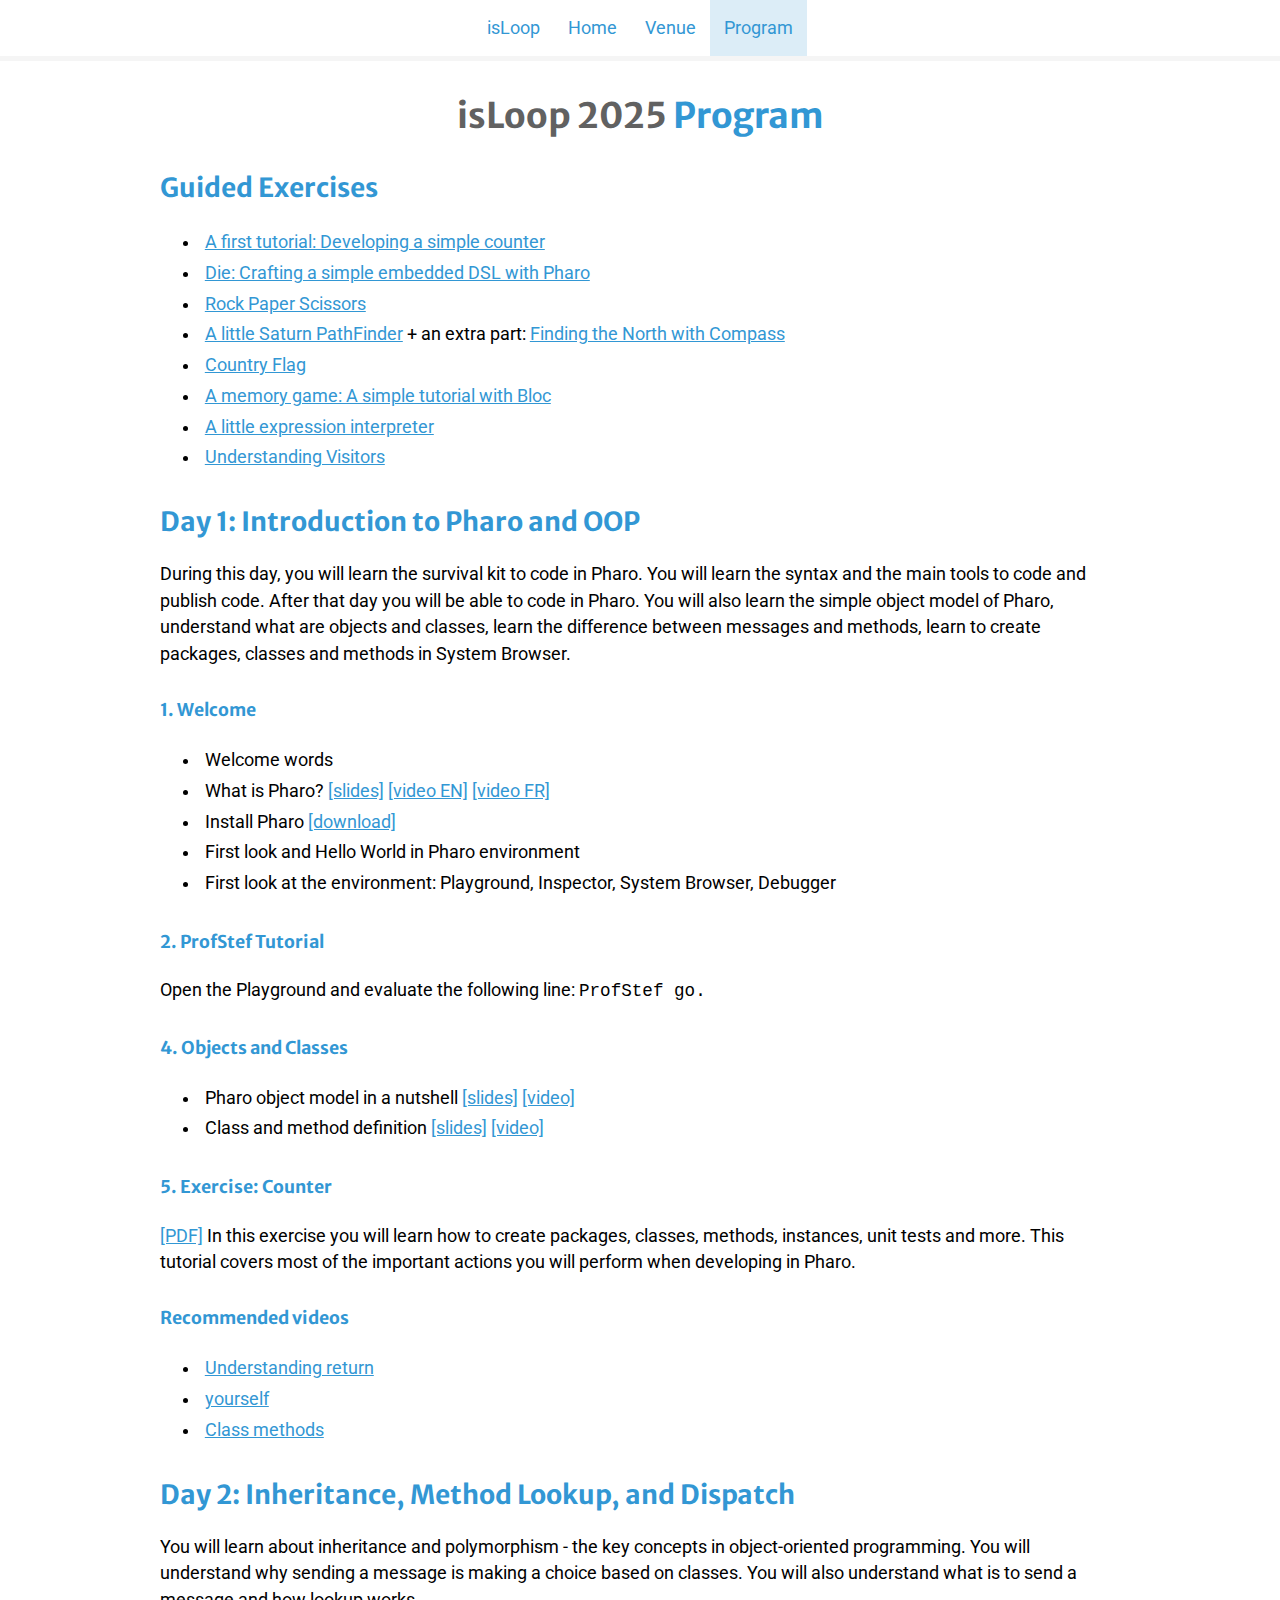
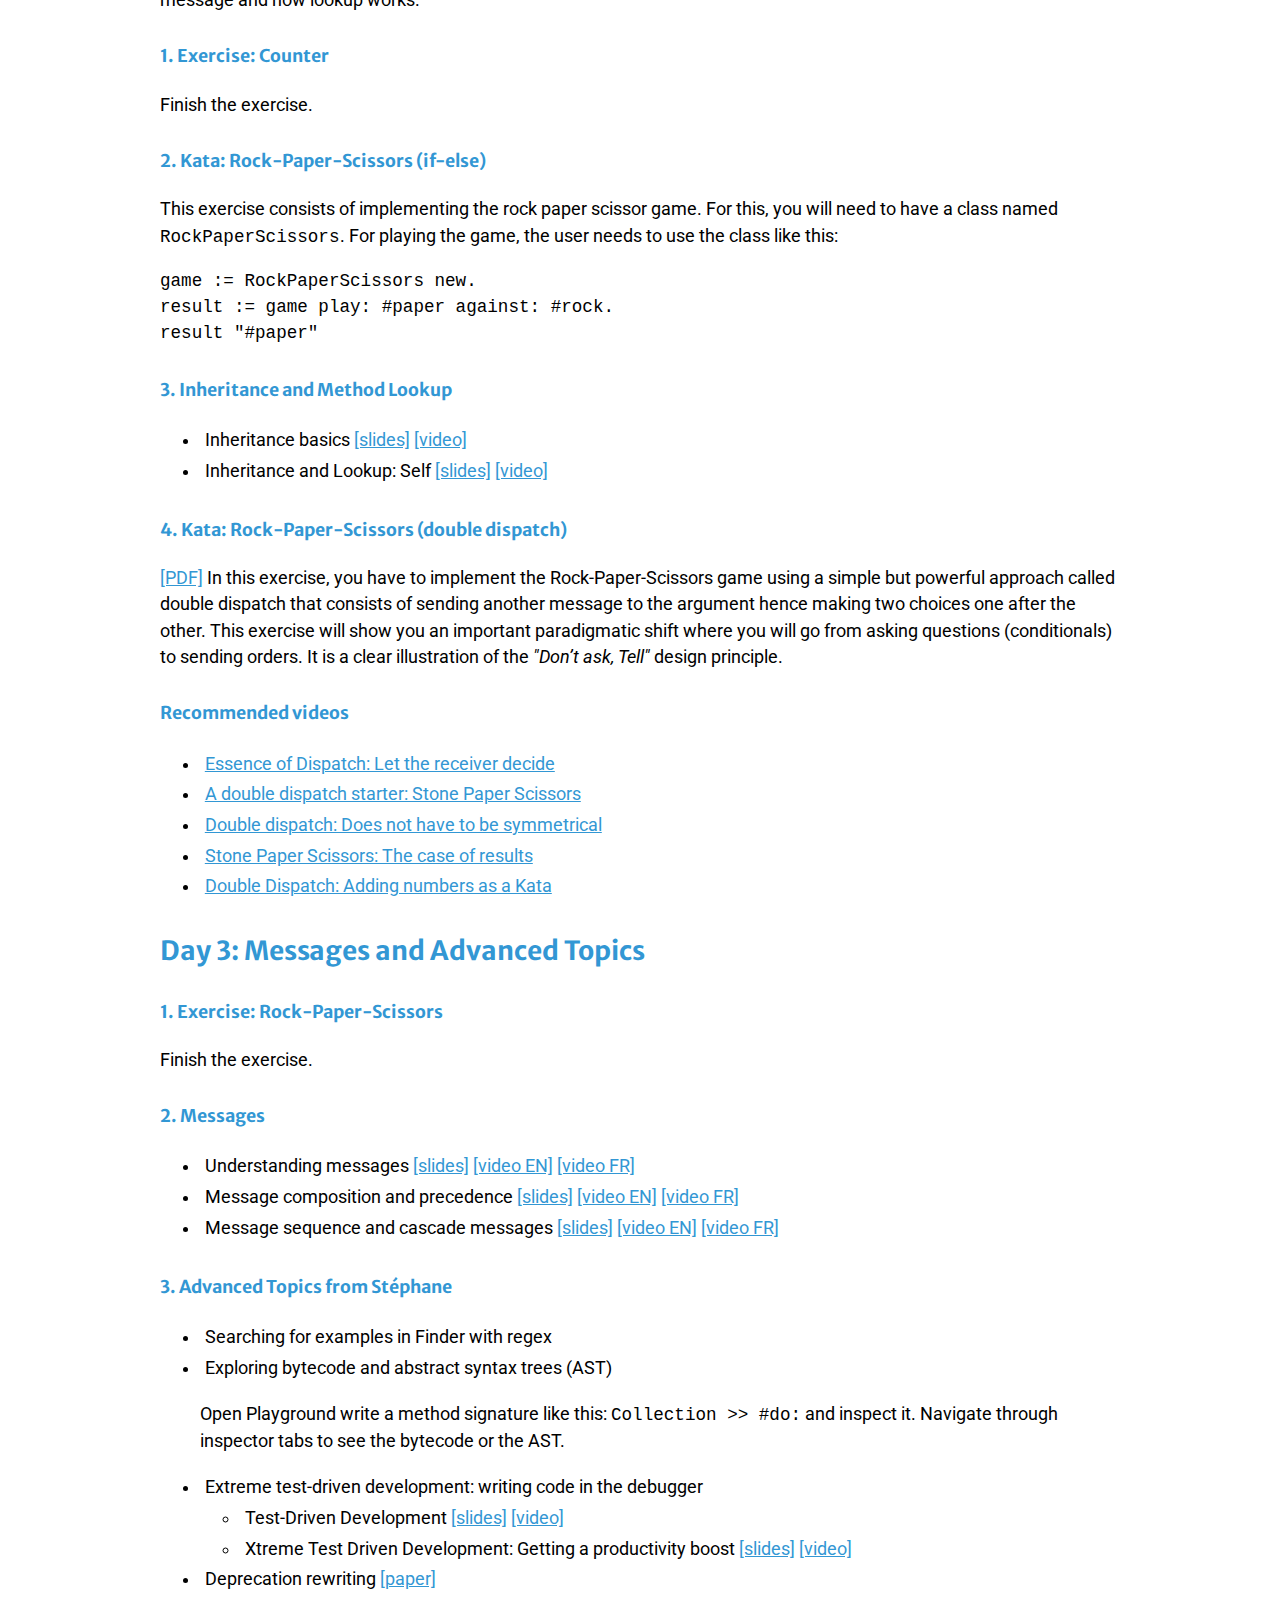
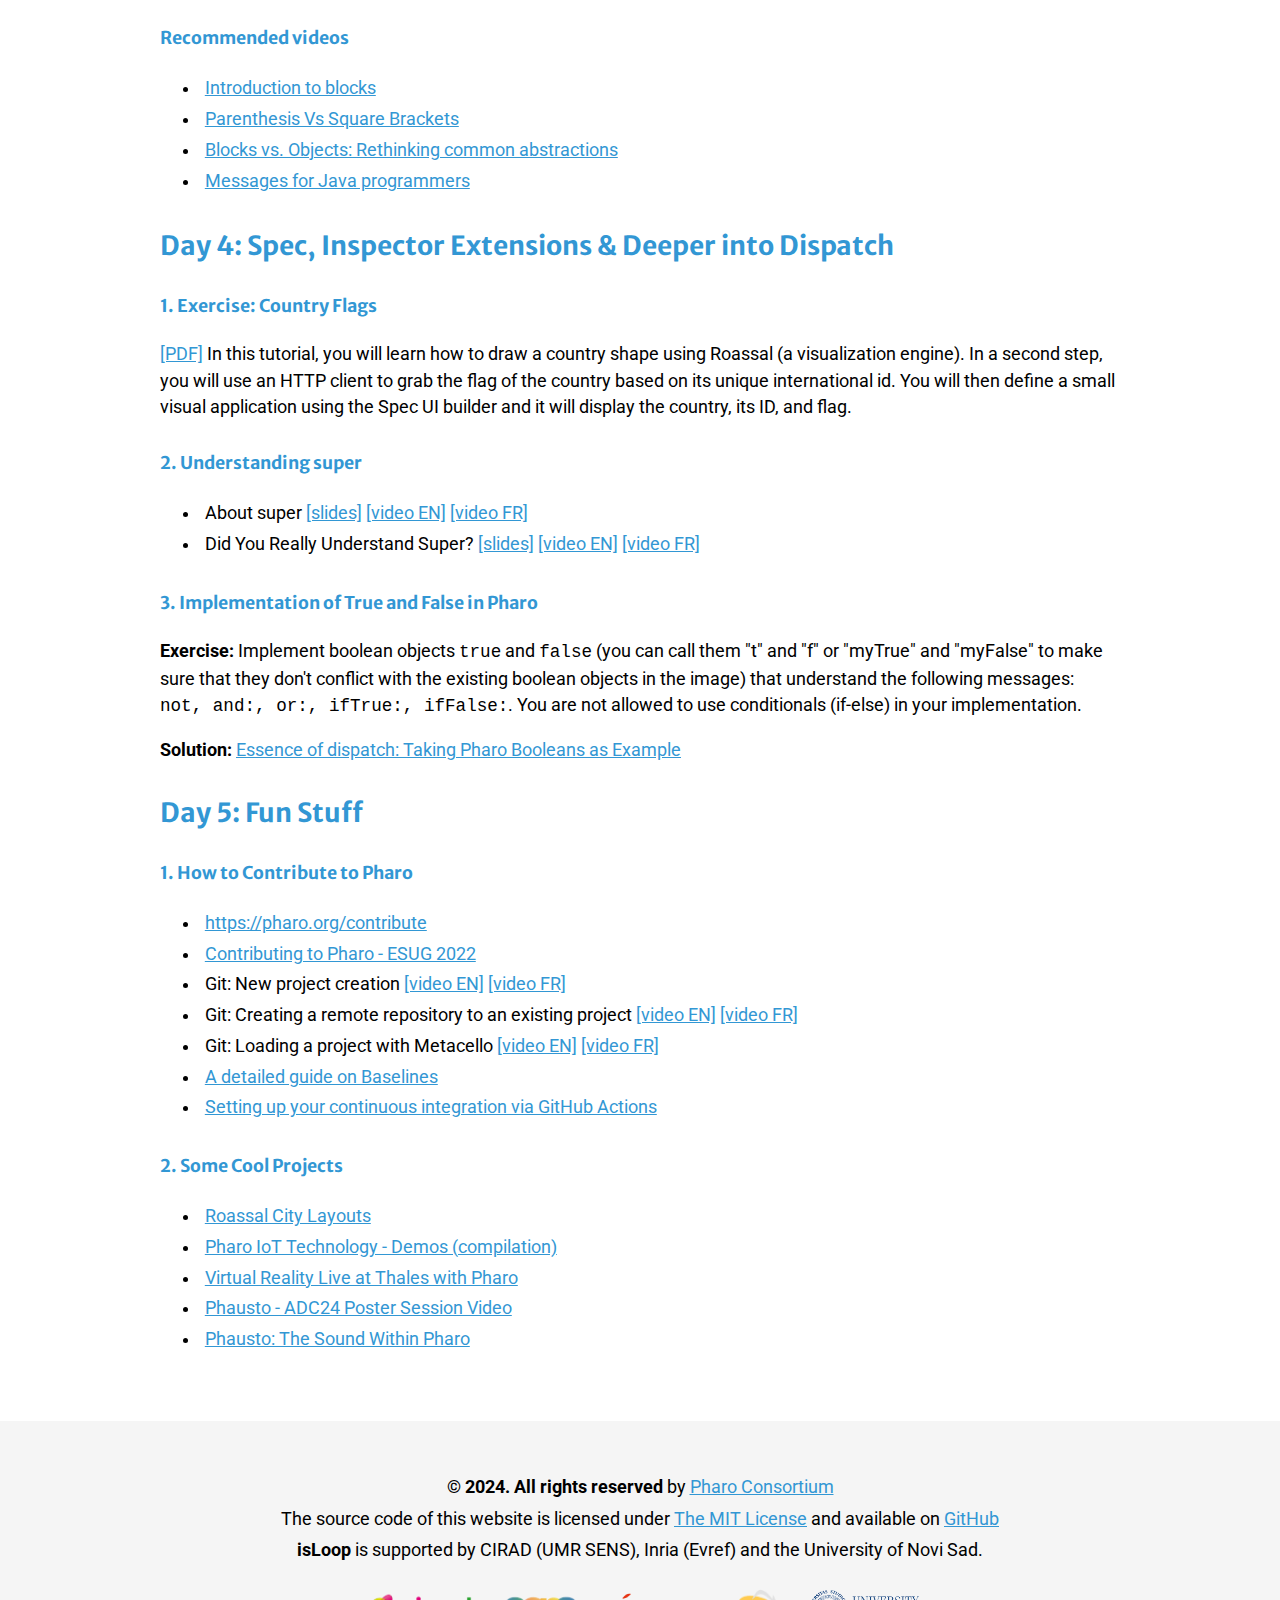
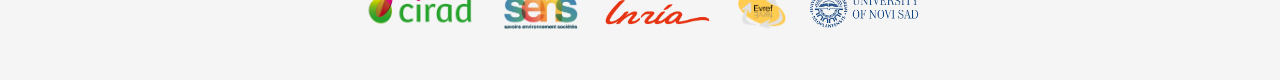
<file: website/2025-montpellier/program.html>
<!DOCTYPE html>
<html
  lang="en"
  dir="ltr"
  itemscope
  itemtype="https://schema.org/WebPage"
  prefix="og:http://ogp.me/ns#"
>
  <head>
    <meta charset="UTF-8" />
    <meta name="viewport" content="width=device-width, initial-scale=1" />

    <title>isLoop: International School on Live Object-Oriented Programming</title>

    <link rel="canonical" href="https://isloop.pharo.org" />
    <link rel="icon" type="image/png" href="./img/icons/64x64.png" />
    <!-- <link rel="manifest" href="./manifest.json" /> -->

    <!-- General -->
    <meta
      name="application-name"
      content="isLoop: International School on Live Object-Oriented Programming"
    />
    <meta name="author" content="Oleksandr Zaitsev" />
    
    <meta
      name="description"
      content="Learn advanced object-oriented programming in Pharo"
    />
    <meta
      name="keywords"
      content="pharo, summer school, winter school, object-oriented programming,
      programming, live programming, learn programming"
    />
    <meta name="referrer" content="strict-origin" />

    <!-- JSON-LD -->
    <script type="application/ld+json">
      {
        "@context": "http://schema.org",
        "@type": "Webpage",
        "url": "https://isloop.pharo.org/",
        "name": "isLoop: International School on Live Object-Oriented Programming",
        "headline": "isLoop: International School on Live Object-Oriented Programming",
        "description": "Learn advanced object-oriented programming in Pharo",
        "mainEntityOfPage": {
          "@type": "WebPage",
          "@id": "https://isloop.pharo.org"
        },
        "publisher": {
          "@type": "Person",
          "name": "Oleksandr Zaitsev"
        },
        "image": {
          "@type": "ImageObject",
          "url": "./img/montpellier.jpg",
          "width": 1000,
          "height": 667
        },
        "datePublished": "2024-11-14",
        "keywords": "pharo, summer school, winter school, object-oriented programming, programming, live programming, learn programming"
      }
    </script>

    <!-- Google Fonts -->
    <link rel="preconnect" href="https://fonts.googleapis.com">
    <link rel="preconnect" href="https://fonts.gstatic.com" crossorigin>
    <link
      href="https://fonts.googleapis.com/css2?family=Roboto:ital,wght@0,400;0,700;1,400;1,700&display=swap"
      rel="stylesheet"
    />

    <!-- Top menu icon -->
    <link
      rel="stylesheet"
      href="https://cdnjs.cloudflare.com/ajax/libs/font-awesome/4.7.0/css/font-awesome.min.css"
    />

    <link rel="stylesheet" href="./style.css" />
  </head>
  <body>
    <header>
      <nav>
        <div class="nav-buttons" id="nav-buttons">
          <a href=".." rel="noopener noreferrer">isLoop</a>
          <a href="." rel="noopener noreferrer">Home</a>
          <a href="./venue" rel="noopener noreferrer">Venue</a>
          <a href="./program" rel="noopener noreferrer" class="active">Program</a>
          <a href="javascript:void(0);" class="icon" onclick="toggleTopMenu()">
            <i class="fa fa-bars"></i>
          </a>
        </div>
      </nav>
    </header>

    <main>
      <h1><span style="color: var(--color-dark-gray)">isLoop 2025</span> Program</h1>

      <h2>Guided Exercises</h2>

      <ul>
        <li><a href="./exercises/Counter.pdf" target="_blank" rel="noopener noreferrer">A first tutorial: Developing a simple counter</a></li>
        <li><a href="./exercises/DieForRollPlayingGame.pdf" target="_blank" rel="noopener noreferrer">Die: Crafting a simple embedded DSL with Pharo</a></li>
        <li><a href="./exercises/PaperStoneScissor.pdf" target="_blank" rel="noopener noreferrer">Rock Paper Scissors</a></li>
        <li><a href="./exercises/Robots.pdf" target="_blank" rel="noopener noreferrer">A little Saturn PathFinder</a> + an extra part: <a href="./exercises/Compass.pdf">Finding the North with Compass</a></li>
        <li><a href="./exercises/CountryFlag.pdf" target="_blank" rel="noopener noreferrer">Country Flag</a></li>
        <li><a href="./exercises/MemoryGame.pdf" target="_blank" rel="noopener noreferrer">A memory game: A simple tutorial with Bloc</a></li>
        <li><a href="./exercises/Expressions.pdf" target="_blank" rel="noopener noreferrer">A little expression interpreter</a></li>
        <li><a href="./exercises/Expressions-Visitor.pdf" target="_blank" rel="noopener noreferrer">Understanding Visitors</a></li>
      </ul>

      <h2>Day 1: Introduction to Pharo and OOP</h2>

      <p>During this day, you will learn the survival kit to code in Pharo.
        You will learn the syntax and the main tools to code and publish code.
        After that day you will be able to code in Pharo. You will also learn
        the simple object model of Pharo, understand what are objects and classes,
        learn the difference between messages and methods, learn to create packages,
        classes and methods in System Browser.</p>

      <h4>1. Welcome</h4>

      <ul>
        <li>Welcome words</li>
        <li>What is Pharo? <a href="./slides/C019-W1S02-WhatIsPharo.pdf" target="_blank" rel="noopener noreferrer">[slides]</a> <a href="https://rmod-pharo-mooc.lille.inria.fr/MOOC/PharoMOOC-Videos/EN/Week1/C019SD-W1-S2-EN-V1.mp4" target="_blank" rel="noopener noreferrer">[video EN]</a> <a href="https://rmod-pharo-mooc.lille.inria.fr/MOOC/PharoMOOC-Videos/FR/Week1/C019SD-W1-S2-v2.mp4" target="_blank" rel="noopener noreferrer">[video FR]</a></li>
        <li>Install Pharo <a href="https://pharo.org/download" target="_blank" rel="noopener noreferrer">[download]</a></li>
        <li>First look and Hello World in Pharo environment</li>
        <li>First look at the environment: Playground, Inspector, System Browser, Debugger</li>
      </ul>

      <h4>2. ProfStef Tutorial</h4>

      <p>Open the Playground and evaluate the following line: <code>ProfStef go.</code></p>

      <h4>4. Objects and Classes</h4>

      <ul>
        <li>Pharo object model in a nutshell <a href="./slides/C019-W1S04-PharoModelInaNushell.pdf" target="_blank" rel="noopener noreferrer">[slides]</a> <a href="http://rmod-pharo-mooc.lille.inria.fr/MOOC/PharoMOOC-Videos/EN/Week1/C019SD-W1-S4-EN-V1.mp4" target="_blank" rel="noopener noreferrer">[video]</a></li>
        <li>Class and method definition <a href="./slides/C019-W1S06-ClassAndMethodDefinition.pdf" target="_blank" rel="noopener noreferrer">[slides]</a> <a href="http://rmod-pharo-mooc.lille.inria.fr/MOOC/PharoMOOC-Videos/EN/Week1/C019SD-W1-S6-EN-V1.mp4" target="_blank" rel="noopener noreferrer">[video]</a></li>
      </ul>

      <h4>5. Exercise: Counter</h4>

      <p><a href="./exercises/Counter.pdf" target="_blank" rel="noopener noreferrer">[PDF]</a> In this exercise you will learn how to create packages, classes, methods, instances,
      unit tests and more. This tutorial covers most of the important actions you will perform when developing in Pharo.</p>

      <h4>Recommended videos</h4>

      <ul>
        <li><a href="https://youtu.be/dEUcZolohlw" target="_blank" rel="noopener noreferrer">Understanding return</a></li>
        <li><a href="http://rmod-pharo-mooc.lille.inria.fr/MOOC/PharoMOOC-Videos/EN/Week2/C019SD-W2-S10-EN-V1.mp4" target="_blank" rel="noopener noreferrer">yourself</a></li>
        <li><a href="http://rmod-pharo-mooc.lille.inria.fr/MOOC/PharoMOOC-Videos/EN/Week3/C019SD-W3-S6-EN-V1.mp4" target="_blank" rel="noopener noreferrer">Class methods</a></li>
      </ul>

      <h2>Day 2: Inheritance, Method Lookup, and Dispatch</h2>

      <p>You will learn about inheritance and polymorphism - the key concepts in object-oriented programming. You will understand why sending a message is making a choice based on classes. You will also understand what is to send a message and how lookup works.</p>

      <h4>1. Exercise: Counter</h4>

      <p>Finish the exercise.</p>

      <h4>2. Kata: Rock-Paper-Scissors (if-else)</h4>

      <p>This exercise consists of implementing the rock paper scissor game. For this, you will need to have a class named <code>RockPaperScissors</code>. For playing the game, the user needs to use the class like this:</p>

      <pre><code>game := RockPaperScissors new.
result := game play: #paper against: #rock.
result "#paper"</code></pre>

      <h4>3. Inheritance and Method Lookup</h4>

      <ul>
        <li>Inheritance basics <a href="./slides/M1-3-Essence-03-Inheritance-Basic.pdf" target="_blank" rel="noopener noreferrer">[slides]</a> <a href="http://rmod-pharo-mooc.lille.inria.fr/AdvancedDesignMooc/Videos/M01_S3.mp4" target="_blank" rel="noopener noreferrer">[video]</a></li>
        <li>Inheritance and Lookup: Self <a href="./slides/M1-4-Essence-04-Self.pdf" target="_blank" rel="noopener noreferrer">[slides]</a> <a href="http://rmod-pharo-mooc.lille.inria.fr/AdvancedDesignMooc/Videos/M01_S4.mp4" target="_blank" rel="noopener noreferrer">[video]</a></li>
      </ul>

      <h4>4. Kata: Rock-Paper-Scissors (double dispatch)</h4>

      <p><a href="./exercises/PaperStoneScissor.pdf" target="_blank" rel="noopener noreferrer">[PDF]</a> In this exercise, you have to implement the Rock-Paper-Scissors game using a simple but powerful approach called double dispatch that consists of sending another message to the argument hence making two choices one after the other. This exercise will show you an important paradigmatic shift where you will go from asking questions (conditionals) to sending orders. It is a clear illustration of the <i>"Don’t ask, Tell"</i> design principle.</p>

      <h4>Recommended videos</h4>

      <ul>
        <li><a href="https://rmod-pharo-mooc.lille.inria.fr/AdvancedDesignMooc/Videos/M01_S2_V2.mp4" target="_blank" rel="noopener noreferrer">Essence of Dispatch: Let the receiver decide</a></li>
        <li><a href="http://rmod-pharo-mooc.lille.inria.fr/AdvancedDesignMooc/Videos/M06_S1.mp4" target="_blank" rel="noopener noreferrer">A double dispatch starter: Stone Paper Scissors</a></li>
        <li><a href="http://rmod-pharo-mooc.lille.inria.fr/AdvancedDesignMooc/Videos/M06_S2.mp4" target="_blank" rel="noopener noreferrer">Double dispatch: Does not have to be symmetrical</a></li>
        <li><a href="http://rmod-pharo-mooc.lille.inria.fr/AdvancedDesignMooc/Videos/M06_S6.mp4" target="_blank" rel="noopener noreferrer">Stone Paper Scissors: The case of results</a></li>
        <li><a href="http://rmod-pharo-mooc.lille.inria.fr/AdvancedDesignMooc/Videos/M06_S7.mp4" target="_blank" rel="noopener noreferrer">Double Dispatch: Adding numbers as a Kata</a></li>
      </ul>

      <h2>Day 3: Messages and Advanced Topics</h2>

      <h4>1. Exercise: Rock-Paper-Scissors</h4>

      <p>Finish the exercise.</p>

      <h4>2. Messages</h4>

      <ul>
        <li>Understanding messages <a href="./slides/C019-W2S01-Messages.pdf" target="_blank" rel="noopener noreferrer">[slides]</a> <a href="http://rmod-pharo-mooc.lille.inria.fr/MOOC/PharoMOOC-Videos/EN/Week2/C019SD-W2-S1-EN-V1.mp4" target="_blank" rel="noopener noreferrer">[video EN]</a> <a href="https://rmod-pharo-mooc.lille.inria.fr/MOOC/PharoMOOC-Videos/FR/Week2/C019SD-W2-S1-v3.mp4" target="_blank" rel="noopener noreferrer">[video FR]</a></li>
        <li>Message composition and precedence <a href="./slides/C019-W2S03-Messages-Precedence.pdf" target="_blank" rel="noopener noreferrer">[slides]</a> <a href="http://rmod-pharo-mooc.lille.inria.fr/MOOC/PharoMOOC-Videos/EN/Week2/C019SD-W2-S3-EN-V1.mp4" target="_blank" rel="noopener noreferrer">[video EN]</a> <a href="https://rmod-pharo-mooc.lille.inria.fr/MOOC/PharoMOOC-Videos/FR/Week2/C019SD-W2-S3-v3.mp4" target="_blank" rel="noopener noreferrer">[video FR]</a></li>
        <li>Message sequence and cascade messages <a href="./slides/C019-W2S04-Messages-Sequence.pdf" target="_blank" rel="noopener noreferrer">[slides]</a> <a href="http://rmod-pharo-mooc.lille.inria.fr/MOOC/PharoMOOC-Videos/EN/Week2/C019SD-W2-S4-EN-V1.mp4" target="_blank" rel="noopener noreferrer">[video EN]</a> <a href="https://rmod-pharo-mooc.lille.inria.fr/MOOC/PharoMOOC-Videos/FR/Week2/C019SD-W2-S4-v3.mp4" target="_blank" rel="noopener noreferrer">[video FR]</a></li>
      </ul>

      <h4>3. Advanced Topics from Stéphane</h4>

      <ul>
        <li>Searching for examples in Finder with regex</li>
        <li>Exploring bytecode and abstract syntax trees (AST)</li>

        <p>Open Playground write a method signature like this: <code>Collection >> #do:</code> and inspect it. Navigate through inspector tabs to see the bytecode or the AST.</p>

        <li>Extreme test-driven development: writing code in the debugger</li>

        <ul>
          <li>Test-Driven Development <a href="./slides/M2-3-Tests-03-TDD.pdf" target="_blank" rel="noopener noreferrer">[slides]</a> <a href="http://rmod-pharo-mooc.lille.inria.fr/AdvancedDesignMooc/Videos/M02_S3.mp4" target="_blank" rel="noopener noreferrer">[video]</a></li>
          <li>Xtreme Test Driven Development: Getting a productivity boost <a href="./slides/M2-4-Tests-04-XTDD.pdf" target="_blank" rel="noopener noreferrer">[slides]</a> <a href="http://rmod-pharo-mooc.lille.inria.fr/AdvancedDesignMooc/Videos/M02_S4_V2.mp4" target="_blank" rel="noopener noreferrer">[video]</a></li>
        </ul>

        <li>Deprecation rewriting <a href="http://www.jot.fm/issues/issue_2022_01/article1.pdf" target="_blank" rel="noopener noreferrer">[paper]</a></li>
      </ul>

      <h4>Recommended videos</h4>

      <ul>
        <li><a href="http://rmod-pharo-mooc.lille.inria.fr/MOOC/PharoMOOC-Videos/EN/Week2/C019SD-W2-S6-EN-V1.mp4" target="_blank" rel="noopener noreferrer">Introduction to blocks</a></li>
        <li><a href="http://rmod-pharo-mooc.lille.inria.fr/MOOC/PharoMOOC-Videos/EN/Week2/C019SD-W2-S9-EN-V1.mp4" target="_blank" rel="noopener noreferrer">Parenthesis Vs Square Brackets</a></li>
        <li><a href="http://rmod-pharo-mooc.lille.inria.fr/AdvancedDesignMooc/Videos/M05_S6_V2.mp4" target="_blank" rel="noopener noreferrer">Blocks vs. Objects: Rethinking common abstractions</a></li>
        <li><a href="http://rmod-pharo-mooc.lille.inria.fr/MOOC/PharoMOOC-Videos/EN/Week2/C019SD-W2-S2-EN-V1.mp4" target="_blank" rel="noopener noreferrer">Messages for Java programmers</a></li>
      </ul>

      <h2>Day 4: Spec, Inspector Extensions & Deeper into Dispatch</h2>

      <h4>1. Exercise: Country Flags</h4>

      <a href="./exercises/CountryFlag.pdf" target="_blank" rel="noopener noreferrer">[PDF]</a> In this tutorial, you will learn how to draw a country shape using Roassal (a visualization engine). In a second step, you will use an HTTP client to grab the flag of the country based on its unique international id. You will then define a small visual application using the Spec UI builder and it will display the country, its ID, and flag.

      <h4>2. Understanding super</h4>

      <ul>
        <li>About super <a href="./slides/M1-5-Essence-05-Super.pdf" target="_blank" rel="noopener noreferrer">[slides]</a> <a href="http://rmod-pharo-mooc.lille.inria.fr/AdvancedDesignMooc/Videos/M01_S5.mp4" target="_blank" rel="noopener noreferrer">[video EN]</a> <a href="https://rmod-pharo-mooc.lille.inria.fr/MOOC/PharoMOOC-Videos/FR/Week4/C019SD-W4-S3-v3.mp4" target="_blank" rel="noopener noreferrer">[video FR]</a></li>
        <li>Did You Really Understand Super? <a href="./slides/M7-8-Essence-06-DidYouUnderstandSuper.pdf" target="_blank" rel="noopener noreferrer">[slides]</a> <a href="http://rmod-pharo-mooc.lille.inria.fr/AdvancedDesignMooc/Videos/M07_S8.mp4" target="_blank" rel="noopener noreferrer">[video EN]</a> <a href="https://rmod-pharo-mooc.lille.inria.fr/MOOC/PharoMOOC-Videos/FR/Week6/C019SD-W6-S1-v3.mp4" target="_blank" rel="noopener noreferrer">[video FR]</a></li>
      </ul>

      <h4>3. Implementation of True and False in Pharo</h4>

      <p><b>Exercise:</b> Implement boolean objects <code>true</code> and <code>false</code> (you can call them "t" and "f" or "myTrue" and "myFalse" to make sure that they don't conflict with the existing boolean objects in the image) that understand the following messages: <code>not, and:, or:, ifTrue:, ifFalse:</code>. You are not allowed to use conditionals (if-else) in your implementation.</p>

      <p><b>Solution:</b> <a href="https://rmod-pharo-mooc.lille.inria.fr/AdvancedDesignMooc/Videos/M01_S1.mp4" target="_blank" rel="noopener noreferrer">Essence of dispatch: Taking Pharo Booleans as Example</a></p>

      <h2>Day 5: Fun Stuff</h2>

      <h4>1. How to Contribute to Pharo</h4>

      <ul>
        <li><a href="https://pharo.org/contribute" target="_blank" rel="noopener noreferrer">https://pharo.org/contribute</a></li>
        <li><a href="https://youtu.be/AtjEgK3lBPE" target="_blank" rel="noopener noreferrer">Contributing to Pharo - ESUG 2022</a></li>
        <li>Git: New project creation <a href="https://rmod-pharo-mooc.lille.inria.fr/MOOC/PharoMOOC-Videos/EN/Week4/W4-LiveA-EN-final.mp4" target="_blank" rel="noopener noreferrer">[video EN]</a> <a href="https://rmod-pharo-mooc.lille.inria.fr/MOOC/PharoMOOC-Videos/FR/Week4/W4-LiveA-FR-final.mp4" target="_blank" rel="noopener noreferrer">[video FR]</a></li>
        <li>Git: Creating a remote repository to an existing project <a href="https://rmod-pharo-mooc.lille.inria.fr/MOOC/PharoMOOC-Videos/EN/Week4/W4-LiveB-EN-final.mp4" target="_blank" rel="noopener noreferrer">[video EN]</a> <a href="https://rmod-pharo-mooc.lille.inria.fr/MOOC/PharoMOOC-Videos/FR/Week4/W4-LiveB-FR-final.mp4" target="_blank" rel="noopener noreferrer">[video FR]</a></li>
        <li>Git: Loading a project with Metacello <a href="https://rmod-pharo-mooc.lille.inria.fr/MOOC/PharoMOOC-Videos/EN/Week4/W4-LiveC-EN-final.mp4" target="_blank" rel="noopener noreferrer">[video EN]</a> <a href="https://rmod-pharo-mooc.lille.inria.fr/MOOC/PharoMOOC-Videos/FR/Week4/W4-LiveC-FR-final.mp4" target="_blank" rel="noopener noreferrer">[video FR]</a></li>
        <li><a href="https://github.com/pharo-open-documentation/pharo-wiki/blob/master/General/Baselines.md" target="_blank" rel="noopener noreferrer">A detailed guide on Baselines</a></li>
        <li><a href="https://github.com/pharo-open-documentation/pharo-wiki/blob/master/General/GithubActions.md" target="_blank" rel="noopener noreferrer">Setting up your continuous integration via GitHub Actions</a></li>
      </ul>

      <h4>2. Some Cool Projects</h4>

      <ul>
        <li><a href="https://youtu.be/CuimMwuZiGA" target="_blank" rel="noopener noreferrer">Roassal City Layouts</a></li>
        <li><a href="https://youtu.be/QJu8GVXFqtk" target="_blank" rel="noopener noreferrer">Pharo IoT Technology - Demos (compilation)</a></li>
        <li><a href="https://youtu.be/b4nNtN7XBi8" target="_blank" rel="noopener noreferrer">Virtual Reality Live at Thales with Pharo</a></li>
        <li><a href="https://youtu.be/F1RwJs3vjcY" target="_blank" rel="noopener noreferrer">Phausto - ADC24 Poster Session Video</a></li>
        <li><a href="https://youtu.be/zP1GVVrydOs" target="_blank" rel="noopener noreferrer">Phausto: The Sound Within Pharo</a></li>
      </ul>

    </main>

    <footer>
      <p>
        <b>&copy; 2024. All rights reserved</b> by
        <span>
          <a href="https://consortium.pharo.org" target="_blank" rel="noopener">
            Pharo Consortium
          </a>
        </span>
      </p>
      <p>The source code of this website is licensed under
        <a
          href="https://github.com/pharo-project/isloop/blob/main/LICENSE"
          target="_blank"
          rel="license noopener noreferrer">The MIT License</a>
        and <span>available on
        <a
          href="https://github.com/pharo-project/isloop"
          target="_blank"
          rel="noopener noreferrer">GitHub</a></span>
      </p>

      <p><b>isLoop</b> is supported by CIRAD (UMR SENS), Inria (Evref)
        and the <span>University of Novi Sad.</span></p>

      <div class="footer-logos">
        <span>
          <a href="https://www.cirad.fr/" rel="noopener">
            <img src="./img/logos/cirad.png">
          </a>
          <a href="https://umr-sens.fr" rel="noopener">
            <img src="./img/logos/sens.png">
          </a>
        </span>
        <span>
          <a href="https://inria.fr/" rel="noopener">
            <img src="./img/logos/inria.png">
          </a>
          <a href="https://www.inria.fr/en/evref" rel="noopener">
            <img src="./img/logos/evref.png">
          </a>
        </span>
        <span>
          <a href="https://www.uns.ac.rs/index.php/en/" rel="noopener">
            <img src="./img/logos/novisad.png">
          </a>
        </span>
      </div>
    </footer>
    
    <script src="./script.js"></script>
  </body>
</html>
</file>
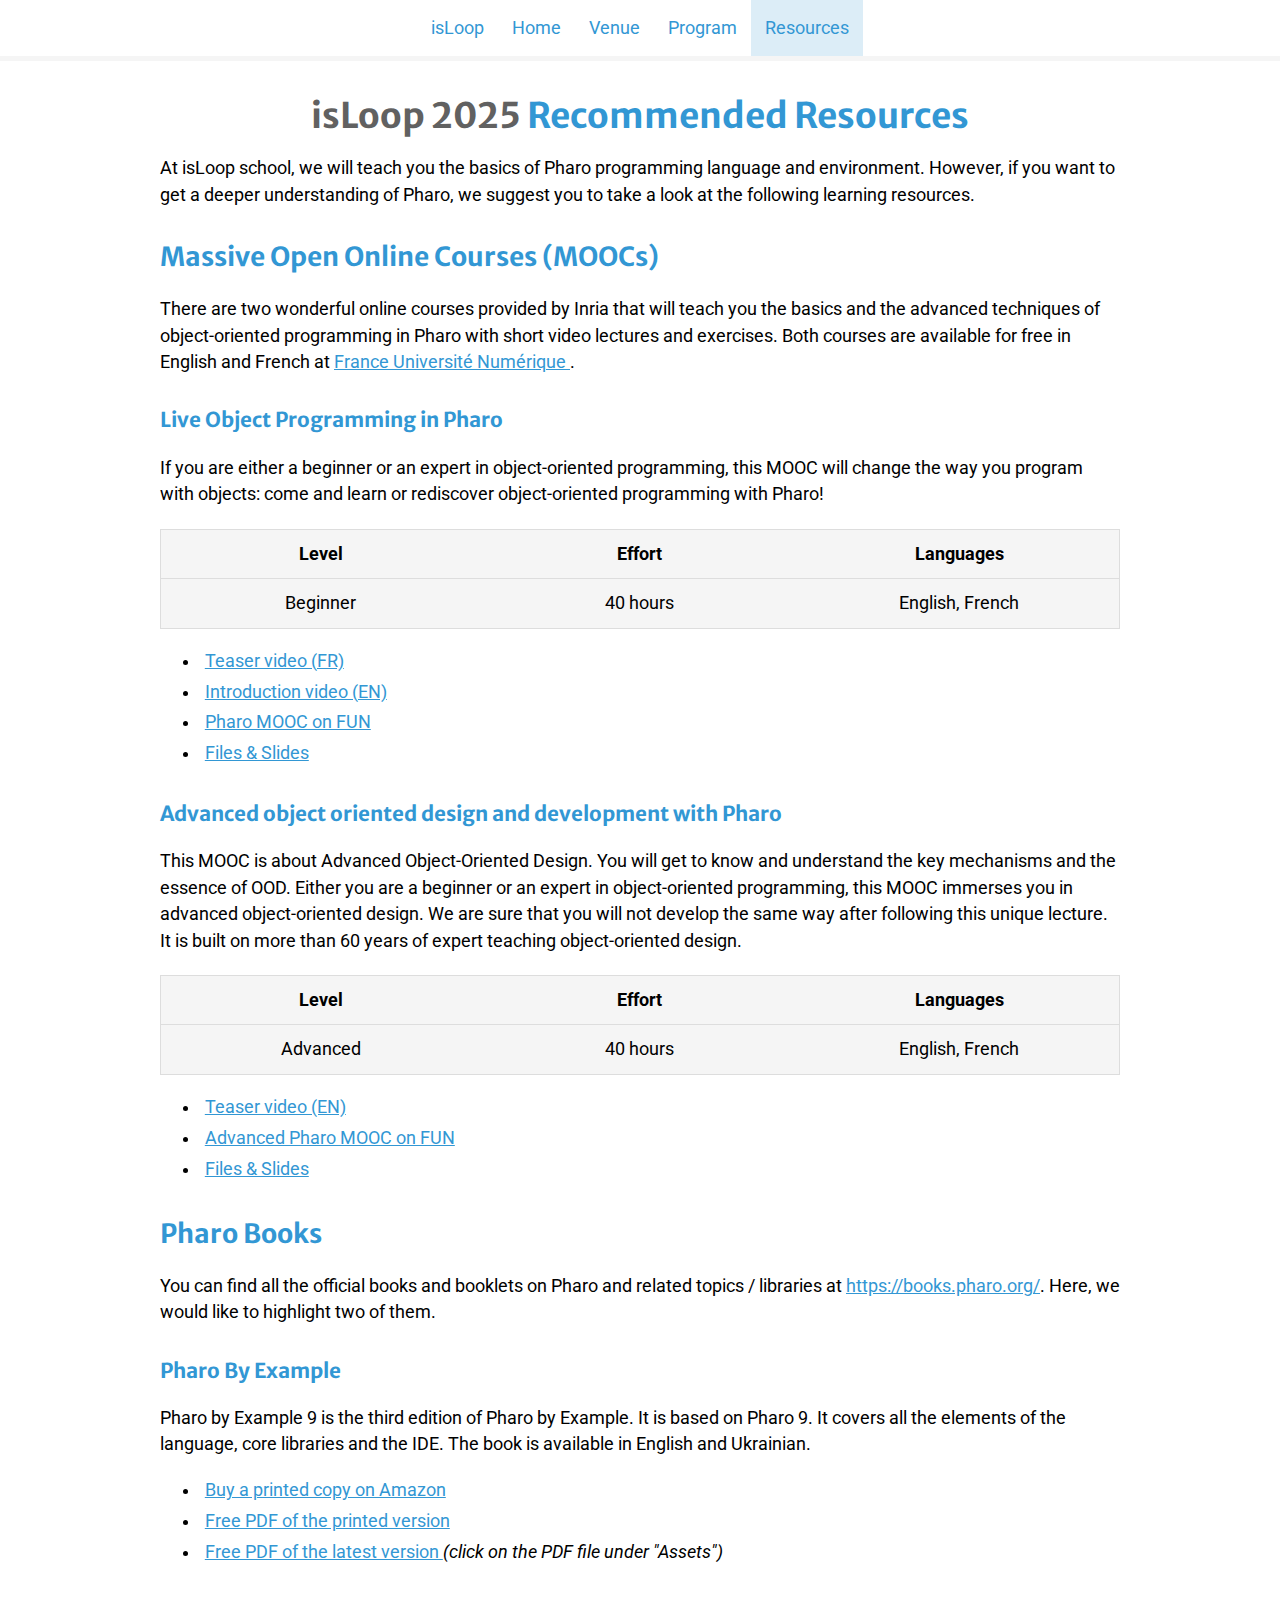
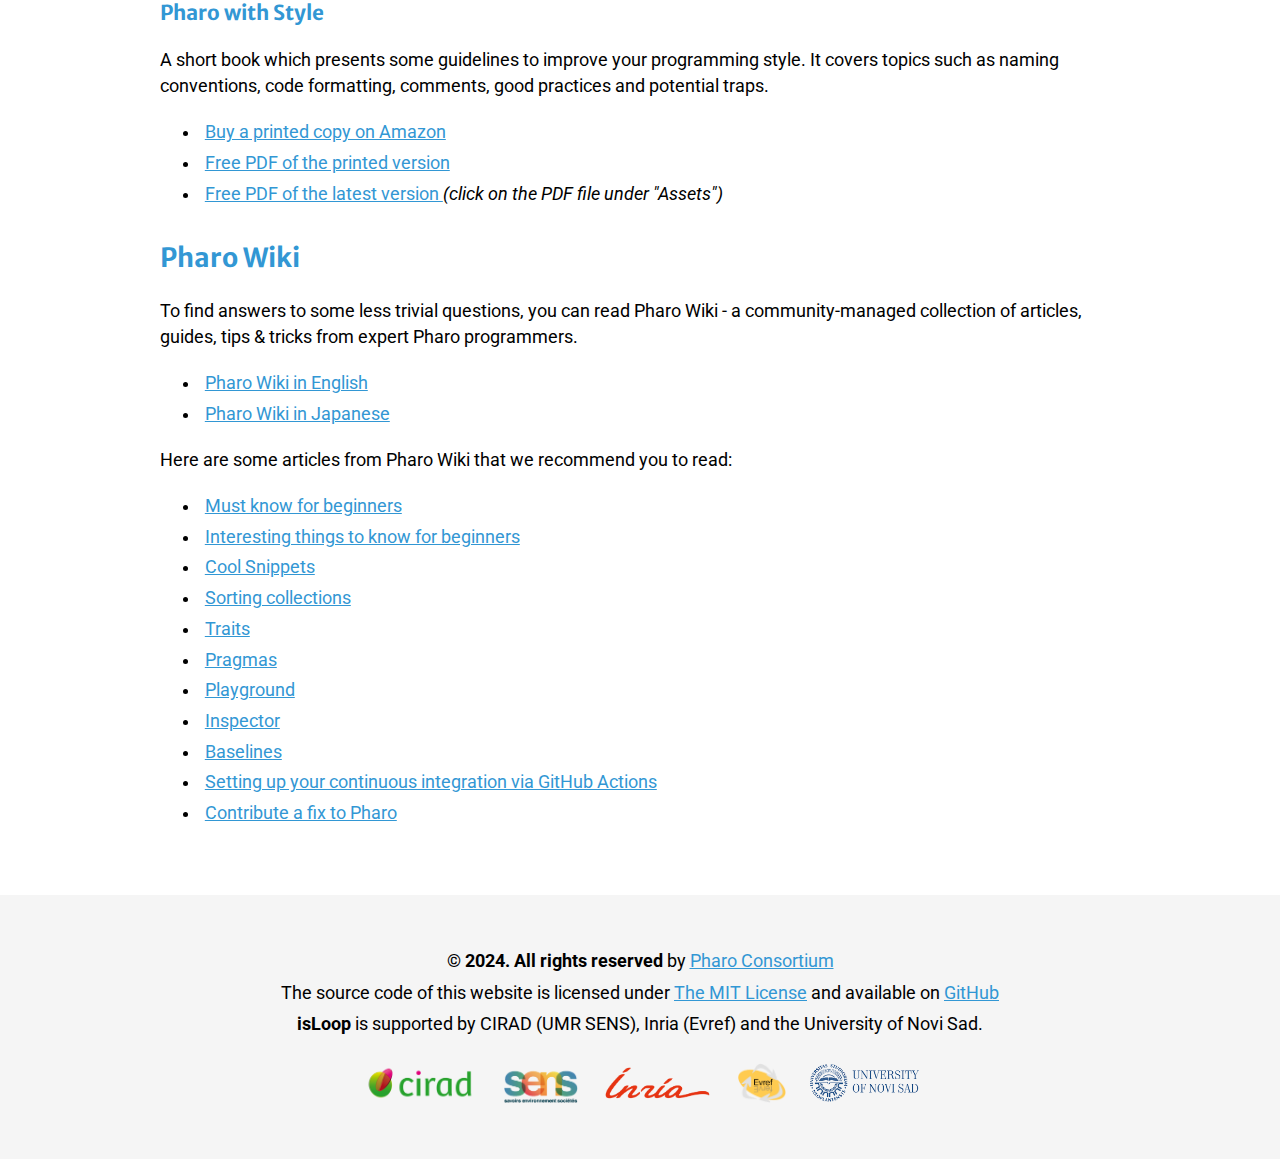
<file: website/2025-montpellier/resources.html>
<!DOCTYPE html>
<html
  lang="en"
  dir="ltr"
  itemscope
  itemtype="https://schema.org/WebPage"
  prefix="og:http://ogp.me/ns#"
>
  <head>
    <meta charset="UTF-8" />
    <meta name="viewport" content="width=device-width, initial-scale=1" />

    <title>isLoop: International School on Live Object-Oriented Programming</title>

    <link rel="canonical" href="https://isloop.pharo.org" />
    <link rel="icon" type="image/png" href="./img/icons/64x64.png" />
    <!-- <link rel="manifest" href="./manifest.json" /> -->

    <!-- General -->
    <meta
      name="application-name"
      content="isLoop: International School on Live Object-Oriented Programming"
    />
    <meta name="author" content="Oleksandr Zaitsev" />
    
    <meta
      name="description"
      content="Learn advanced object-oriented programming in Pharo"
    />
    <meta
      name="keywords"
      content="pharo, summer school, winter school, object-oriented programming,
      programming, live programming, learn programming"
    />
    <meta name="referrer" content="strict-origin" />

    <!-- JSON-LD -->
    <script type="application/ld+json">
      {
        "@context": "http://schema.org",
        "@type": "Webpage",
        "url": "https://isloop.pharo.org/",
        "name": "isLoop: International School on Live Object-Oriented Programming",
        "headline": "isLoop: International School on Live Object-Oriented Programming",
        "description": "Learn advanced object-oriented programming in Pharo",
        "mainEntityOfPage": {
          "@type": "WebPage",
          "@id": "https://isloop.pharo.org"
        },
        "publisher": {
          "@type": "Person",
          "name": "Oleksandr Zaitsev"
        },
        "image": {
          "@type": "ImageObject",
          "url": "./img/montpellier.jpg",
          "width": 1000,
          "height": 667
        },
        "datePublished": "2024-11-14",
        "keywords": "pharo, summer school, winter school,
                     object-oriented programming, programming, live programming,
                     learn programming"
      }
    </script>

    <!-- Google Fonts -->
    <link rel="preconnect" href="https://fonts.googleapis.com">
    <link rel="preconnect" href="https://fonts.gstatic.com" crossorigin>
    <link
      href="https://fonts.googleapis.com/css2?family=Roboto:ital,wght@0,400;0,700;1,400;1,700&display=swap"
      rel="stylesheet"
    />

    <!-- Top menu icon -->
    <link
      rel="stylesheet"
      href="https://cdnjs.cloudflare.com/ajax/libs/font-awesome/4.7.0/css/font-awesome.min.css"
    />

    <link rel="stylesheet" href="./style.css" />
  </head>
  <body>
    <header>
      <nav>
        <div class="nav-buttons" id="nav-buttons">
          <a href=".." rel="noopener noreferrer">isLoop</a>
          <a href="." rel="noopener noreferrer">Home</a>
          <a href="./venue" rel="noopener noreferrer">Venue</a>
          <a href="./program" rel="noopener noreferrer">Program</a>
          <a href="./resources" rel="noopener noreferrer" class="active">Resources</a>
          <a href="javascript:void(0);" class="icon" onclick="toggleTopMenu()">
            <i class="fa fa-bars"></i>
          </a>
        </div>
      </nav>
    </header>

    <main>
      <h1><span style="color: var(--color-dark-gray)">isLoop 2025</span>
        Recommended Resources</h1>

      At isLoop school, we will teach you the basics of Pharo programming
      language and environment. However, if you want to get a deeper
      understanding of Pharo, we suggest you to take a look at the following
      learning resources.

      <h2>Massive Open Online Courses (MOOCs)</h2>

      There are two wonderful online courses provided by Inria that will teach
      you the basics and the advanced techniques of object-oriented programming
      in Pharo with short video lectures and exercises. Both courses are
      available for free in English and French at
      <a href="https://www.fun-mooc.fr" rel="noopener">
        France Université Numérique
      </a>. 

      <h3>Live Object Programming in Pharo</h3>

      If you are either a beginner or an expert in object-oriented programming,
      this MOOC will change the way you program with objects: come and learn or
      rediscover object-oriented programming with Pharo!

      <table>
        <thead>
          <tr>
            <th>Level</th>
            <th>Effort</th>
            <th>Languages</th>
          </tr>
        </thead>
        <tbody>
          <tr>
            <td>Beginner</td>
            <td>40 hours</td>
            <td>English, French</td>
          </tr>
        </tbody>
      </table>

      <ul>
        <li>
          <a href="https://youtu.be/rI_-gadMvnE" rel="noopener">
            Teaser video (FR)
          </a>
        </li>
        <li>
          <a href="https://youtu.be/JUKIjdjGjBU" rel="noopener">
            Introduction video (EN)
          </a>
        </li>
        <li>
          <a href="https://www.fun-mooc.fr/en/courses/live-object-programming-pharo/" rel="noopener">
            Pharo MOOC on FUN
          </a>
        </li>
        <li>
          <a href="https://mooc.pharo.org/" rel="noopener">
            Files & Slides
          </a>
        </li>
      </ul>

      <h3>Advanced object oriented design and development with Pharo</h3>

      This MOOC is about Advanced Object-Oriented Design. You will get to know
      and understand the key mechanisms and the essence of OOD. Either you are
      a beginner or an expert in object-oriented programming, this MOOC immerses
      you in advanced object-oriented design. We are sure that you will not
      develop the same way after following this unique lecture. It is built on
      more than 60 years of expert teaching object-oriented design.

      <table>
        <thead>
          <tr>
            <th scope="col">Level</th>
            <th scope="col">Effort</th>
            <th scope="col">Languages</th>
          </tr>
        </thead>
        <tbody>
          <tr>
            <td scope="row" data-label="Level">Advanced</td>
            <td data-label="Effort">40 hours</td>
            <td data-label="Languages">English, French</td>
          </tr>
        </tbody>
      </table>

      <ul>
        <li>
          <a href="https://youtu.be/3A6tLsf4-q0" rel="noopener">
            Teaser video (EN)
          </a>
        </li>
        <li>
          <a href="https://www.fun-mooc.fr/en/courses/advanced-object-oriented-design-and-development-with-pharo/" rel="noopener">
            Advanced Pharo MOOC on FUN
          </a>
        </li>
        <li>
          <a href="https://advanced-design-mooc.pharo.org/" rel="noopener">
            Files & Slides
          </a>
        </li>
      </ul>

      <h2>Pharo Books</h2>  

      You can find all the official books and booklets on Pharo and related
      topics / libraries at <a href="https://books.pharo.org/" rel="noopener">
      https://books.pharo.org/</a>. Here, we would like to highlight two of them.

      <h3>Pharo By Example</h3>

      Pharo by Example 9 is the third edition of Pharo by Example. It is based
      on Pharo 9. It covers all the elements of the language, core libraries and
      the IDE. The book is available in English and Ukrainian.

      <ul>
        <li>
          <a href="https://www.amazon.fr/dp/2322394106/" rel="noopener">
            Buy a printed copy on Amazon
          </a>
        </li>
        <li>
          <a href="https://books.pharo.org/pharo-by-example9/" rel="noopener">
            Free PDF of the printed version
          </a>
        </li>
        <li>
          <a href="https://github.com/SquareBracketAssociates/NewPharoByExample9/releases/tag/latest" rel="noopener">
            Free PDF of the latest version
          </a>
          <i>(click on the PDF file under "Assets")</i>
        </li>
      </ul>
  
      <h3>Pharo with Style</h3>

      A short book which presents some guidelines to improve your programming
      style. It covers topics such as naming conventions, code formatting,
      comments, good practices and potential traps.

      <ul>
        <li>
          <a href="https://www.amazon.fr/dp/232218201X/" rel="noopener">
            Buy a printed copy on Amazon
          </a>
        </li>
        <li>
          <a href="https://books.pharo.org/booklet-WithStyle/" rel="noopener">
            Free PDF of the printed version
          </a>
        </li>
        <li>
          <a href="https://github.com/SquareBracketAssociates/Booklet-PharoWithStyle/releases/tag/latest" rel="noopener">
            Free PDF of the latest version
          </a>
          <i>(click on the PDF file under "Assets")</i>
        </li>
      </ul>

      <h2>Pharo Wiki</h2>

      To find answers to some less trivial questions, you can read Pharo Wiki -
      a community-managed collection of articles, guides, tips & tricks from
      expert Pharo programmers.

      <ul>
        <li>
          <a href="https://github.com/pharo-open-documentation/pharo-wiki" rel="noopener">
            Pharo Wiki in English
          </a>
        </li>
        <li>
          <a href="https://github.com/pharo-open-documentation/pharo-wiki-jp" rel="noopener">
            Pharo Wiki in Japanese
          </a>
        </li>
      </ul>

      Here are some articles from Pharo Wiki that we recommend you to read:

      <ul>
        <li>
          <a href="https://github.com/pharo-open-documentation/pharo-wiki/blob/master/General/MustKnowForBeginners.md" rel="noopener">
            Must know for beginners
          </a>
        </li>
        <li>
          <a href="https://github.com/pharo-open-documentation/pharo-wiki/blob/master/General/InterestingsToKnowForBeginners.md" rel="noopener">
            Interesting things to know for beginners
          </a>
        </li>
        <li>
          <a href="https://github.com/pharo-open-documentation/pharo-wiki/blob/master/General/CoolSnippets.md" rel="noopener">
            Cool Snippets
          </a>
        </li>
        <li>
          <a href="https://github.com/pharo-open-documentation/pharo-wiki/blob/master/General/SortingCollections.md" rel="noopener">
            Sorting collections
          </a>
        </li>
        <li>
          <a href="https://github.com/pharo-open-documentation/pharo-wiki/blob/master/General/Traits.md" rel="noopener">
            Traits
          </a>
        </li>
        <li>
          <a href="https://github.com/pharo-open-documentation/pharo-wiki/blob/master/General/Pragmas.md" rel="noopener">
            Pragmas
          </a>
        </li>
        <li>
          <a href="https://github.com/pharo-open-documentation/pharo-wiki/blob/master/General/Playground.md" rel="noopener">
            Playground
          </a>
        </li>
        <li>
          <a href="https://github.com/pharo-open-documentation/pharo-wiki/blob/master/General/Inspector.md" rel="noopener">
            Inspector
          </a>
        </li>
        <li>
          <a href="https://github.com/pharo-open-documentation/pharo-wiki/blob/master/General/Baselines.md" rel="noopener">
            Baselines
          </a>
        </li>
        <li>
          <a href="https://github.com/pharo-open-documentation/pharo-wiki/blob/master/General/GithubActions.md" rel="noopener">
            Setting up your continuous integration via GitHub Actions
          </a>
        </li>
        <li>
          <a href="https://github.com/pharo-project/pharo/wiki/Contribute-a-fix-to-Pharo" rel="noopener">
            Contribute a fix to Pharo
          </a>
        </li>
      </ul>

    </main>

    <footer>
      <p>
        <b>&copy; 2024. All rights reserved</b> by
        <span>
          <a href="https://consortium.pharo.org" target="_blank" rel="noopener">
            Pharo Consortium
          </a>
        </span>
      </p>
      <p>The source code of this website is licensed under
        <a
          href="https://github.com/pharo-project/isloop/blob/main/LICENSE"
          target="_blank"
          rel="license noopener noreferrer">The MIT License</a>
        and <span>available on
        <a
          href="https://github.com/pharo-project/isloop"
          target="_blank"
          rel="noopener noreferrer">GitHub</a></span>
      </p>

      <p><b>isLoop</b> is supported by CIRAD (UMR SENS), Inria (Evref)
        and the <span>University of Novi Sad.</span></p>

      <div class="footer-logos">
        <span>
          <a href="https://www.cirad.fr/" rel="noopener">
            <img src="./img/logos/cirad.png">
          </a>
          <a href="https://umr-sens.fr" rel="noopener">
            <img src="./img/logos/sens.png">
          </a>
        </span>
        <span>
          <a href="https://inria.fr/" rel="noopener">
            <img src="./img/logos/inria.png">
          </a>
          <a href="https://www.inria.fr/en/evref" rel="noopener">
            <img src="./img/logos/evref.png">
          </a>
        </span>
        <span>
          <a href="https://www.uns.ac.rs/index.php/en/" rel="noopener">
            <img src="./img/logos/novisad.png">
          </a>
        </span>
      </div>
    </footer>
    
    <script src="./script.js"></script>
  </body>
</html>
</file>
<file: website/style.css>
@import url('https://fonts.googleapis.com/css2?family=Merriweather+Sans&family=Roboto&display=swap');

:root {
  --page-width: 60rem;
  --text-font-family: 'Roboto', -apple-system, BlinkMacSystemFont, 'Segoe UI',
  'Oxygen','Ubuntu', 'Cantarell', 'Fira Sans', 'Droid Sans', 'Helvetica Neue',
  sans-serif;
  --header-font-family: 'Merriweather Sans', sans-serif;
  --text-font-size: 1.1rem;
  --color-pharo-blue: #3297d4;
  --color-pharo-light-blue: #dcedf7;
  --color-dark-gray: #616161;
  --color-light-gray: #f5f5f5;
}

body {
  display: flex;
  flex-direction: column;
  min-height: 100vh;
  margin: 0;
  font-family: var(--text-font-family);
  font-size: var(--text-font-size);
  font-weight: 400;
  font-style: normal;
  line-height: 150%;
}

nav {
  display: flex;
  overflow: visible;
  border-bottom: 5px solid var(--color-light-gray);
}

.nav-buttons {
  display: flex;
  justify-content: space-between;
  margin: 0 auto;
  text-align: center;
  width: 100%;
}

.nav-buttons.responsive {
  position: relative;
  display: inline-block;
}

.nav-buttons .icon {
  float: right;
  display: block;
}

.nav-buttons.responsive .icon {
  position: absolute;
  right: 0;
  top: 0;
}

.nav-buttons a {
  display: inline-block;
  margin: 0;
  padding: 15px 14px;
  color: var(--color-pharo-blue);
  text-decoration: none;
}

.nav-buttons a:hover {
  background-color: var(--color-pharo-light-blue);
}

.nav-buttons a.active {
  background-color: var(--color-pharo-light-blue);
}

.nav-buttons:not(.responsive) a:not(.active):not(.icon) {
  display: none;
}

.nav-buttons.responsive a {
  float: none;
  display: block;
  text-align: left;
}

main {
  max-width: var(--page-width);
  margin-left: auto;
  margin-right: auto;
  padding: 0 1rem 2rem 1rem;
}

h1, h2, h3, h4, h5, h6 {
  color: var(--color-pharo-blue);
  font-family: var(--header-font-family);
  line-height: 130%;
  margin-top: 2rem;
}

h1 {
  text-align: center;
  margin: 2rem auto 1rem auto;
  max-width: 45rem;
}

/* Sub-title */
h5 {
  color: var(--color-dark-gray);
  text-align: center;
  margin-top: 0;
  padding-top: 0;
  font-size: 14pt;
  font-weight: 400;
}

a {
  color: var(--color-pharo-blue);
}

main li {
  padding: 0.3rem;
  line-height: 120%;
}

span.ltrText {
  unicode-bidi: bidi-override;
  direction: rtl;
}

.teacher-container {
  margin-bottom: 2em;
}

img.teacher-photo {
  width: 10em;
  height: 10em;
  border-radius: 100%;
  display: block;
  margin-left: auto;
  margin-right: auto;
}

.teacher-text {
  text-align: center;
}

img.banner {
  width: 100%;
}

.map iframe {
  width: 100%;
  height: 30rem;
}

table {
  border: 0;
  border-collapse: collapse;
  width: 100%;
  table-layout: fixed;
  margin-top: 1.2em;
}

table tr {
  background-color: var(--color-light-gray);
  border: 1px solid #ddd;
  padding: .35em;
}

table th,
table td {
  padding: .625em;
  text-align: center;
}

.hotels-table {
  text-align: left;
  display: block;
  overflow-x: auto;
  white-space: nowrap;
}

.hotels-table tbody {
  display: table;
  width: 100%;
}

.table-wrapper {
  position: relative;
}

.table-scroll {
  overflow: auto;
}

.hotels-table th {
  background-color: var(--color-light-gray);
  font-weight: normal;
  padding: 1rem 1.5rem 1rem 1.5rem;
}

.hotels-table td {
  border-bottom: 1px solid var(--color-light-gray);
  padding: 1rem 1.5rem 1rem 1.5rem;
}

footer {
  margin-top: auto;
  padding: 3rem;
  text-align: center;
  background-color: var(--color-light-gray);
}

footer p {
  margin-top: 0.3em;
  margin-bottom: 0;
}

footer span {
  display: inline-block;
}

.footer-logos img {
  height: 2.5rem;
  background: transparent;
  margin-top: 0.7rem;
  margin-left: 0.6rem;
  margin-right: 0.6rem;
}

.footer-logos {
  margin-top: 0.9rem;
}

.footer-logos a {
  text-decoration: none;
}

@media only screen and (min-width: 768px) { 
  main {
    padding-bottom: 3rem;
  }

  .nav-buttons {
    width: auto;
  }

  .nav-buttons a {
    display: inline-block!important;
    text-align: center;
  }

  .nav-buttons.responsive a {
    display: inline-block;
    text-align: center;
  }

  .nav-buttons .icon {
    display: none!important;
  }

  .teacher-container {
    display: flex;
  }

  img.teacher-photo {
    float: left;
    margin: 0 1.5em 1em 0;
  }

  .teacher-text {
    display: inline;
    text-align: left;
  }

  .teacher-text h3 {
    margin-top: 0;
  }
}
</file>
<file: website/2025-gdansk/style.css>
@import url('https://fonts.googleapis.com/css2?family=Merriweather+Sans&family=Roboto&display=swap');

:root {
  --page-width: 60rem;
  --text-font-family: 'Roboto', -apple-system, BlinkMacSystemFont, 'Segoe UI',
  'Oxygen','Ubuntu', 'Cantarell', 'Fira Sans', 'Droid Sans', 'Helvetica Neue',
  sans-serif;
  --header-font-family: 'Merriweather Sans', sans-serif;
  --text-font-size: 1.1rem;
  --color-pharo-blue: #3297d4;
  --color-pharo-light-blue: #dcedf7;
  --color-dark-gray: #616161;
  --color-light-gray: #f5f5f5;
}

body {
  display: flex;
  flex-direction: column;
  min-height: 100vh;
  margin: 0;
  font-family: var(--text-font-family);
  font-size: var(--text-font-size);
  font-weight: 400;
  font-style: normal;
  line-height: 150%;
}

nav {
  display: flex;
  overflow: visible;
  border-bottom: 5px solid var(--color-light-gray);
}

.nav-buttons {
  display: flex;
  justify-content: space-between;
  margin: 0 auto;
  text-align: center;
  width: 100%;
}

.nav-buttons.responsive {
  position: relative;
  display: inline-block;
}

.nav-buttons .icon {
  float: right;
  display: block;
}

.nav-buttons.responsive .icon {
  position: absolute;
  right: 0;
  top: 0;
}

.nav-buttons a {
  display: inline-block;
  margin: 0;
  padding: 15px 14px;
  color: var(--color-pharo-blue);
  text-decoration: none;
}

.nav-buttons a:hover {
  background-color: var(--color-pharo-light-blue);
}

.nav-buttons a.active {
  background-color: var(--color-pharo-light-blue);
}

.nav-buttons:not(.responsive) a:not(.active):not(.icon) {
  display: none;
}

.nav-buttons.responsive a {
  float: none;
  display: block;
  text-align: left;
}

main {
  max-width: var(--page-width);
  margin-left: auto;
  margin-right: auto;
  padding: 0 1rem 2rem 1rem;
}

h1, h2, h3, h4, h5, h6 {
  color: var(--color-pharo-blue);
  font-family: var(--header-font-family);
  line-height: 130%;
  margin-top: 2rem;
}

h1 {
  text-align: center;
  margin: 2rem auto 1rem auto;
  max-width: 45rem;
}

/* Sub-title */
h5 {
  color: var(--color-dark-gray);
  text-align: center;
  margin-top: 0;
  padding-top: 0;
  font-size: 14pt;
  font-weight: 400;
}

a {
  color: var(--color-pharo-blue);
}

main li {
  padding: 0.3rem;
  line-height: 120%;
}

span.ltrText {
  unicode-bidi: bidi-override;
  direction: rtl;
}

.teacher-container {
  margin-bottom: 2em;
}

img.teacher-photo {
  width: 10em;
  height: 10em;
  border-radius: 100%;
  display: block;
  margin-left: auto;
  margin-right: auto;
}

.teacher-text {
  text-align: center;
}

img.banner {
  width: 100%;
}

.map iframe {
  width: 100%;
  height: 30rem;
}

table {
  border: 0;
  border-collapse: collapse;
  width: 100%;
  table-layout: fixed;
  margin-top: 1.2em;
}

table tr {
  background-color: var(--color-light-gray);
  border: 1px solid #ddd;
  padding: .35em;
}

table th,
table td {
  padding: .625em;
  text-align: center;
}

.hotels-table {
  text-align: left;
  display: block;
  overflow-x: auto;
  white-space: nowrap;
}

.hotels-table tbody {
  display: table;
  width: 100%;
}

.table-wrapper {
  position: relative;
}

.table-scroll {
  overflow: auto;
}

.hotels-table th {
  background-color: var(--color-light-gray);
  font-weight: normal;
  padding: 1rem 1.5rem 1rem 1.5rem;
}

.hotels-table td {
  border-bottom: 1px solid var(--color-light-gray);
  padding: 1rem 1.5rem 1rem 1.5rem;
}

footer {
  margin-top: auto;
  padding: 3rem;
  text-align: center;
  background-color: var(--color-light-gray);
}

footer p {
  margin-top: 0.3em;
  margin-bottom: 0;
}

footer span {
  display: inline-block;
}

.footer-logos img {
  height: 2.5rem;
  background: transparent;
  margin-top: 0.7rem;
  margin-left: 0.6rem;
  margin-right: 0.6rem;
}

.footer-logos {
  margin-top: 0.9rem;
}

.footer-logos a {
  text-decoration: none;
}

/* Timeline table: mobile-first (cards) */

.timeline-table {
  width: 100%;
  border-collapse: collapse;
  margin-top: 1.2em;
}

/* Hide header on mobile */
.timeline-table thead {
  display: none;
}

/* Each row becomes a card */
.timeline-table tbody tr {
  display: block;
  margin: 0 0 0.9rem 0;
  border: 1px solid #ddd;
  border-radius: 10px;
  overflow: hidden;
}

/* Cells stack */
.timeline-table tbody td {
  display: block;
  border: 0;
  border-bottom: 1px solid #ddd;
  background-color: #fff;
  padding: 0.85rem 1rem;
  text-align: left;
  line-height: 140%;
}

.timeline-table tbody td:last-child {
  border-bottom: 0;
}

/* Label + value layout */
.timeline-table tbody td[data-label]::before {
  content: attr(data-label);
  display: block;
  font-size: 0.9rem;
  color: var(--color-dark-gray);
  margin-bottom: 0.25rem;
  font-weight: 600;
}

/* Shared rows */
.timeline-table tbody tr.shared td {
  background-color: var(--color-pharo-light-blue);
  border-bottom: 0;
}

.timeline-table tbody tr.shared td[colspan="2"] {
  text-align: left;
}

/* Optional: make the time a bit more prominent */
.timeline-table tbody td:first-child b {
  font-size: 1.05rem;
}

/* Program track switcher */

.track-switch {
  display: flex;
  gap: 0.6rem;
  flex-wrap: wrap;
  justify-content: center;
  margin: 1rem 0 1.5rem 0;
}

.track-button {
  appearance: none;
  border: 1px solid #ddd;
  background: #fff;
  color: var(--color-dark-gray);
  padding: 0.55rem 0.9rem;
  border-radius: 10px;
  cursor: pointer;
  font-family: var(--text-font-family);
  font-size: 1rem;
}

.track-button:hover {
  background: var(--color-pharo-light-blue);
}

.track-button.active {
  border-color: var(--color-pharo-blue);
  background: var(--color-pharo-light-blue);
  color: var(--color-pharo-blue);
}

.track-content {
  display: none;
}

.track-content.active {
  display: block;
}

/* Optional: slightly reduce heading spacing inside the track content */
.track-content h2 {
  margin-top: 1rem;
}

@media only screen and (min-width: 768px) { 
  main {
    padding-bottom: 3rem;
  }

  .nav-buttons {
    width: auto;
  }

  .nav-buttons a {
    display: inline-block!important;
    text-align: center;
  }

  .nav-buttons.responsive a {
    display: inline-block;
    text-align: center;
  }

  .nav-buttons .icon {
    display: none!important;
  }

  .teacher-container {
    display: flex;
  }

  img.teacher-photo {
    float: left;
    margin: 0 1.5em 1em 0;
  }

  .teacher-text {
    display: inline;
    text-align: left;
  }

  .teacher-text h3 {
    margin-top: 0;
  }

  /* Timeline table: switch back to classic table */
  .timeline-table {
    table-layout: fixed;
    border-collapse: collapse;
  }

  .timeline-table thead {
    display: table-header-group;
  }

  .timeline-table tbody {
    display: table-row-group;
  }

  .timeline-table tbody tr {
    display: table-row;
    margin: 0;
    border: 0;
    border-radius: 0;
    overflow: visible;
  }

  /* IMPORTANT: override the mobile rule with same specificity */
  .timeline-table tbody td {
    display: table-cell;
    border: 1px solid #ddd;
    padding: 0.9rem 1rem;
    vertical-align: top;
    text-align: left;
    line-height: 140%;
    background-color: transparent;
  }

  .timeline-table thead th {
    display: table-cell;
    border: 1px solid #ddd;
    padding: 0.9rem 1rem;
    text-align: left;
    background-color: var(--color-pharo-light-blue);
    color: var(--color-dark-gray);
    font-weight: 600;
  }

  /* Remove labels on desktop */
  .timeline-table tbody td[data-label]::before {
    content: none;
  }

  /* Zebra striping on desktop */
  .timeline-table tbody tr:nth-child(odd) td {
    background-color: #fff;
  }

  .timeline-table tbody tr:nth-child(even) td {
    background-color: var(--color-light-gray);
  }

  /* Shared rows on desktop */
  .timeline-table tr.shared td {
    background-color: var(--color-pharo-light-blue) !important;
  }

  .timeline-table tr.shared td[colspan="2"] {
    text-align: center;
  }

  /* Time column readability */
  .timeline-table tbody td:first-child,
  .timeline-table thead th:first-child {
    white-space: nowrap;
    width: 10rem;
  }
}
</file>
<file: website/2025-montpellier/style.css>
@import url('https://fonts.googleapis.com/css2?family=Merriweather+Sans&family=Roboto&display=swap');

:root {
  --page-width: 60rem;
  --text-font-family: 'Roboto', -apple-system, BlinkMacSystemFont, 'Segoe UI',
  'Oxygen','Ubuntu', 'Cantarell', 'Fira Sans', 'Droid Sans', 'Helvetica Neue',
  sans-serif;
  --header-font-family: 'Merriweather Sans', sans-serif;
  --text-font-size: 1.1rem;
  --color-pharo-blue: #3297d4;
  --color-pharo-light-blue: #dcedf7;
  --color-dark-gray: #616161;
  --color-light-gray: #f5f5f5;
}

body {
  display: flex;
  flex-direction: column;
  min-height: 100vh;
  margin: 0;
  font-family: var(--text-font-family);
  font-size: var(--text-font-size);
  font-weight: 400;
  font-style: normal;
  line-height: 150%;
}

nav {
  display: flex;
  overflow: visible;
  border-bottom: 5px solid var(--color-light-gray);
}

.nav-buttons {
  display: flex;
  justify-content: space-between;
  margin: 0 auto;
  text-align: center;
  width: 100%;
}

.nav-buttons.responsive {
  position: relative;
  display: inline-block;
}

.nav-buttons .icon {
  float: right;
  display: block;
}

.nav-buttons.responsive .icon {
  position: absolute;
  right: 0;
  top: 0;
}

.nav-buttons a {
  display: inline-block;
  margin: 0;
  padding: 15px 14px;
  color: var(--color-pharo-blue);
  text-decoration: none;
}

.nav-buttons a:hover {
  background-color: var(--color-pharo-light-blue);
}

.nav-buttons a.active {
  background-color: var(--color-pharo-light-blue);
}

.nav-buttons:not(.responsive) a:not(.active):not(.icon) {
  display: none;
}

.nav-buttons.responsive a {
  float: none;
  display: block;
  text-align: left;
}

main {
  max-width: var(--page-width);
  margin-left: auto;
  margin-right: auto;
  padding: 0 1rem 2rem 1rem;
}

h1, h2, h3, h4, h5, h6 {
  color: var(--color-pharo-blue);
  font-family: var(--header-font-family);
  line-height: 130%;
  margin-top: 2rem;
}

h1 {
  text-align: center;
  margin: 2rem auto 1rem auto;
  max-width: 45rem;
}

/* Sub-title */
h5 {
  color: var(--color-dark-gray);
  text-align: center;
  margin-top: 0;
  padding-top: 0;
  font-size: 14pt;
  font-weight: 400;
}

a {
  color: var(--color-pharo-blue);
}

main li {
  padding: 0.3rem;
  line-height: 120%;
}

span.ltrText {
  unicode-bidi: bidi-override;
  direction: rtl;
}

.teacher-container {
  margin-bottom: 2em;
}

img.teacher-photo {
  width: 10em;
  height: 10em;
  border-radius: 100%;
  display: block;
  margin-left: auto;
  margin-right: auto;
}

.teacher-text {
  text-align: center;
}

img.banner {
  width: 100%;
}

.map iframe {
  width: 100%;
  height: 30rem;
}

table {
  border: 0;
  border-collapse: collapse;
  width: 100%;
  table-layout: fixed;
  margin-top: 1.2em;
}

table tr {
  background-color: var(--color-light-gray);
  border: 1px solid #ddd;
  padding: .35em;
}

table th,
table td {
  padding: .625em;
  text-align: center;
}

.hotels-table {
  text-align: left;
  display: block;
  overflow-x: auto;
  white-space: nowrap;
}

.hotels-table tbody {
  display: table;
  width: 100%;
}

.table-wrapper {
  position: relative;
}

.table-scroll {
  overflow: auto;
}

.hotels-table th {
  background-color: var(--color-light-gray);
  font-weight: normal;
  padding: 1rem 1.5rem 1rem 1.5rem;
}

.hotels-table td {
  border-bottom: 1px solid var(--color-light-gray);
  padding: 1rem 1.5rem 1rem 1.5rem;
}

footer {
  margin-top: auto;
  padding: 3rem;
  text-align: center;
  background-color: var(--color-light-gray);
}

footer p {
  margin-top: 0.3em;
  margin-bottom: 0;
}

footer span {
  display: inline-block;
}

.footer-logos img {
  height: 2.5rem;
  background: transparent;
  margin-top: 0.7rem;
  margin-left: 0.6rem;
  margin-right: 0.6rem;
}

.footer-logos {
  margin-top: 0.9rem;
}

.footer-logos a {
  text-decoration: none;
}

@media only screen and (min-width: 768px) { 
  main {
    padding-bottom: 3rem;
  }

  .nav-buttons {
    width: auto;
  }

  .nav-buttons a {
    display: inline-block!important;
    text-align: center;
  }

  .nav-buttons.responsive a {
    display: inline-block;
    text-align: center;
  }

  .nav-buttons .icon {
    display: none!important;
  }

  .teacher-container {
    display: flex;
  }

  img.teacher-photo {
    float: left;
    margin: 0 1.5em 1em 0;
  }

  .teacher-text {
    display: inline;
    text-align: left;
  }

  .teacher-text h3 {
    margin-top: 0;
  }
}
</file>
<file: website/2026-plovdiv/style.css>
@import url('https://fonts.googleapis.com/css2?family=Merriweather+Sans&family=Roboto&display=swap');

:root {
  --page-width: 60rem;
  --text-font-family: 'Roboto', -apple-system, BlinkMacSystemFont, 'Segoe UI',
  'Oxygen','Ubuntu', 'Cantarell', 'Fira Sans', 'Droid Sans', 'Helvetica Neue',
  sans-serif;
  --header-font-family: 'Merriweather Sans', sans-serif;
  --text-font-size: 1.1rem;
  --color-pharo-blue: #3297d4;
  --color-pharo-light-blue: #dcedf7;
  --color-dark-gray: #616161;
  --color-light-gray: #f5f5f5;
}

body {
  display: flex;
  flex-direction: column;
  min-height: 100vh;
  margin: 0;
  font-family: var(--text-font-family);
  font-size: var(--text-font-size);
  font-weight: 400;
  font-style: normal;
  line-height: 150%;
}

nav {
  display: flex;
  overflow: visible;
  border-bottom: 5px solid var(--color-light-gray);
}

.nav-buttons {
  display: flex;
  justify-content: space-between;
  margin: 0 auto;
  text-align: center;
  width: 100%;
}

.nav-buttons.responsive {
  position: relative;
  display: inline-block;
}

.nav-buttons .icon {
  float: right;
  display: block;
}

.nav-buttons.responsive .icon {
  position: absolute;
  right: 0;
  top: 0;
}

.nav-buttons a {
  display: inline-block;
  margin: 0;
  padding: 15px 14px;
  color: var(--color-pharo-blue);
  text-decoration: none;
}

.nav-buttons a:hover {
  background-color: var(--color-pharo-light-blue);
}

.nav-buttons a.active {
  background-color: var(--color-pharo-light-blue);
}

.nav-buttons:not(.responsive) a:not(.active):not(.icon) {
  display: none;
}

.nav-buttons.responsive a {
  float: none;
  display: block;
  text-align: left;
}

main {
  max-width: var(--page-width);
  margin-left: auto;
  margin-right: auto;
  padding: 0 1rem 2rem 1rem;
}

h1, h2, h3, h4, h5, h6 {
  color: var(--color-pharo-blue);
  font-family: var(--header-font-family);
  line-height: 130%;
  margin-top: 2rem;
}

h1 {
  text-align: center;
  margin: 2rem auto 1rem auto;
  max-width: 45rem;
}

/* Sub-title */
h5 {
  color: var(--color-dark-gray);
  text-align: center;
  margin-top: 0;
  padding-top: 0;
  font-size: 14pt;
  font-weight: 400;
}

a {
  color: var(--color-pharo-blue);
}

main li {
  padding: 0.3rem;
  line-height: 120%;
}

span.ltrText {
  unicode-bidi: bidi-override;
  direction: rtl;
}

.teacher-container {
  margin-bottom: 2em;
}

img.teacher-photo {
  width: 10em;
  height: 10em;
  border-radius: 100%;
  display: block;
  margin-left: auto;
  margin-right: auto;
}

.teacher-text {
  text-align: center;
}

img.banner {
  width: 100%;
}

.map iframe {
  width: 100%;
  height: 30rem;
}

table {
  border: 0;
  border-collapse: collapse;
  width: 100%;
  table-layout: fixed;
  margin-top: 1.2em;
}

table tr {
  background-color: var(--color-light-gray);
  border: 1px solid #ddd;
  padding: .35em;
}

table th,
table td {
  padding: .625em;
  text-align: center;
}

.hotels-table {
  text-align: left;
  display: block;
  overflow-x: auto;
  white-space: nowrap;
}

.hotels-table tbody {
  display: table;
  width: 100%;
}

.table-wrapper {
  position: relative;
}

.table-scroll {
  overflow: auto;
}

.hotels-table th {
  background-color: var(--color-light-gray);
  font-weight: normal;
  padding: 1rem 1.5rem 1rem 1.5rem;
}

.hotels-table td {
  border-bottom: 1px solid var(--color-light-gray);
  padding: 1rem 1.5rem 1rem 1.5rem;
}

footer {
  margin-top: auto;
  padding: 3rem;
  text-align: center;
  background-color: var(--color-light-gray);
}

footer p {
  margin-top: 0.3em;
  margin-bottom: 0;
}

footer span {
  display: inline-block;
}

.footer-logos img {
  height: 2.5rem;
  background: transparent;
  margin-top: 0.7rem;
  margin-left: 0.6rem;
  margin-right: 0.6rem;
}

.footer-logos {
  margin-top: 0.9rem;
}

.footer-logos a {
  text-decoration: none;
}

/* Timeline table: mobile-first (cards) */

.timeline-table {
  width: 100%;
  border-collapse: collapse;
  margin-top: 1.2em;
}

/* Hide header on mobile */
.timeline-table thead {
  display: none;
}

/* Each row becomes a card */
.timeline-table tbody tr {
  display: block;
  margin: 0 0 0.9rem 0;
  border: 1px solid #ddd;
  border-radius: 10px;
  overflow: hidden;
}

/* Cells stack */
.timeline-table tbody td {
  display: block;
  border: 0;
  border-bottom: 1px solid #ddd;
  background-color: #fff;
  padding: 0.85rem 1rem;
  text-align: left;
  line-height: 140%;
}

.timeline-table tbody td:last-child {
  border-bottom: 0;
}

/* Label + value layout */
.timeline-table tbody td[data-label]::before {
  content: attr(data-label);
  display: block;
  font-size: 0.9rem;
  color: var(--color-dark-gray);
  margin-bottom: 0.25rem;
  font-weight: 600;
}

/* Shared rows */
.timeline-table tbody tr.shared td {
  background-color: var(--color-pharo-light-blue);
  border-bottom: 0;
}

.timeline-table tbody tr.shared td[colspan="2"] {
  text-align: left;
}

/* Optional: make the time a bit more prominent */
.timeline-table tbody td:first-child b {
  font-size: 1.05rem;
}

/* Program track switcher */

.track-switch {
  display: flex;
  gap: 0.6rem;
  flex-wrap: wrap;
  justify-content: center;
  margin: 1rem 0 1.5rem 0;
}

.track-button {
  appearance: none;
  border: 1px solid #ddd;
  background: #fff;
  color: var(--color-dark-gray);
  padding: 0.55rem 0.9rem;
  border-radius: 10px;
  cursor: pointer;
  font-family: var(--text-font-family);
  font-size: 1rem;
}

.track-button:hover {
  background: var(--color-pharo-light-blue);
}

.track-button.active {
  border-color: var(--color-pharo-blue);
  background: var(--color-pharo-light-blue);
  color: var(--color-pharo-blue);
}

.track-content {
  display: none;
}

.track-content.active {
  display: block;
}

/* Optional: slightly reduce heading spacing inside the track content */
.track-content h2 {
  margin-top: 1rem;
}

@media only screen and (min-width: 768px) { 
  main {
    padding-bottom: 3rem;
  }

  .nav-buttons {
    width: auto;
  }

  .nav-buttons a {
    display: inline-block!important;
    text-align: center;
  }

  .nav-buttons.responsive a {
    display: inline-block;
    text-align: center;
  }

  .nav-buttons .icon {
    display: none!important;
  }

  .teacher-container {
    display: flex;
  }

  img.teacher-photo {
    float: left;
    margin: 0 1.5em 1em 0;
  }

  .teacher-text {
    display: inline;
    text-align: left;
  }

  .teacher-text h3 {
    margin-top: 0;
  }

  /* Timeline table: switch back to classic table */
  .timeline-table {
    table-layout: fixed;
    border-collapse: collapse;
  }

  .timeline-table thead {
    display: table-header-group;
  }

  .timeline-table tbody {
    display: table-row-group;
  }

  .timeline-table tbody tr {
    display: table-row;
    margin: 0;
    border: 0;
    border-radius: 0;
    overflow: visible;
  }

  /* IMPORTANT: override the mobile rule with same specificity */
  .timeline-table tbody td {
    display: table-cell;
    border: 1px solid #ddd;
    padding: 0.9rem 1rem;
    vertical-align: top;
    text-align: left;
    line-height: 140%;
    background-color: transparent;
  }

  .timeline-table thead th {
    display: table-cell;
    border: 1px solid #ddd;
    padding: 0.9rem 1rem;
    text-align: left;
    background-color: var(--color-pharo-light-blue);
    color: var(--color-dark-gray);
    font-weight: 600;
  }

  /* Remove labels on desktop */
  .timeline-table tbody td[data-label]::before {
    content: none;
  }

  /* Zebra striping on desktop */
  .timeline-table tbody tr:nth-child(odd) td {
    background-color: #fff;
  }

  .timeline-table tbody tr:nth-child(even) td {
    background-color: var(--color-light-gray);
  }

  /* Shared rows on desktop */
  .timeline-table tr.shared td {
    background-color: var(--color-pharo-light-blue) !important;
  }

  .timeline-table tr.shared td[colspan="2"] {
    text-align: center;
  }

  /* Time column readability */
  .timeline-table tbody td:first-child,
  .timeline-table thead th:first-child {
    white-space: nowrap;
    width: 10rem;
  }
}
</file>
<file: website/2023-split/style.css>
@import url('https://fonts.googleapis.com/css2?family=Merriweather+Sans&family=Roboto&display=swap');

:root {
  --page-width: 60rem;
  --text-font-family: 'Roboto', -apple-system, BlinkMacSystemFont, 'Segoe UI',
  'Oxygen','Ubuntu', 'Cantarell', 'Fira Sans', 'Droid Sans', 'Helvetica Neue',
  sans-serif;
  --header-font-family: 'Merriweather Sans', sans-serif;
  --text-font-size: 1.1rem;
  --color-pharo-blue: #3297d4;
  --color-pharo-light-blue: #dcedf7;
  --color-dark-gray: #616161;
  --color-light-gray: #f5f5f5;
}

body {
  display: flex;
  flex-direction: column;
  min-height: 100vh;
  margin: 0;
  font-family: var(--text-font-family);
  font-size: var(--text-font-size);
  font-weight: 400;
  font-style: normal;
  line-height: 150%;
}

nav {
  display: flex;
  overflow: visible;
  border-bottom: 5px solid var(--color-light-gray);
}

.nav-buttons {
  display: flex;
  justify-content: space-between;
  margin: 0 auto;
  text-align: center;
  width: 100%;
}

.nav-buttons.responsive {
  position: relative;
  display: inline-block;
}

.nav-buttons .icon {
  float: right;
  display: block;
}

.nav-buttons.responsive .icon {
  position: absolute;
  right: 0;
  top: 0;
}

.nav-buttons a {
  display: inline-block;
  margin: 0;
  padding: 15px 14px;
  color: var(--color-pharo-blue);
  text-decoration: none;
}

.nav-buttons a:hover {
  background-color: var(--color-pharo-light-blue);
}

.nav-buttons a.active {
  background-color: var(--color-pharo-light-blue);
}

.nav-buttons:not(.responsive) a:not(.active):not(.icon) {
  display: none;
}

.nav-buttons.responsive a {
  float: none;
  display: block;
  text-align: left;
}

main {
  max-width: var(--page-width);
  margin-left: auto;
  margin-right: auto;
  padding: 0 1rem 2rem 1rem;
}

h1, h2, h3, h4, h5, h6 {
  color: var(--color-pharo-blue);
  font-family: var(--header-font-family);
  line-height: 130%;
  margin-top: 2rem;
}

h1 {
  text-align: center;
  margin: 2rem auto 1rem auto;
  max-width: 45rem;
}

/* Sub-title */
h5 {
  color: var(--color-dark-gray);
  text-align: center;
  margin-top: 0;
  padding-top: 0;
  font-size: 14pt;
  font-weight: 400;
}

a {
  color: var(--color-pharo-blue);
}

main li {
  padding: 0.3rem;
  line-height: 120%;
}

span.ltrText {
  unicode-bidi: bidi-override;
  direction: rtl;
}

.teacher-container {
  margin-bottom: 2em;
}

img.teacher-photo {
  width: 10em;
  height: 10em;
  border-radius: 100%;
  display: block;
  margin-left: auto;
  margin-right: auto;
}

.teacher-text {
  text-align: center;
}

img.banner {
  width: 100%;
}

.map iframe {
  width: 100%;
  height: 30rem;
}

table {
  border: 0;
  border-collapse: collapse;
  width: 100%;
  table-layout: fixed;
  margin-top: 1.2em;
}

table tr {
  background-color: var(--color-light-gray);
  border: 1px solid #ddd;
  padding: .35em;
}

table th,
table td {
  padding: .625em;
  text-align: center;
}

.hotels-table {
  text-align: left;
  display: block;
  overflow-x: auto;
  white-space: nowrap;
}

.hotels-table tbody {
  display: table;
  width: 100%;
}

.table-wrapper {
  position: relative;
}

.table-scroll {
  overflow: auto;
}

.hotels-table th {
  background-color: var(--color-light-gray);
  font-weight: normal;
  padding: 1rem 1.5rem 1rem 1.5rem;
}

.hotels-table td {
  border-bottom: 1px solid var(--color-light-gray);
  padding: 1rem 1.5rem 1rem 1.5rem;
}

footer {
  margin-top: auto;
  padding: 3rem;
  text-align: center;
  background-color: var(--color-light-gray);
}

footer p {
  margin-top: 0.3em;
  margin-bottom: 0;
}

footer span {
  display: inline-block;
}

.footer-logos img {
  height: 2.5rem;
  background: transparent;
  margin-top: 0.7rem;
  margin-left: 0.6rem;
  margin-right: 0.6rem;
}

.footer-logos {
  margin-top: 0.9rem;
}

.footer-logos a {
  text-decoration: none;
}

@media only screen and (min-width: 768px) { 
  main {
    padding-bottom: 3rem;
  }

  .nav-buttons {
    width: auto;
  }

  .nav-buttons a {
    display: inline-block!important;
    text-align: center;
  }

  .nav-buttons.responsive a {
    display: inline-block;
    text-align: center;
  }

  .nav-buttons .icon {
    display: none!important;
  }

  .teacher-container {
    display: flex;
  }

  img.teacher-photo {
    float: left;
    margin: 0 1.5em 1em 0;
  }

  .teacher-text {
    display: inline;
    text-align: left;
  }

  .teacher-text h3 {
    margin-top: 0;
  }
}
</file>
